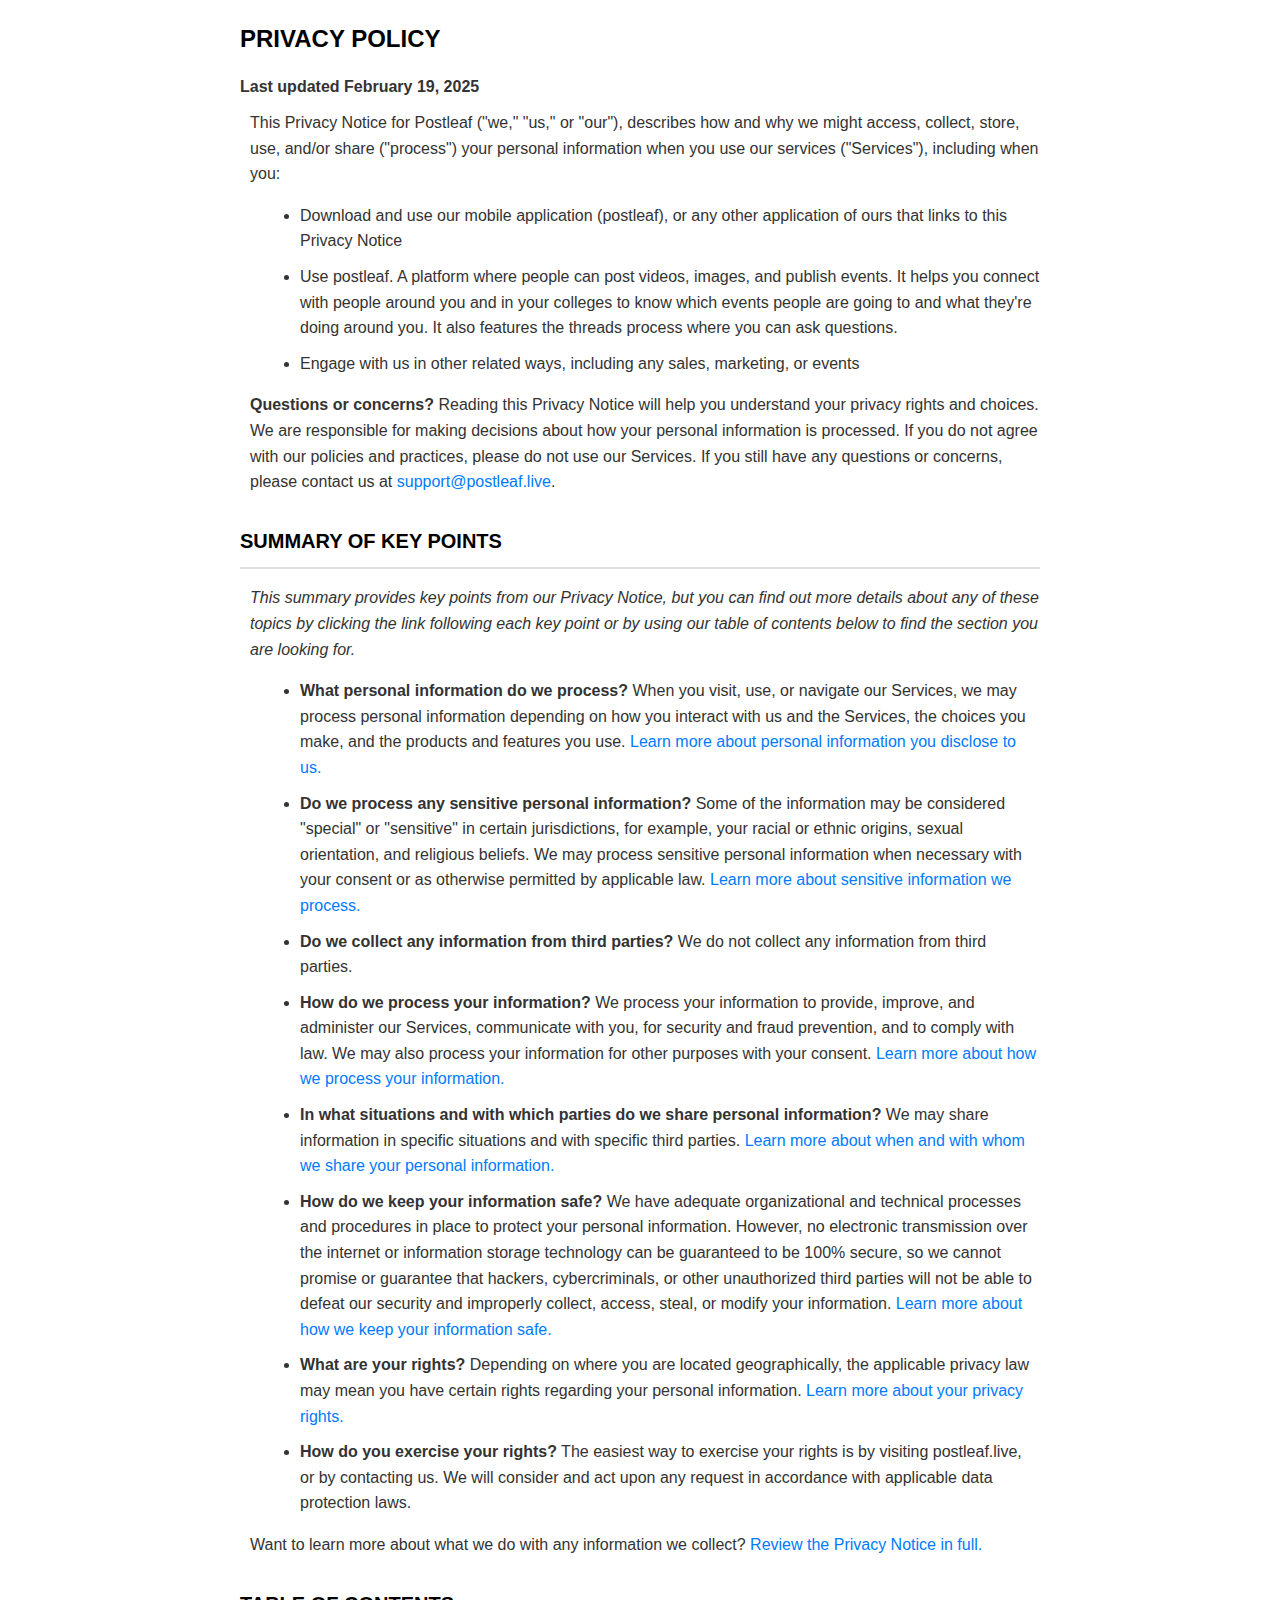
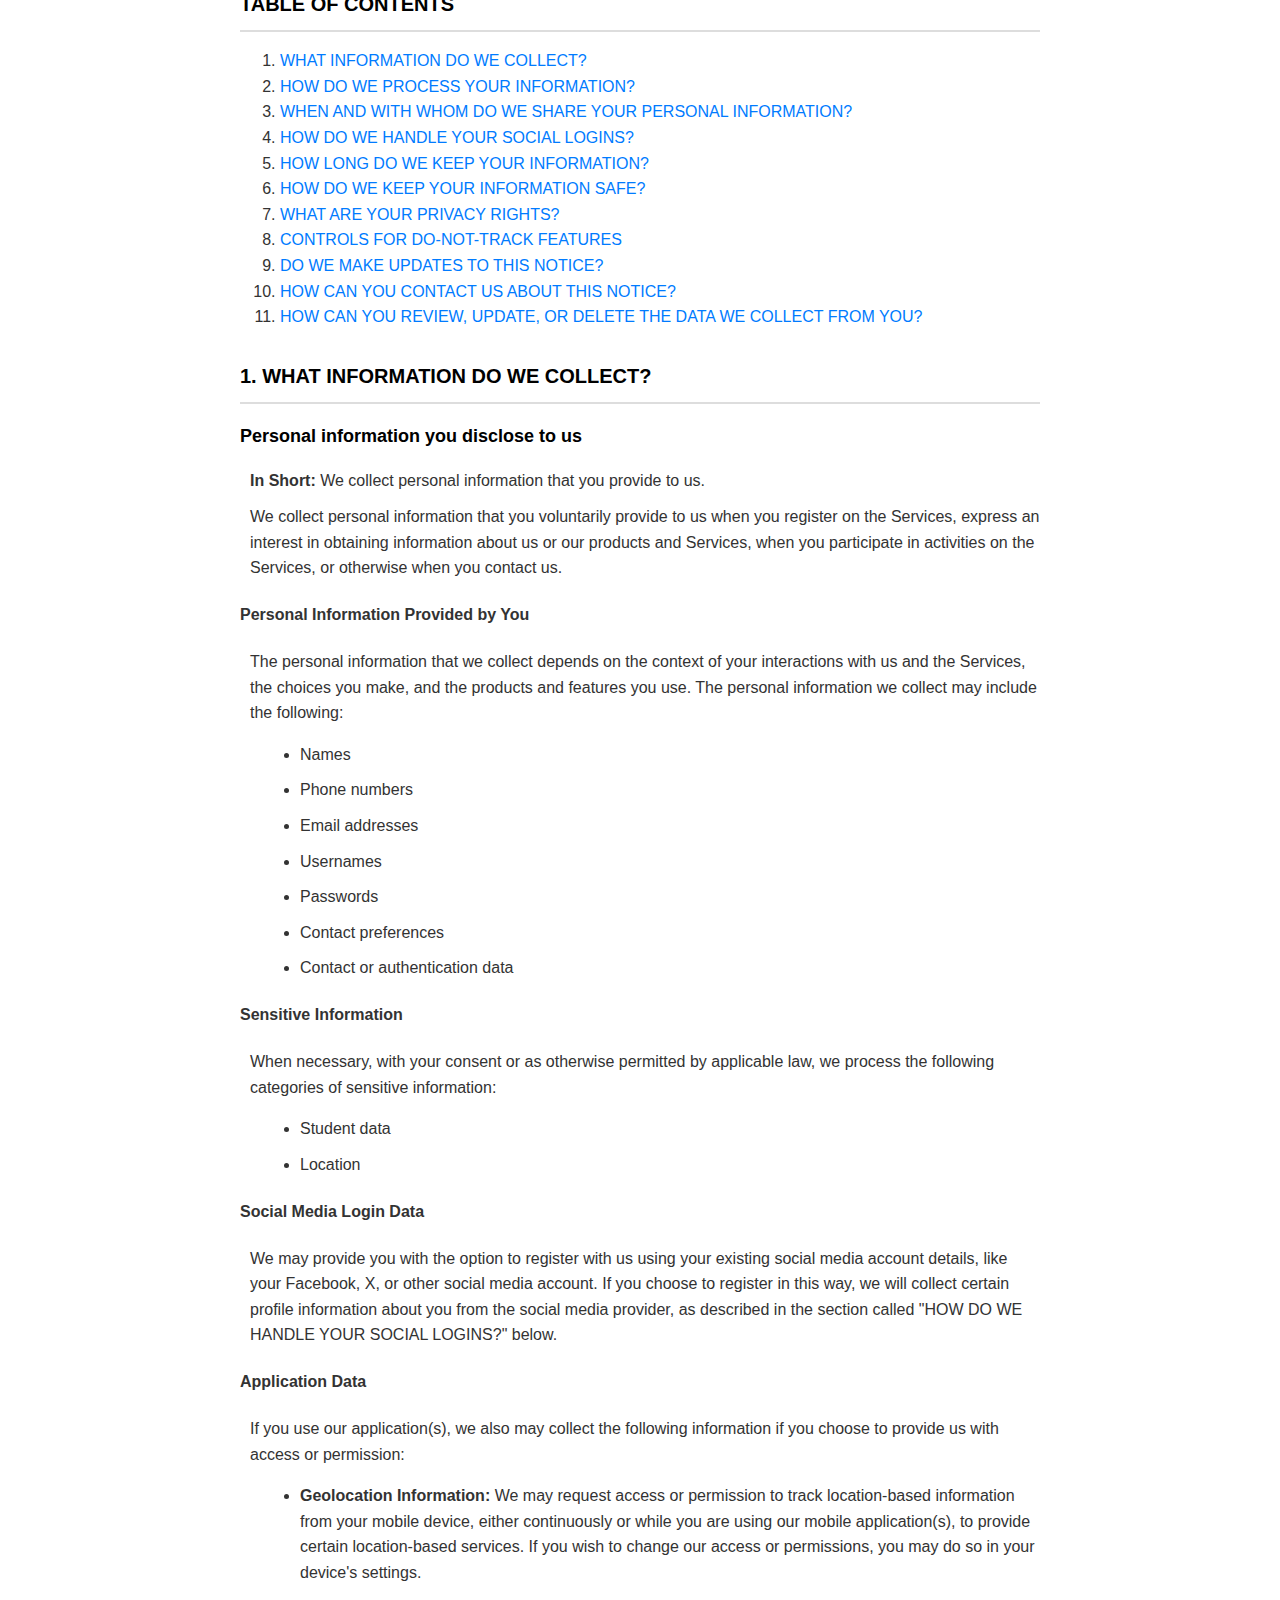
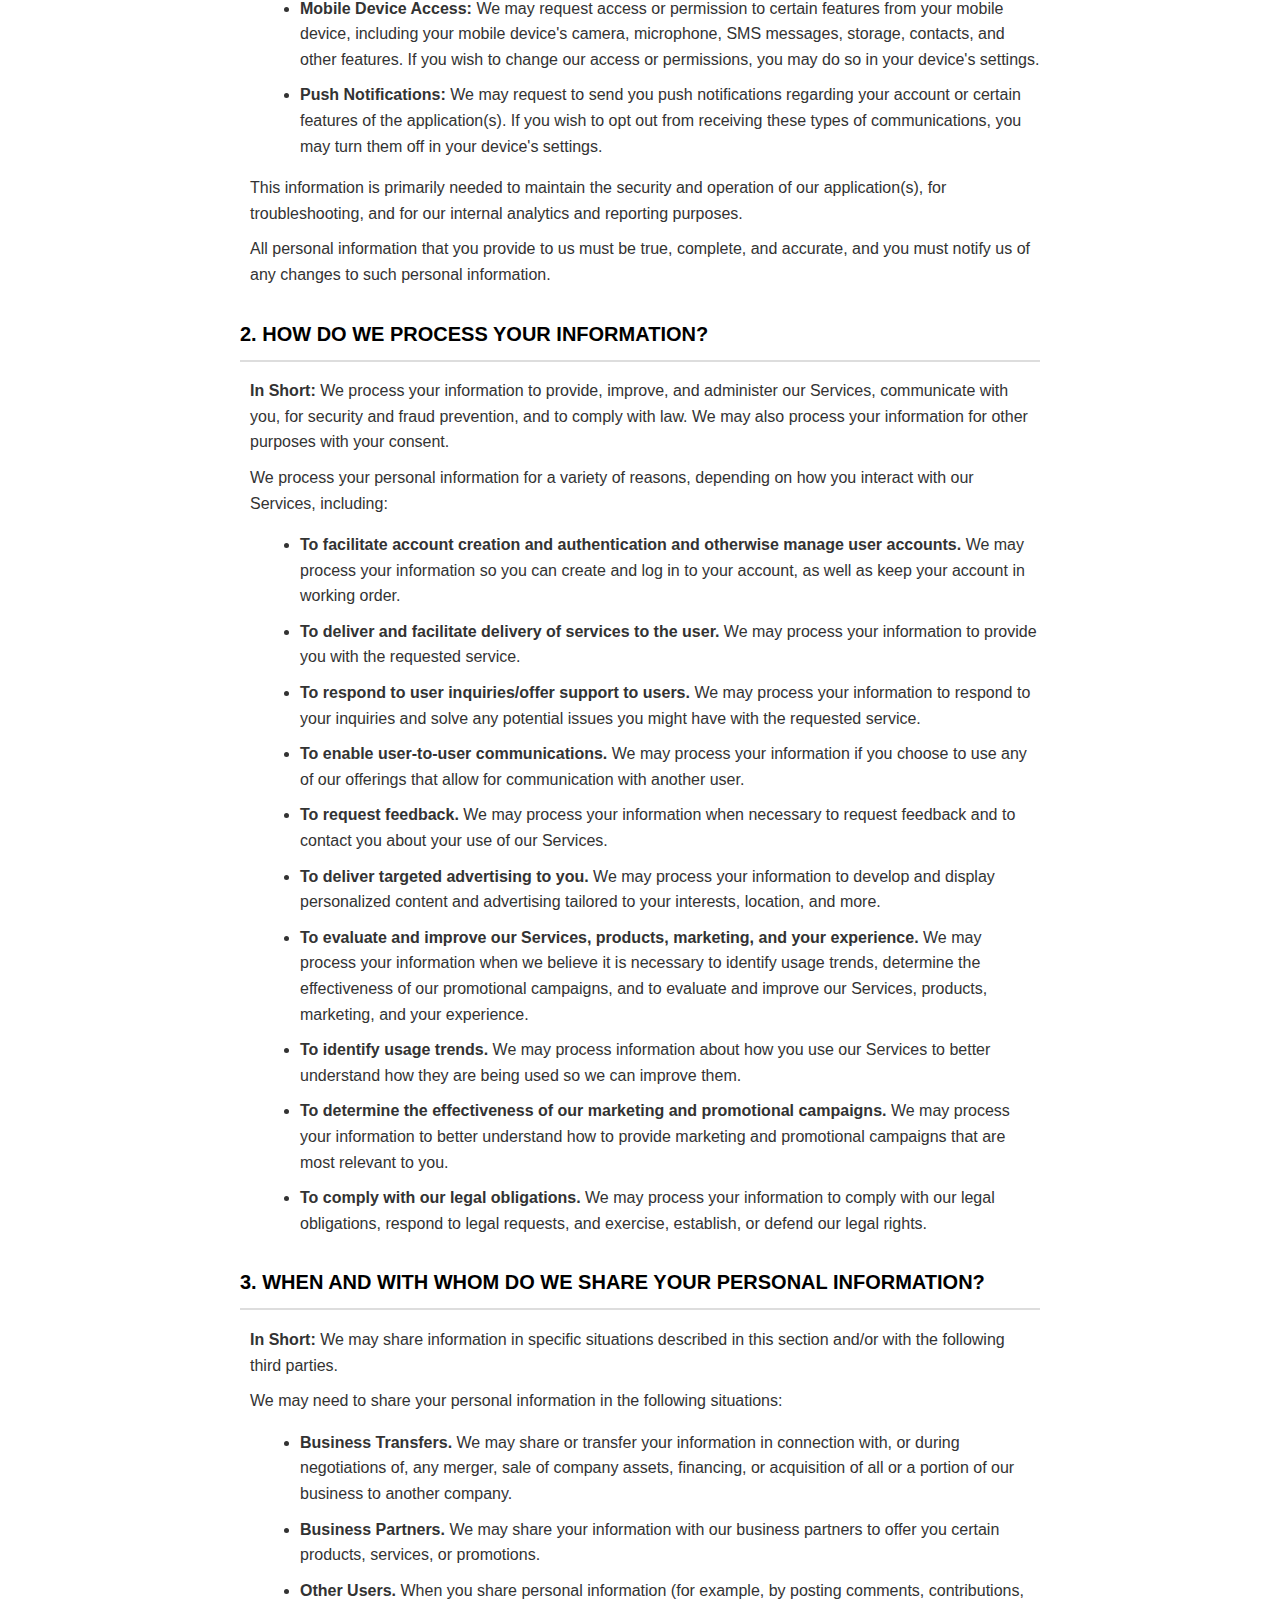
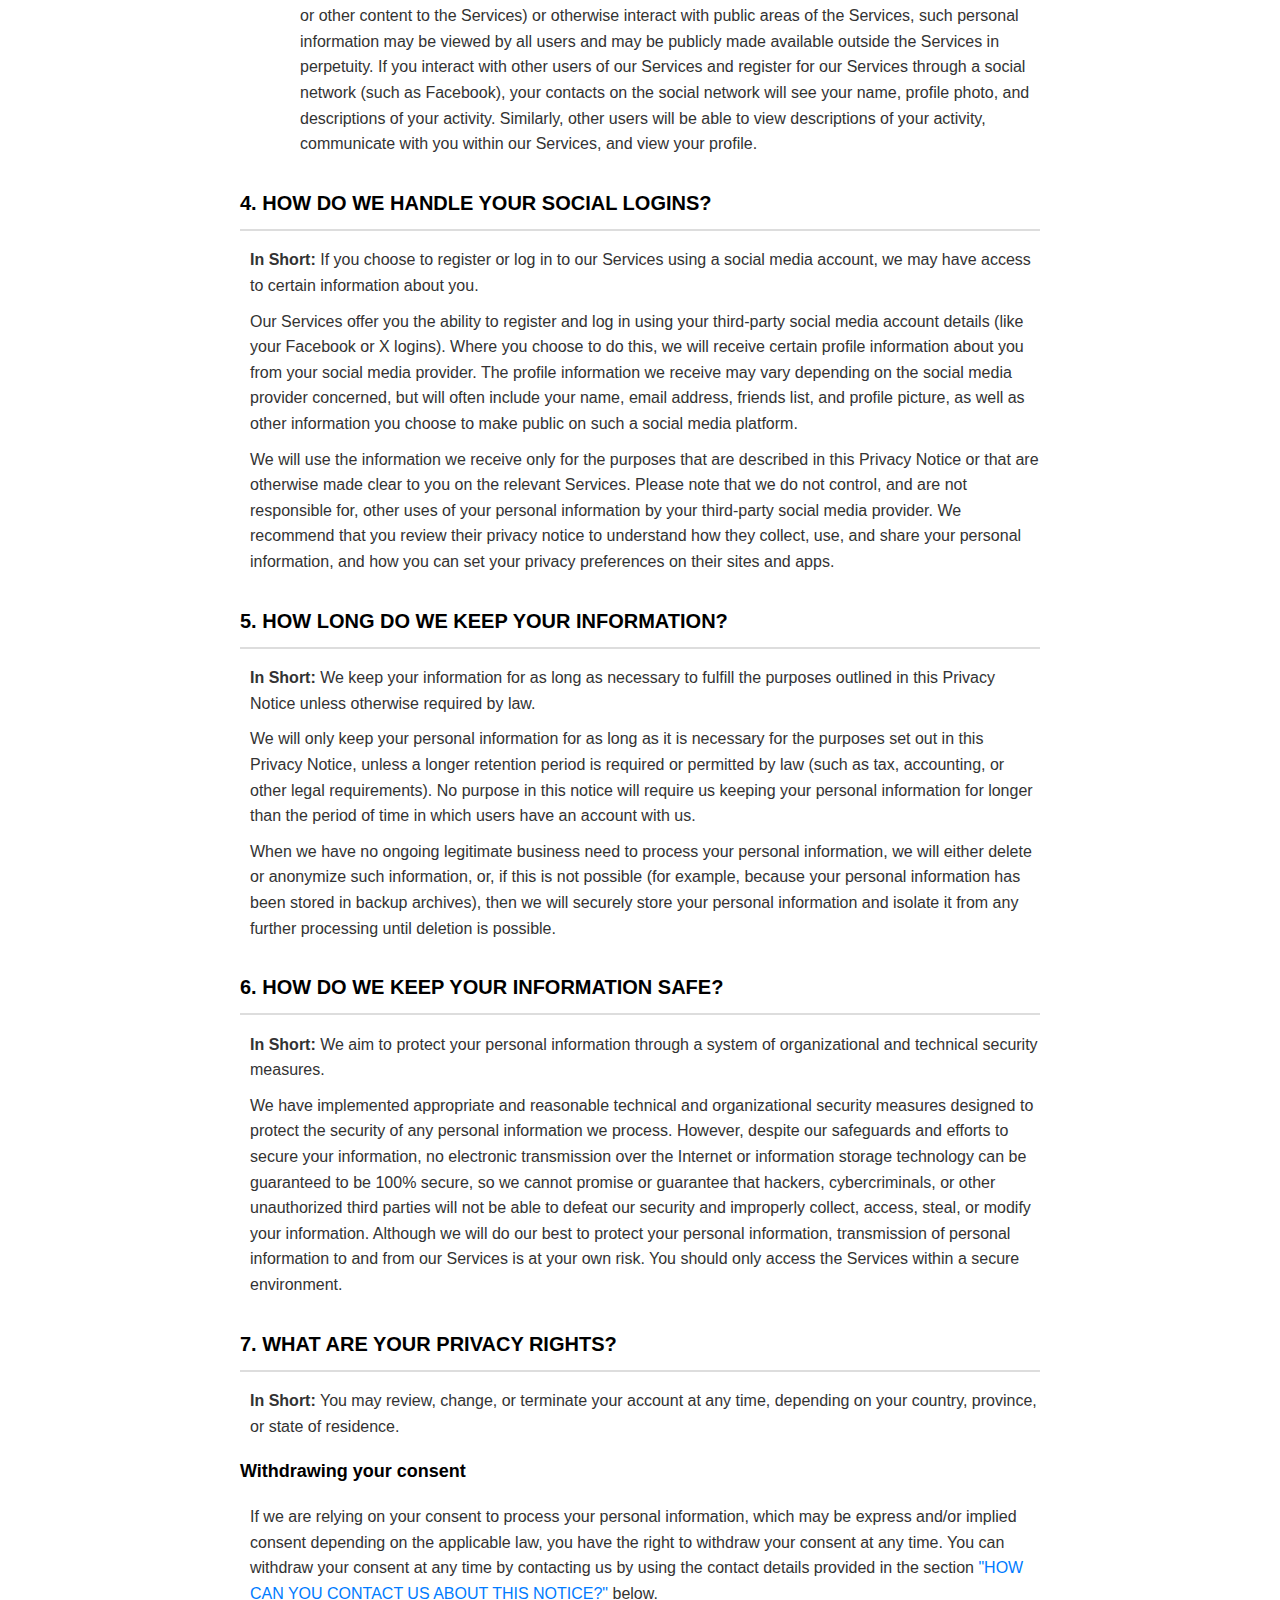
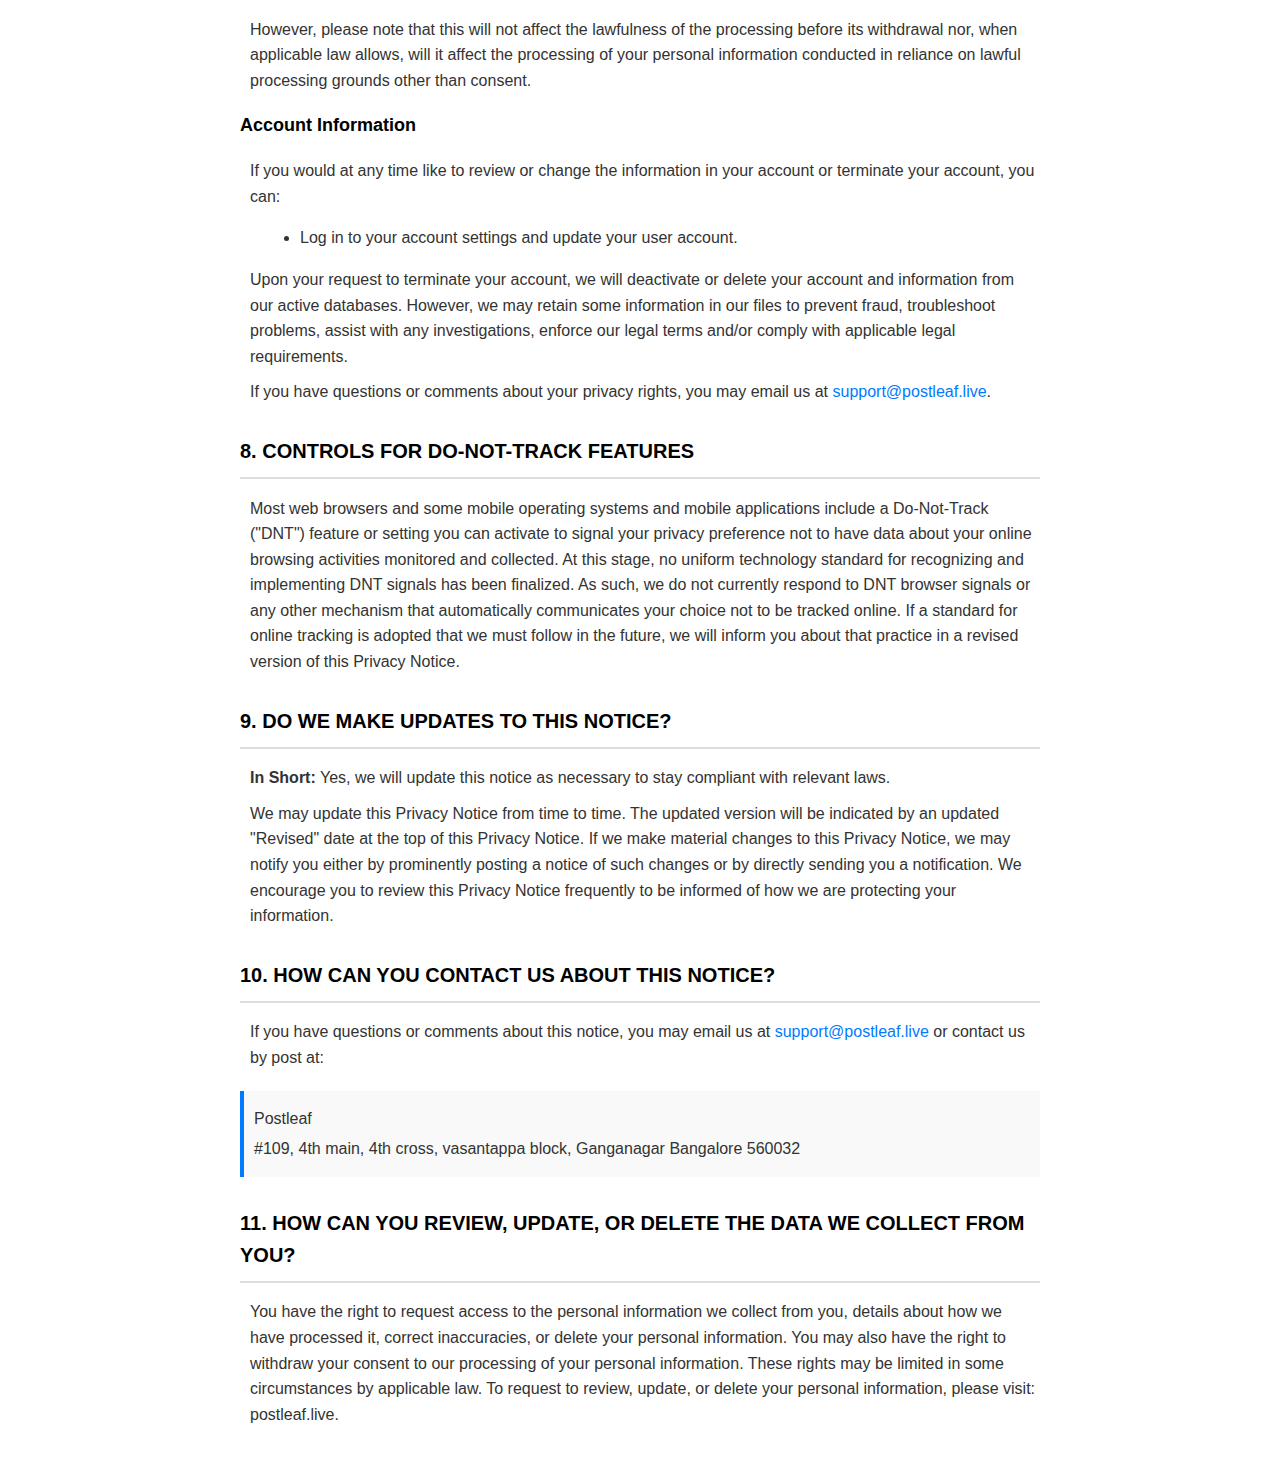
<file: privacypolicy.html>
<!DOCTYPE html>
<html lang="en">
<head>
    <meta charset="UTF-8">
    <meta name="viewport" content="width=device-width, initial-scale=1.0">
    <title>Privacy Policy - postleaf</title>
    <style>
        body {
            font-family: Arial, sans-serif;
            line-height: 1.6;
            margin: 20px;
            padding: 0;
            color: #333;
        }
        h1, h2, h3 {
            color: #000;
        }
        h1 {
            font-size: 24px;
        }
        h2 {
            font-size: 20px;
        }
        h3 {
            font-size: 18px;
        }
        p {
            margin: 10px 0;
        }
        a {
            color: #007BFF;
            text-decoration: none;
        }
        a:hover {
            text-decoration: underline;
        }
        .container {
            max-width: 800px;
            margin: 0 auto;
        }
        .section {
            margin-bottom: 30px;
        }
        .section h2 {
            border-bottom: 2px solid #ddd;
            padding-bottom: 10px;
        }
        .section p {
            margin-left: 10px;
        }
        .section ul {
            margin-left: 20px;
        }
        .section ul li {
            margin-bottom: 10px;
        }
        .contact-info {
            margin-top: 20px;
            padding: 10px;
            background-color: #f9f9f9;
            border-left: 4px solid #007BFF;
        }
        .contact-info p {
            margin: 5px 0;
        }
    </style>
</head>
<body>
    <div class="container">
        <h1>PRIVACY POLICY</h1>
        <p><strong>Last updated February 19, 2025</strong></p>

        <div class="section">
            <p>This Privacy Notice for Postleaf ("we," "us," or "our"), describes how and why we might access, collect, store, use, and/or share ("process") your personal information when you use our services ("Services"), including when you:</p>
            <ul>
                <li>Download and use our mobile application (postleaf), or any other application of ours that links to this Privacy Notice</li>
                <li>Use postleaf. A platform where people can post videos, images, and publish events. It helps you connect with people around you and in your colleges to know which events people are going to and what they're doing around you. It also features the threads process where you can ask questions.</li>
                <li>Engage with us in other related ways, including any sales, marketing, or events</li>
            </ul>
            <p><strong>Questions or concerns?</strong> Reading this Privacy Notice will help you understand your privacy rights and choices. We are responsible for making decisions about how your personal information is processed. If you do not agree with our policies and practices, please do not use our Services. If you still have any questions or concerns, please contact us at <a href="mailto:support@postleaf.live">support@postleaf.live</a>.</p>
        </div>

        <div class="section">
            <h2>SUMMARY OF KEY POINTS</h2>
            <p><em>This summary provides key points from our Privacy Notice, but you can find out more details about any of these topics by clicking the link following each key point or by using our table of contents below to find the section you are looking for.</em></p>
            <ul>
                <li><strong>What personal information do we process?</strong> When you visit, use, or navigate our Services, we may process personal information depending on how you interact with us and the Services, the choices you make, and the products and features you use. <a href="#what-info">Learn more about personal information you disclose to us.</a></li>
                <li><strong>Do we process any sensitive personal information?</strong> Some of the information may be considered "special" or "sensitive" in certain jurisdictions, for example, your racial or ethnic origins, sexual orientation, and religious beliefs. We may process sensitive personal information when necessary with your consent or as otherwise permitted by applicable law. <a href="#sensitive-info">Learn more about sensitive information we process.</a></li>
                <li><strong>Do we collect any information from third parties?</strong> We do not collect any information from third parties.</li>
                <li><strong>How do we process your information?</strong> We process your information to provide, improve, and administer our Services, communicate with you, for security and fraud prevention, and to comply with law. We may also process your information for other purposes with your consent. <a href="#how-process">Learn more about how we process your information.</a></li>
                <li><strong>In what situations and with which parties do we share personal information?</strong> We may share information in specific situations and with specific third parties. <a href="#share-info">Learn more about when and with whom we share your personal information.</a></li>
                <li><strong>How do we keep your information safe?</strong> We have adequate organizational and technical processes and procedures in place to protect your personal information. However, no electronic transmission over the internet or information storage technology can be guaranteed to be 100% secure, so we cannot promise or guarantee that hackers, cybercriminals, or other unauthorized third parties will not be able to defeat our security and improperly collect, access, steal, or modify your information. <a href="#info-safe">Learn more about how we keep your information safe.</a></li>
                <li><strong>What are your rights?</strong> Depending on where you are located geographically, the applicable privacy law may mean you have certain rights regarding your personal information. <a href="#privacy-rights">Learn more about your privacy rights.</a></li>
                <li><strong>How do you exercise your rights?</strong> The easiest way to exercise your rights is by visiting postleaf.live, or by contacting us. We will consider and act upon any request in accordance with applicable data protection laws.</li>
            </ul>
            <p>Want to learn more about what we do with any information we collect? <a href="#full-notice">Review the Privacy Notice in full.</a></p>
        </div>

        <div class="section">
            <h2>TABLE OF CONTENTS</h2>
            <ol>
                <li><a href="#what-info">WHAT INFORMATION DO WE COLLECT?</a></li>
                <li><a href="#how-process">HOW DO WE PROCESS YOUR INFORMATION?</a></li>
                <li><a href="#share-info">WHEN AND WITH WHOM DO WE SHARE YOUR PERSONAL INFORMATION?</a></li>
                <li><a href="#social-logins">HOW DO WE HANDLE YOUR SOCIAL LOGINS?</a></li>
                <li><a href="#keep-info">HOW LONG DO WE KEEP YOUR INFORMATION?</a></li>
                <li><a href="#info-safe">HOW DO WE KEEP YOUR INFORMATION SAFE?</a></li>
                <li><a href="#privacy-rights">WHAT ARE YOUR PRIVACY RIGHTS?</a></li>
                <li><a href="#do-not-track">CONTROLS FOR DO-NOT-TRACK FEATURES</a></li>
                <li><a href="#updates">DO WE MAKE UPDATES TO THIS NOTICE?</a></li>
                <li><a href="#contact">HOW CAN YOU CONTACT US ABOUT THIS NOTICE?</a></li>
                <li><a href="#review-data">HOW CAN YOU REVIEW, UPDATE, OR DELETE THE DATA WE COLLECT FROM YOU?</a></li>
            </ol>
        </div>

        <div class="section" id="what-info">
            <h2>1. WHAT INFORMATION DO WE COLLECT?</h2>
            <h3>Personal information you disclose to us</h3>
            <p><strong>In Short:</strong> We collect personal information that you provide to us.</p>
            <p>We collect personal information that you voluntarily provide to us when you register on the Services, express an interest in obtaining information about us or our products and Services, when you participate in activities on the Services, or otherwise when you contact us.</p>
            <h4>Personal Information Provided by You</h4>
            <p>The personal information that we collect depends on the context of your interactions with us and the Services, the choices you make, and the products and features you use. The personal information we collect may include the following:</p>
            <ul>
                <li>Names</li>
                <li>Phone numbers</li>
                <li>Email addresses</li>
                <li>Usernames</li>
                <li>Passwords</li>
                <li>Contact preferences</li>
                <li>Contact or authentication data</li>
            </ul>
            <h4>Sensitive Information</h4>
            <p>When necessary, with your consent or as otherwise permitted by applicable law, we process the following categories of sensitive information:</p>
            <ul>
                <li>Student data</li>
                <li>Location</li>
            </ul>
            <h4>Social Media Login Data</h4>
            <p>We may provide you with the option to register with us using your existing social media account details, like your Facebook, X, or other social media account. If you choose to register in this way, we will collect certain profile information about you from the social media provider, as described in the section called "HOW DO WE HANDLE YOUR SOCIAL LOGINS?" below.</p>
            <h4>Application Data</h4>
            <p>If you use our application(s), we also may collect the following information if you choose to provide us with access or permission:</p>
            <ul>
                <li><strong>Geolocation Information:</strong> We may request access or permission to track location-based information from your mobile device, either continuously or while you are using our mobile application(s), to provide certain location-based services. If you wish to change our access or permissions, you may do so in your device's settings.</li>
                <li><strong>Mobile Device Access:</strong> We may request access or permission to certain features from your mobile device, including your mobile device's camera, microphone, SMS messages, storage, contacts, and other features. If you wish to change our access or permissions, you may do so in your device's settings.</li>
                <li><strong>Push Notifications:</strong> We may request to send you push notifications regarding your account or certain features of the application(s). If you wish to opt out from receiving these types of communications, you may turn them off in your device's settings.</li>
            </ul>
            <p>This information is primarily needed to maintain the security and operation of our application(s), for troubleshooting, and for our internal analytics and reporting purposes.</p>
            <p>All personal information that you provide to us must be true, complete, and accurate, and you must notify us of any changes to such personal information.</p>
        </div>

        <div class="section" id="how-process">
            <h2>2. HOW DO WE PROCESS YOUR INFORMATION?</h2>
            <p><strong>In Short:</strong> We process your information to provide, improve, and administer our Services, communicate with you, for security and fraud prevention, and to comply with law. We may also process your information for other purposes with your consent.</p>
            <p>We process your personal information for a variety of reasons, depending on how you interact with our Services, including:</p>
            <ul>
                <li><strong>To facilitate account creation and authentication and otherwise manage user accounts.</strong> We may process your information so you can create and log in to your account, as well as keep your account in working order.</li>
                <li><strong>To deliver and facilitate delivery of services to the user.</strong> We may process your information to provide you with the requested service.</li>
                <li><strong>To respond to user inquiries/offer support to users.</strong> We may process your information to respond to your inquiries and solve any potential issues you might have with the requested service.</li>
                <li><strong>To enable user-to-user communications.</strong> We may process your information if you choose to use any of our offerings that allow for communication with another user.</li>
                <li><strong>To request feedback.</strong> We may process your information when necessary to request feedback and to contact you about your use of our Services.</li>
                <li><strong>To deliver targeted advertising to you.</strong> We may process your information to develop and display personalized content and advertising tailored to your interests, location, and more.</li>
                <li><strong>To evaluate and improve our Services, products, marketing, and your experience.</strong> We may process your information when we believe it is necessary to identify usage trends, determine the effectiveness of our promotional campaigns, and to evaluate and improve our Services, products, marketing, and your experience.</li>
                <li><strong>To identify usage trends.</strong> We may process information about how you use our Services to better understand how they are being used so we can improve them.</li>
                <li><strong>To determine the effectiveness of our marketing and promotional campaigns.</strong> We may process your information to better understand how to provide marketing and promotional campaigns that are most relevant to you.</li>
                <li><strong>To comply with our legal obligations.</strong> We may process your information to comply with our legal obligations, respond to legal requests, and exercise, establish, or defend our legal rights.</li>
            </ul>
        </div>

        <div class="section" id="share-info">
            <h2>3. WHEN AND WITH WHOM DO WE SHARE YOUR PERSONAL INFORMATION?</h2>
            <p><strong>In Short:</strong> We may share information in specific situations described in this section and/or with the following third parties.</p>
            <p>We may need to share your personal information in the following situations:</p>
            <ul>
                <li><strong>Business Transfers.</strong> We may share or transfer your information in connection with, or during negotiations of, any merger, sale of company assets, financing, or acquisition of all or a portion of our business to another company.</li>
                <li><strong>Business Partners.</strong> We may share your information with our business partners to offer you certain products, services, or promotions.</li>
                <li><strong>Other Users.</strong> When you share personal information (for example, by posting comments, contributions, or other content to the Services) or otherwise interact with public areas of the Services, such personal information may be viewed by all users and may be publicly made available outside the Services in perpetuity. If you interact with other users of our Services and register for our Services through a social network (such as Facebook), your contacts on the social network will see your name, profile photo, and descriptions of your activity. Similarly, other users will be able to view descriptions of your activity, communicate with you within our Services, and view your profile.</li>
            </ul>
        </div>

        <div class="section" id="social-logins">
            <h2>4. HOW DO WE HANDLE YOUR SOCIAL LOGINS?</h2>
            <p><strong>In Short:</strong> If you choose to register or log in to our Services using a social media account, we may have access to certain information about you.</p>
            <p>Our Services offer you the ability to register and log in using your third-party social media account details (like your Facebook or X logins). Where you choose to do this, we will receive certain profile information about you from your social media provider. The profile information we receive may vary depending on the social media provider concerned, but will often include your name, email address, friends list, and profile picture, as well as other information you choose to make public on such a social media platform.</p>
            <p>We will use the information we receive only for the purposes that are described in this Privacy Notice or that are otherwise made clear to you on the relevant Services. Please note that we do not control, and are not responsible for, other uses of your personal information by your third-party social media provider. We recommend that you review their privacy notice to understand how they collect, use, and share your personal information, and how you can set your privacy preferences on their sites and apps.</p>
        </div>

        <div class="section" id="keep-info">
            <h2>5. HOW LONG DO WE KEEP YOUR INFORMATION?</h2>
            <p><strong>In Short:</strong> We keep your information for as long as necessary to fulfill the purposes outlined in this Privacy Notice unless otherwise required by law.</p>
            <p>We will only keep your personal information for as long as it is necessary for the purposes set out in this Privacy Notice, unless a longer retention period is required or permitted by law (such as tax, accounting, or other legal requirements). No purpose in this notice will require us keeping your personal information for longer than the period of time in which users have an account with us.</p>
            <p>When we have no ongoing legitimate business need to process your personal information, we will either delete or anonymize such information, or, if this is not possible (for example, because your personal information has been stored in backup archives), then we will securely store your personal information and isolate it from any further processing until deletion is possible.</p>
        </div>

        <div class="section" id="info-safe">
            <h2>6. HOW DO WE KEEP YOUR INFORMATION SAFE?</h2>
            <p><strong>In Short:</strong> We aim to protect your personal information through a system of organizational and technical security measures.</p>
            <p>We have implemented appropriate and reasonable technical and organizational security measures designed to protect the security of any personal information we process. However, despite our safeguards and efforts to secure your information, no electronic transmission over the Internet or information storage technology can be guaranteed to be 100% secure, so we cannot promise or guarantee that hackers, cybercriminals, or other unauthorized third parties will not be able to defeat our security and improperly collect, access, steal, or modify your information. Although we will do our best to protect your personal information, transmission of personal information to and from our Services is at your own risk. You should only access the Services within a secure environment.</p>
        </div>

        <div class="section" id="privacy-rights">
            <h2>7. WHAT ARE YOUR PRIVACY RIGHTS?</h2>
            <p><strong>In Short:</strong> You may review, change, or terminate your account at any time, depending on your country, province, or state of residence.</p>
            <h3>Withdrawing your consent</h3>
            <p>If we are relying on your consent to process your personal information, which may be express and/or implied consent depending on the applicable law, you have the right to withdraw your consent at any time. You can withdraw your consent at any time by contacting us by using the contact details provided in the section <a href="#contact">"HOW CAN YOU CONTACT US ABOUT THIS NOTICE?"</a> below.</p>
            <p>However, please note that this will not affect the lawfulness of the processing before its withdrawal nor, when applicable law allows, will it affect the processing of your personal information conducted in reliance on lawful processing grounds other than consent.</p>
            <h3>Account Information</h3>
            <p>If you would at any time like to review or change the information in your account or terminate your account, you can:</p>
            <ul>
                <li>Log in to your account settings and update your user account.</li>
            </ul>
            <p>Upon your request to terminate your account, we will deactivate or delete your account and information from our active databases. However, we may retain some information in our files to prevent fraud, troubleshoot problems, assist with any investigations, enforce our legal terms and/or comply with applicable legal requirements.</p>
            <p>If you have questions or comments about your privacy rights, you may email us at <a href="mailto:support@postleaf.live">support@postleaf.live</a>.</p>
        </div>

        <div class="section" id="do-not-track">
            <h2>8. CONTROLS FOR DO-NOT-TRACK FEATURES</h2>
            <p>Most web browsers and some mobile operating systems and mobile applications include a Do-Not-Track ("DNT") feature or setting you can activate to signal your privacy preference not to have data about your online browsing activities monitored and collected. At this stage, no uniform technology standard for recognizing and implementing DNT signals has been finalized. As such, we do not currently respond to DNT browser signals or any other mechanism that automatically communicates your choice not to be tracked online. If a standard for online tracking is adopted that we must follow in the future, we will inform you about that practice in a revised version of this Privacy Notice.</p>
        </div>

        <div class="section" id="updates">
            <h2>9. DO WE MAKE UPDATES TO THIS NOTICE?</h2>
            <p><strong>In Short:</strong> Yes, we will update this notice as necessary to stay compliant with relevant laws.</p>
            <p>We may update this Privacy Notice from time to time. The updated version will be indicated by an updated "Revised" date at the top of this Privacy Notice. If we make material changes to this Privacy Notice, we may notify you either by prominently posting a notice of such changes or by directly sending you a notification. We encourage you to review this Privacy Notice frequently to be informed of how we are protecting your information.</p>
        </div>

        <div class="section" id="contact">
            <h2>10. HOW CAN YOU CONTACT US ABOUT THIS NOTICE?</h2>
            <p>If you have questions or comments about this notice, you may email us at <a href="mailto:support@postleaf.live">support@postleaf.live</a> or contact us by post at:</p>
            <div class="contact-info">
                <p>Postleaf</p>
                <p>#109, 4th main, 4th cross, vasantappa block, Ganganagar Bangalore 560032</p>
            </div>
        </div>

        <div class="section" id="review-data">
            <h2>11. HOW CAN YOU REVIEW, UPDATE, OR DELETE THE DATA WE COLLECT FROM YOU?</h2>
            <p>You have the right to request access to the personal information we collect from you, details about how we have processed it, correct inaccuracies, or delete your personal information. You may also have the right to withdraw your consent to our processing of your personal information. These rights may be limited in some circumstances by applicable law. To request to review, update, or delete your personal information, please visit: postleaf.live.</p>
        </div>
    </div>
</body>
</html>
</file>
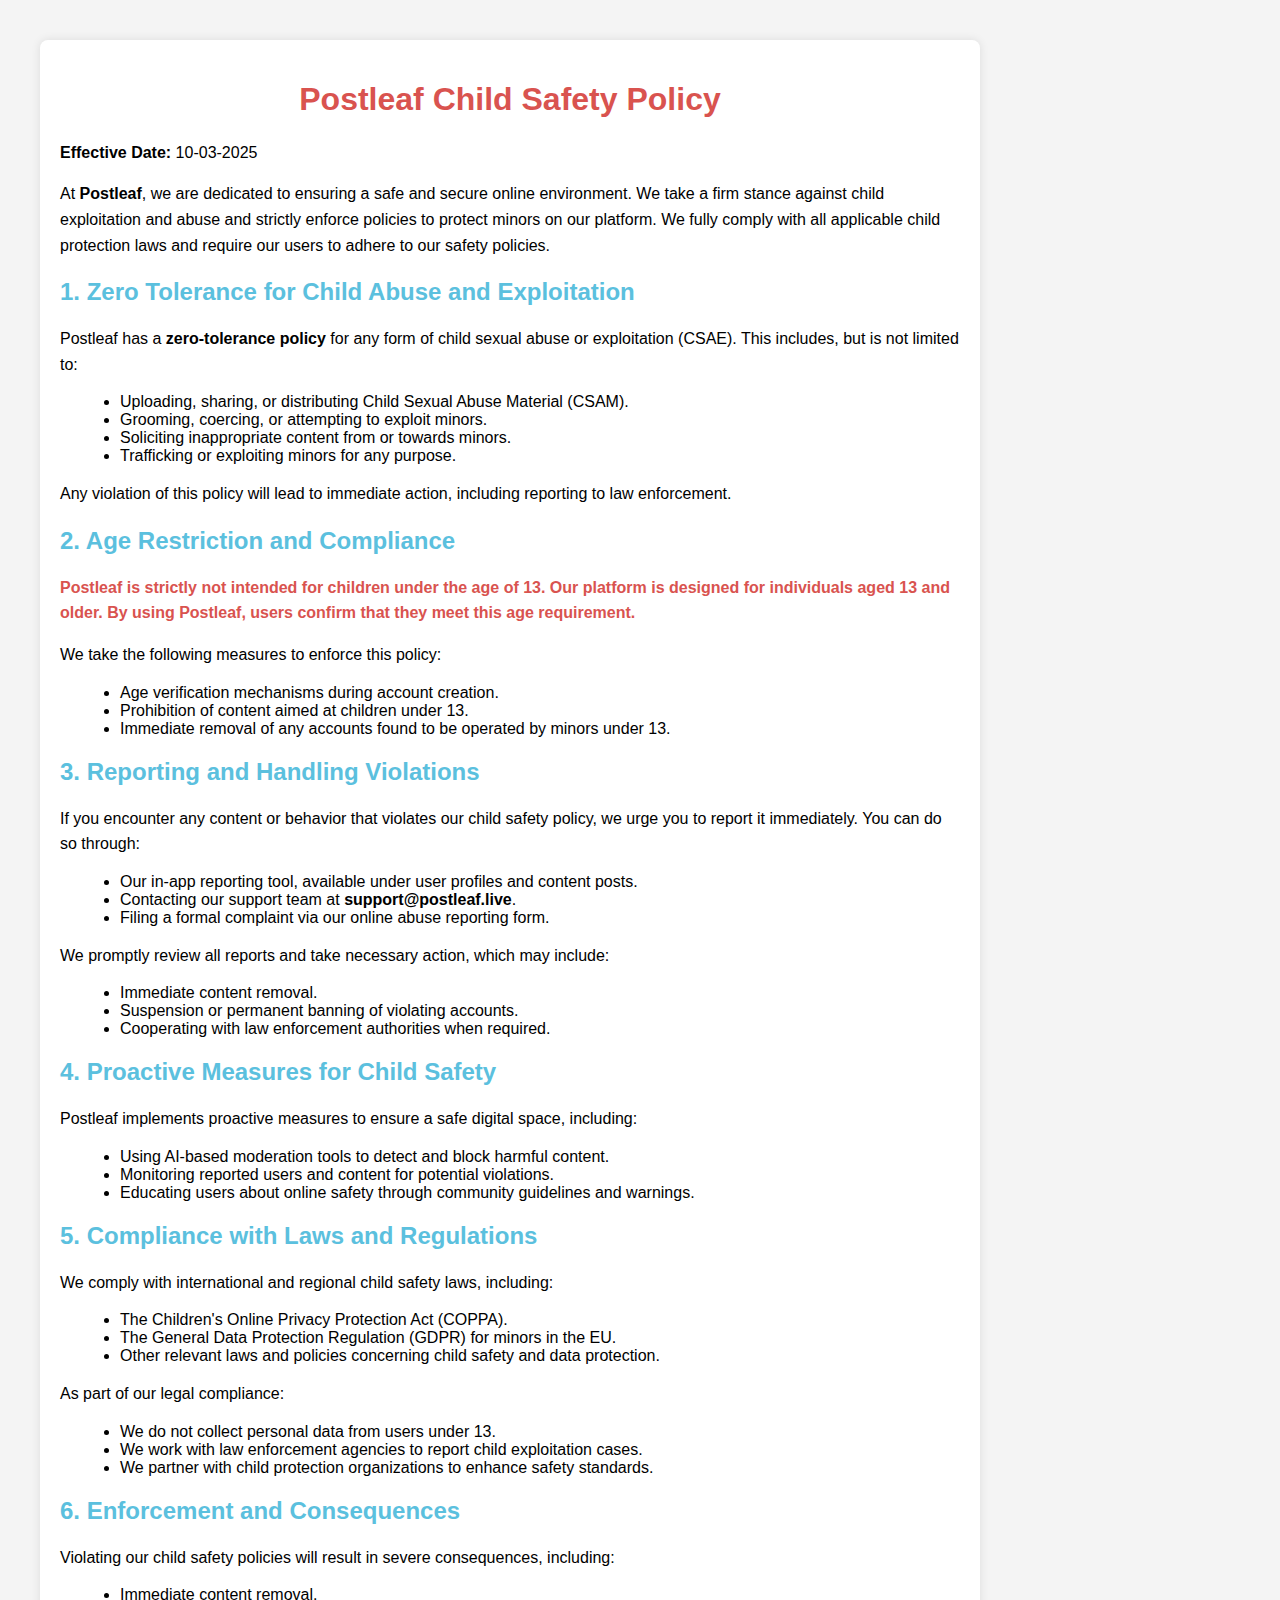
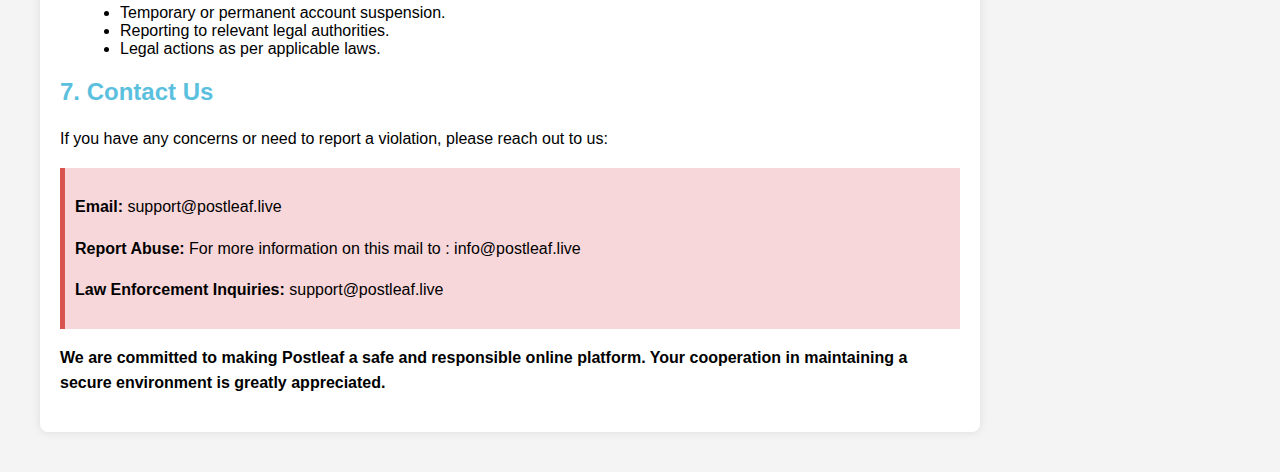
<file: safetystandards.html>
<!DOCTYPE html>
<html lang="en">
<head>
    <meta charset="UTF-8">
    <meta name="viewport" content="width=device-width, initial-scale=1.0">
    <title>Child Safety Policy - Postleaf</title>
    <style>
        body {
            font-family: Arial, sans-serif;
            margin: 20px;
            padding: 20px;
            background-color: #f4f4f4;
        }
        .container {
            max-width: 900px;
            background: white;
            padding: 20px;
            border-radius: 8px;
            box-shadow: 0 0 10px rgba(0, 0, 0, 0.1);
        }
        h1 {
            color: #d9534f;
            text-align: center;
        }
        h2 {
            color: #5bc0de;
            margin-top: 20px;
        }
        p {
            line-height: 1.6;
        }
        .important {
            font-weight: bold;
            color: #d9534f;
        }
        ul {
            margin-left: 20px;
        }
        .contact {
            background-color: #f8d7da;
            padding: 10px;
            border-left: 5px solid #d9534f;
        }
    </style>
</head>
<body>

    <div class="container">
        <h1>Postleaf Child Safety Policy</h1>

        <p><strong>Effective Date:</strong> 10-03-2025</p>

        <p>At <strong>Postleaf</strong>, we are dedicated to ensuring a safe and secure online environment. We take a firm stance against child exploitation and abuse and strictly enforce policies to protect minors on our platform. We fully comply with all applicable child protection laws and require our users to adhere to our safety policies.</p>

        <h2>1. Zero Tolerance for Child Abuse and Exploitation</h2>
        <p>Postleaf has a <strong>zero-tolerance policy</strong> for any form of child sexual abuse or exploitation (CSAE). This includes, but is not limited to:</p>
        <ul>
            <li>Uploading, sharing, or distributing Child Sexual Abuse Material (CSAM).</li>
            <li>Grooming, coercing, or attempting to exploit minors.</li>
            <li>Soliciting inappropriate content from or towards minors.</li>
            <li>Trafficking or exploiting minors for any purpose.</li>
        </ul>
        <p>Any violation of this policy will lead to immediate action, including reporting to law enforcement.</p>

        <h2>2. Age Restriction and Compliance</h2>
        <p class="important">Postleaf is strictly <strong>not intended for children under the age of 13</strong>. Our platform is designed for individuals aged 13 and older. By using Postleaf, users confirm that they meet this age requirement.</p>
        <p>We take the following measures to enforce this policy:</p>
        <ul>
            <li>Age verification mechanisms during account creation.</li>
            <li>Prohibition of content aimed at children under 13.</li>
            <li>Immediate removal of any accounts found to be operated by minors under 13.</li>
        </ul>

        <h2>3. Reporting and Handling Violations</h2>
        <p>If you encounter any content or behavior that violates our child safety policy, we urge you to report it immediately. You can do so through:</p>
        <ul>
            <li>Our in-app reporting tool, available under user profiles and content posts.</li>
            <li>Contacting our support team at <strong>support@postleaf.live</strong>.</li>
            <li>Filing a formal complaint via our online abuse reporting form.</li>
        </ul>
        <p>We promptly review all reports and take necessary action, which may include:</p>
        <ul>
            <li>Immediate content removal.</li>
            <li>Suspension or permanent banning of violating accounts.</li>
            <li>Cooperating with law enforcement authorities when required.</li>
        </ul>

        <h2>4. Proactive Measures for Child Safety</h2>
        <p>Postleaf implements proactive measures to ensure a safe digital space, including:</p>
        <ul>
            <li>Using AI-based moderation tools to detect and block harmful content.</li>
            <li>Monitoring reported users and content for potential violations.</li>
            <li>Educating users about online safety through community guidelines and warnings.</li>
        </ul>

        <h2>5. Compliance with Laws and Regulations</h2>
        <p>We comply with international and regional child safety laws, including:</p>
        <ul>
            <li>The Children's Online Privacy Protection Act (COPPA).</li>
            <li>The General Data Protection Regulation (GDPR) for minors in the EU.</li>
            <li>Other relevant laws and policies concerning child safety and data protection.</li>
        </ul>
        <p>As part of our legal compliance:</p>
        <ul>
            <li>We do not collect personal data from users under 13.</li>
            <li>We work with law enforcement agencies to report child exploitation cases.</li>
            <li>We partner with child protection organizations to enhance safety standards.</li>
        </ul>

        <h2>6. Enforcement and Consequences</h2>
        <p>Violating our child safety policies will result in severe consequences, including:</p>
        <ul>
            <li>Immediate content removal.</li>
            <li>Temporary or permanent account suspension.</li>
            <li>Reporting to relevant legal authorities.</li>
            <li>Legal actions as per applicable laws.</li>
        </ul>

        <h2>7. Contact Us</h2>
        <p>If you have any concerns or need to report a violation, please reach out to us:</p>
        <div class="contact">
            <p><strong>Email:</strong> support@postleaf.live</p>
            <p><strong>Report Abuse:</strong> For more information on this mail to : info@postleaf.live</p>
            <p><strong>Law Enforcement Inquiries:</strong> support@postleaf.live</p>
        </div>

        <p><strong>We are committed to making Postleaf a safe and responsible online platform. Your cooperation in maintaining a secure environment is greatly appreciated.</strong></p>
    </div>

</body>
</html>
</file>
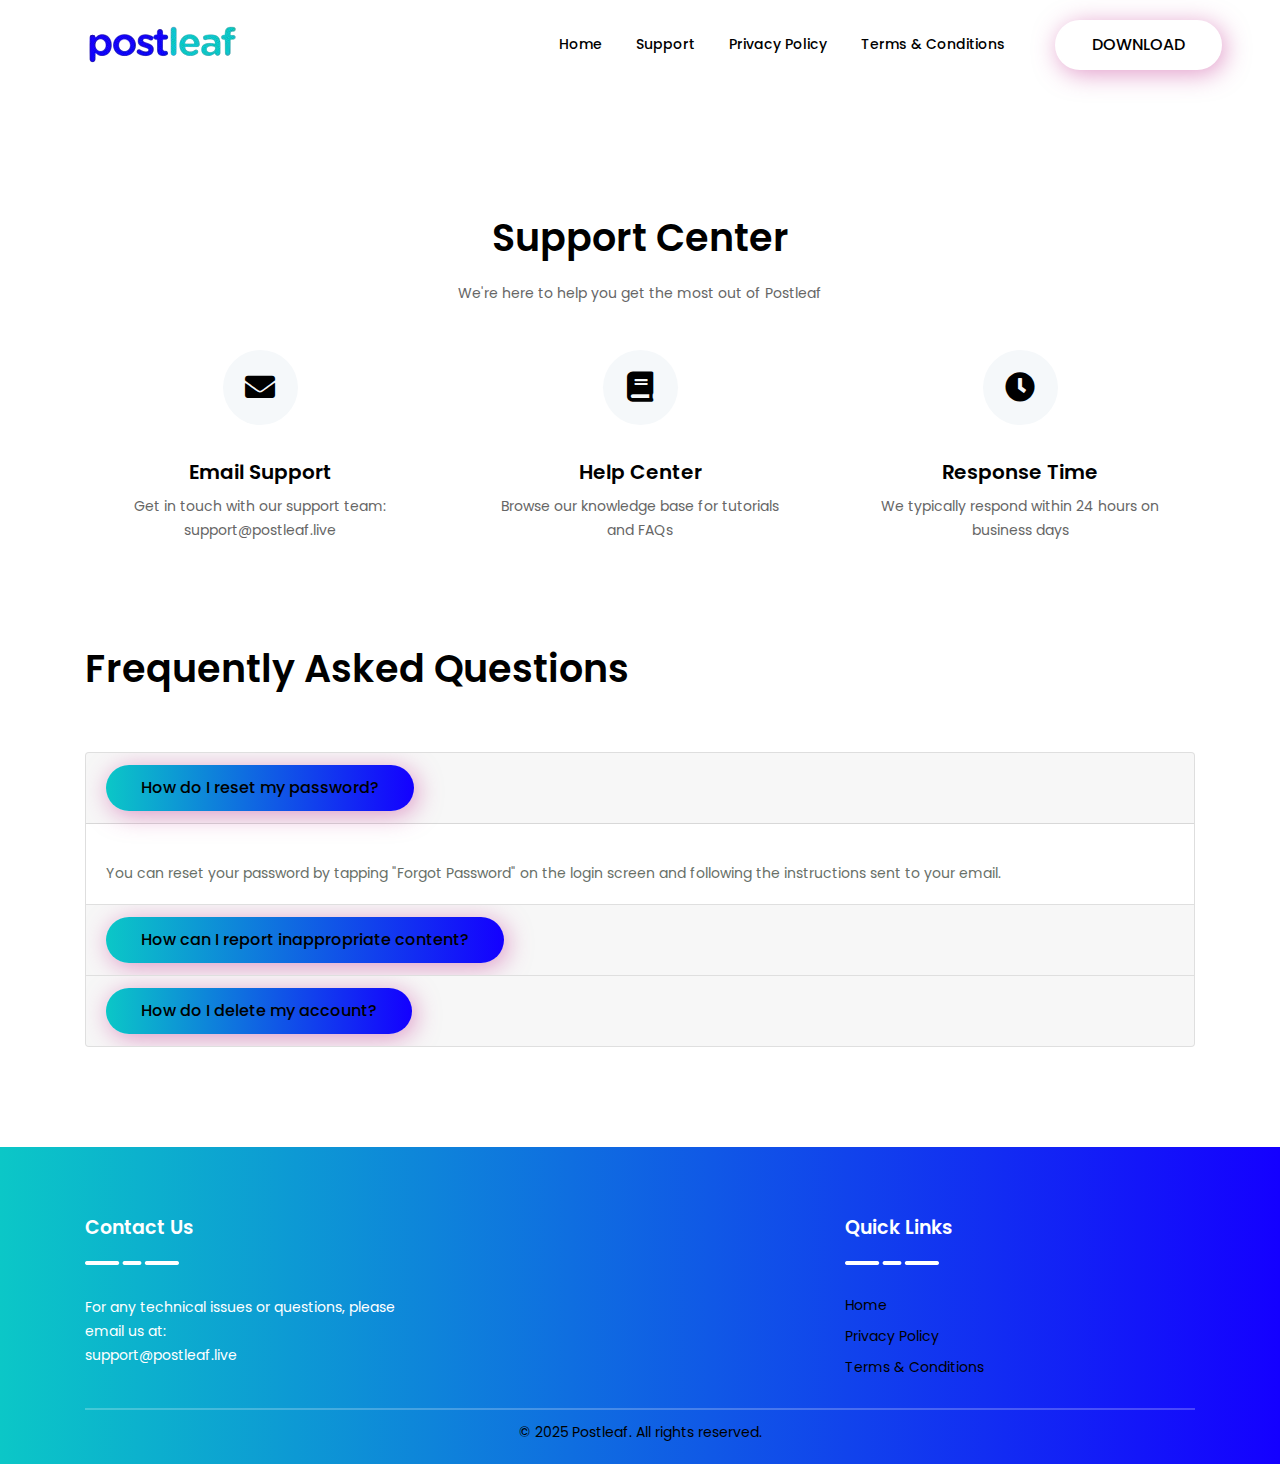
<file: support.html>
<!doctype html>
<html class="no-js" lang="zxx">
<head>
    <meta charset="utf-8">
    <meta http-equiv="x-ua-compatible" content="ie=edge">
    <title>Postleaf - Support</title>
    <meta name="description" content="Get help and support for the Postleaf social media app">
    <meta name="viewport" content="width=device-width, initial-scale=1">
    <link rel="shortcut icon" type="image/x-icon" href="img/favicon.ico">

    <!-- CSS here -->
    <link rel="stylesheet" href="css/bootstrap.min.css">
    <link rel="stylesheet" href="css/animate.min.css">
    <link rel="stylesheet" href="css/magnific-popup.css">
    <link rel="stylesheet" href="fontawesome/css/all.min.css">
    <link rel="stylesheet" href="css/dripicons.css">
    <link rel="stylesheet" href="css/slick.css">
    <link rel="stylesheet" href="css/default.css">
    <link rel="stylesheet" href="css/swiper.css">
    <link rel="stylesheet" href="css/style.css">
    <link rel="stylesheet" href="css/responsive.css">
    <style>
        .main-menu ul li a {
            color: #000000;
            transition: all 0.3s ease;
        }
        .main-menu ul li a:hover {
            color: #1400ff;
        }
        .footer-link ul li a {
            color: #000000;
            transition: all 0.3s ease;
        }
        .footer-link ul li a:hover {
            color: #1400ff;
        }
        .btn.btn-link {
            color: #000000;
        }
        .btn.btn-link:hover {
            color: #1400ff;
        }
        .copyright-text p {
            color: #000000;
        }
    </style>
</head>
<body>
    <!-- header -->
    <header class="header-area">            
        <div id="header-sticky" class="menu-area">
            <div class="container">
                <div class="second-menu">
                    <div class="row align-items-center">
                        <div class="col-xl-2 col-lg-2">
                            <div class="logo">
                                <a href="index.html"><img src="img/logo/logo.bg.png" alt="logo"></a>
                            </div>
                        </div>
                        <div class="col-xl-8 col-lg-9">
                            <div class="responsive"><i class="icon dripicons-align-right"></i></div>
                            <div class="main-menu text-right text-xl-right">
                                <nav id="mobile-menu">
                                    <ul>
                                        <li><a href="index.html">Home</a></li>
                                        <li class="has-sub"><a href="#support">Support</a></li>
                                        <li><a href="privacypolicy.html">Privacy Policy</a></li>
                                        <li><a href="tandc.html">Terms & Conditions</a></li>
                                    </ul>
                                </nav>
                            </div>
                        </div>
                        <div class="col-xl-2 text-right d-none d-xl-block">
                            <div class="header-btn second-header-btn">
                                <a href="#" class="btn">Download</a>
                            </div>
                        </div>
                    </div>
                </div>
            </div>
        </div>
    </header>
    <!-- header-end -->

    <!-- main-area -->
    <main>
        <section id="support" class="services-area services-bg pt-120 pb-100">
            <div class="container">
                <div class="row justify-content-center">
                    <div class="col-xl-7 col-lg-10">
                        <div class="section-title text-center mb-45">
                            <h2>Support Center</h2>
                            <p>We're here to help you get the most out of Postleaf</p>
                        </div>
                    </div>
                </div>

                <div class="row">
                    <div class="col-lg-4 col-md-6 mb-30">
                        <div class="s-single-services text-center">
                            <div class="services-icon">
                                <i class="fas fa-envelope fa-3x"></i>
                            </div>
                            <div class="second-services-content">
                                <h5>Email Support</h5>
                                <p>Get in touch with our support team:<br>support@postleaf.live</p>
                            </div>
                        </div>
                    </div>

                    <div class="col-lg-4 col-md-6 mb-30">
                        <div class="s-single-services text-center">
                            <div class="services-icon">
                                <i class="fas fa-book fa-3x"></i>
                            </div>
                            <div class="second-services-content">
                                <h5>Help Center</h5>
                                <p>Browse our knowledge base for tutorials and FAQs</p>
                            </div>
                        </div>
                    </div>

                    <div class="col-lg-4 col-md-6 mb-30">
                        <div class="s-single-services text-center">
                            <div class="services-icon">
                                <i class="fas fa-clock fa-3x"></i>
                            </div>
                            <div class="second-services-content">
                                <h5>Response Time</h5>
                                <p>We typically respond within 24 hours on business days</p>
                            </div>
                        </div>
                    </div>
                </div>

                <div class="row mt-50">
                    <div class="col-12">
                        <div class="faq-wrapper">
                            <div class="section-title left-align mb-40">
                                <h2>Frequently Asked Questions</h2>
                            </div>
                            <div class="accordion" id="accordionExample">
                                <div class="card">
                                    <div class="card-header" id="headingOne">
                                        <h5 class="mb-0">
                                            <button class="btn btn-link" type="button" data-toggle="collapse" data-target="#collapseOne">
                                                How do I reset my password?
                                            </button>
                                        </h5>
                                    </div>
                                    <div id="collapseOne" class="collapse show" data-parent="#accordionExample">
                                        <div class="card-body">
                                            You can reset your password by tapping "Forgot Password" on the login screen and following the instructions sent to your email.
                                        </div>
                                    </div>
                                </div>
                                <div class="card">
                                    <div class="card-header" id="headingTwo">
                                        <h5 class="mb-0">
                                            <button class="btn btn-link collapsed" type="button" data-toggle="collapse" data-target="#collapseTwo">
                                                How can I report inappropriate content?
                                            </button>
                                        </h5>
                                    </div>
                                    <div id="collapseTwo" class="collapse" data-parent="#accordionExample">
                                        <div class="card-body">
                                            To report inappropriate content, tap the three dots (...) on the post and select "Report". Choose the reason for reporting and submit your report.
                                        </div>
                                    </div>
                                </div>
                                <div class="card">
                                    <div class="card-header" id="headingThree">
                                        <h5 class="mb-0">
                                            <button class="btn btn-link collapsed" type="button" data-toggle="collapse" data-target="#collapseThree">
                                                How do I delete my account?
                                            </button>
                                        </h5>
                                    </div>
                                    <div id="collapseThree" class="collapse" data-parent="#accordionExample">
                                        <div class="card-body">
                                            Go to Settings > Account > Delete Account. Please note that this action is permanent and cannot be undone.
                                        </div>
                                    </div>
                                </div>
                            </div>
                        </div>
                    </div>
                </div>
            </div>
        </section>
    </main>

    <!-- footer -->
    <footer class="footer-bg footer-p">
        <div class="footer-top pt-70">
            <div class="container">
                <div class="row justify-content-between">
                    <div class="col-xl-4 col-lg-4 col-sm-6">
                        <div class="footer-widget mb-30">
                            <div class="f-widget-title">
                                <h5>Contact Us</h5>
                            </div>
                            <div class="footer-link">
                                <div class="f-contact">
                                    <p>For any technical issues or questions, please email us at:<br>support@postleaf.live</p>
                                </div>
                            </div>
                        </div>
                    </div>
                    <div class="col-xl-4 col-lg-4 col-sm-6">
                        <div class="footer-widget mb-30">
                            <div class="f-widget-title">
                                <h5>Quick Links</h5>
                            </div>
                            <div class="footer-link">
                                <ul>
                                    <li><a href="index.html">Home</a></li>
                                    <li><a href="privacypolicy.html">Privacy Policy</a></li>
                                    <li><a href="tandc.html">Terms & Conditions</a></li>
                                </ul>
                            </div>
                        </div>
                    </div>
                </div>
            </div>
        </div>
        <div class="copyright-wrap">
            <div class="container">
                <div class="row align-items-center">
                    <div class="col-12">
                        <div class="copyright-text text-center">
                            <p>&copy; 2025 Postleaf. All rights reserved.</p>
                        </div>
                    </div>
                </div>
            </div>
        </div>
    </footer>
    <!-- footer-end -->

    <!-- JS here -->
    <script src="js/vendor/modernizr-3.5.0.min.js"></script>
    <script src="js/vendor/jquery-1.12.4.min.js"></script>
    <script src="js/popper.min.js"></script>
    <script src="js/bootstrap.min.js"></script>
    <script src="js/one-page-nav-min.js"></script>
    <script src="js/slick.min.js"></script>
    <script src="js/ajax-form.js"></script>
    <script src="js/paroller.js"></script>
    <script src="js/wow.min.js"></script>
    <script src="js/parallax.min.js"></script>
    <script src="js/jquery.waypoints.min.js"></script>
    <script src="js/jquery.counterup.min.js"></script>
    <script src="js/jquery.scrollUp.min.js"></script>
    <script src="js/jquery.magnific-popup.min.js"></script>
    <script src="js/element-in-view.js"></script>
    <script src="js/main.js"></script>
</body>
</html>
</file>
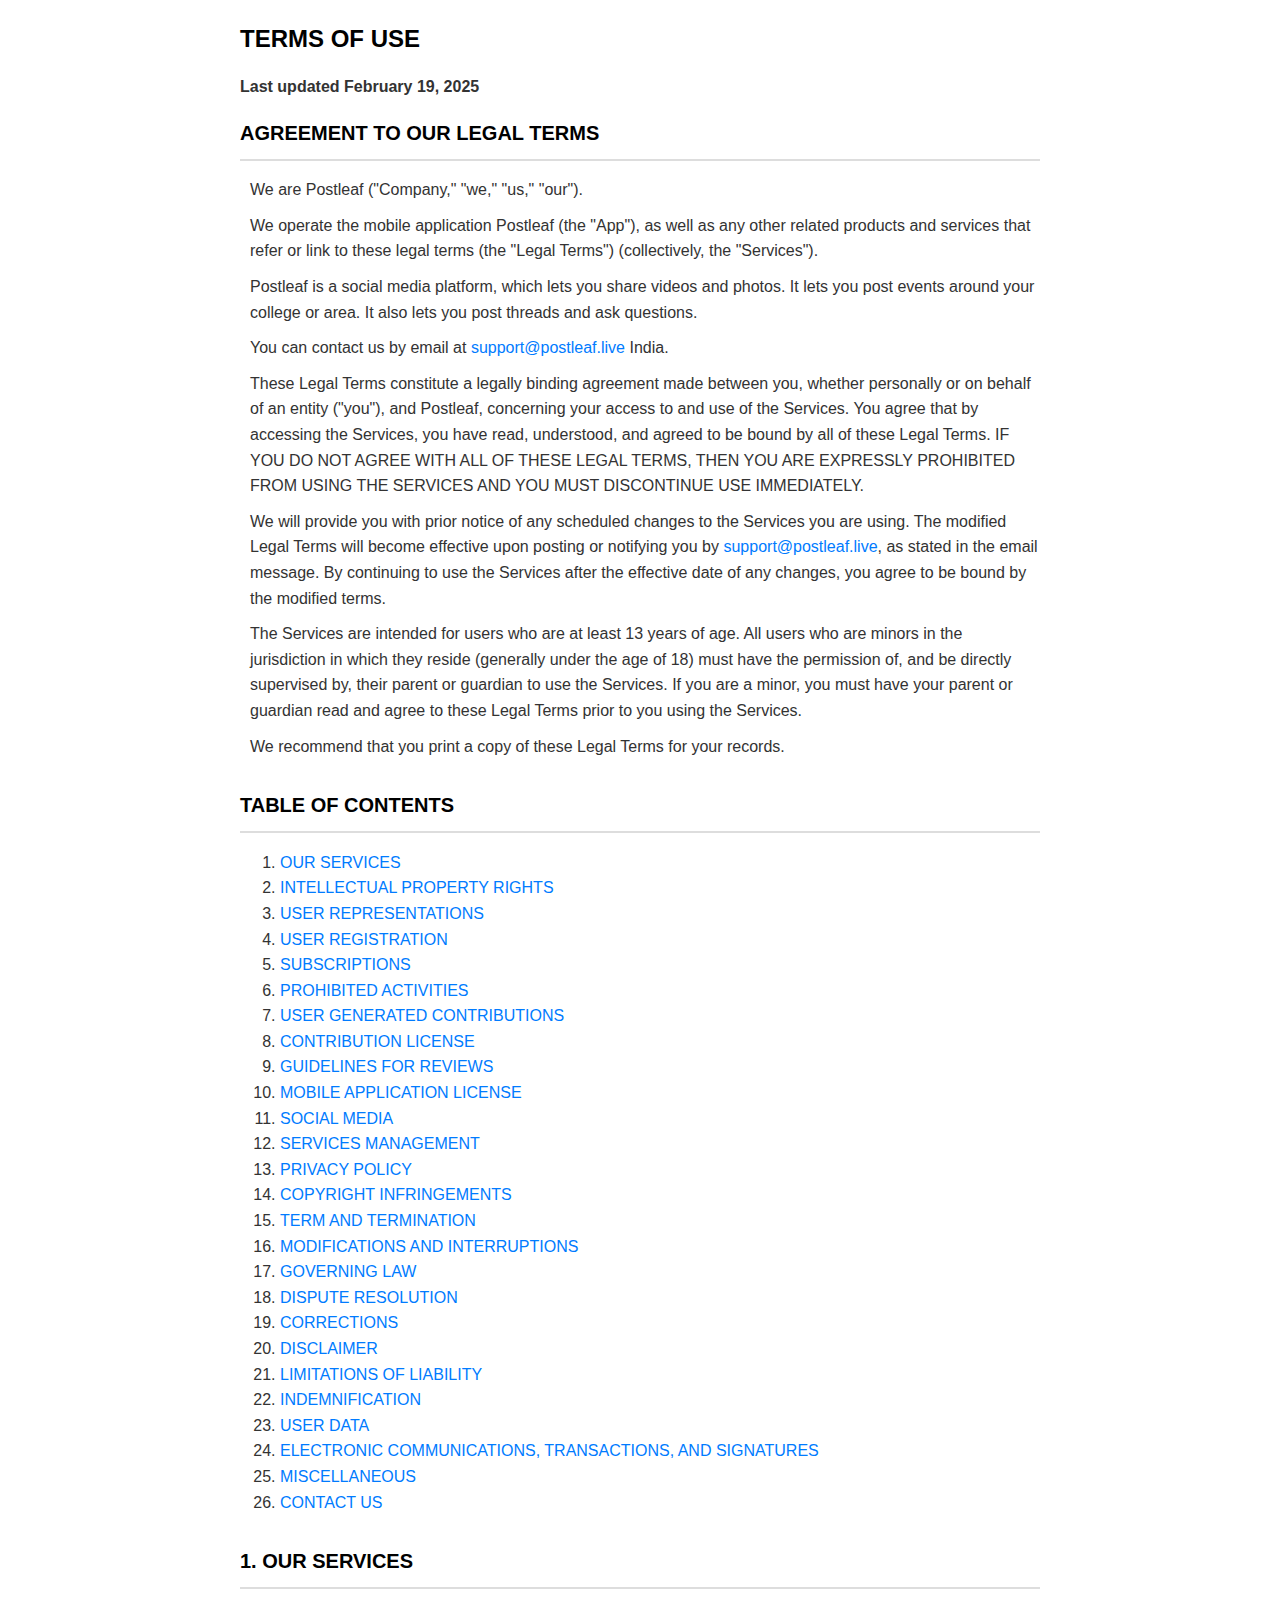
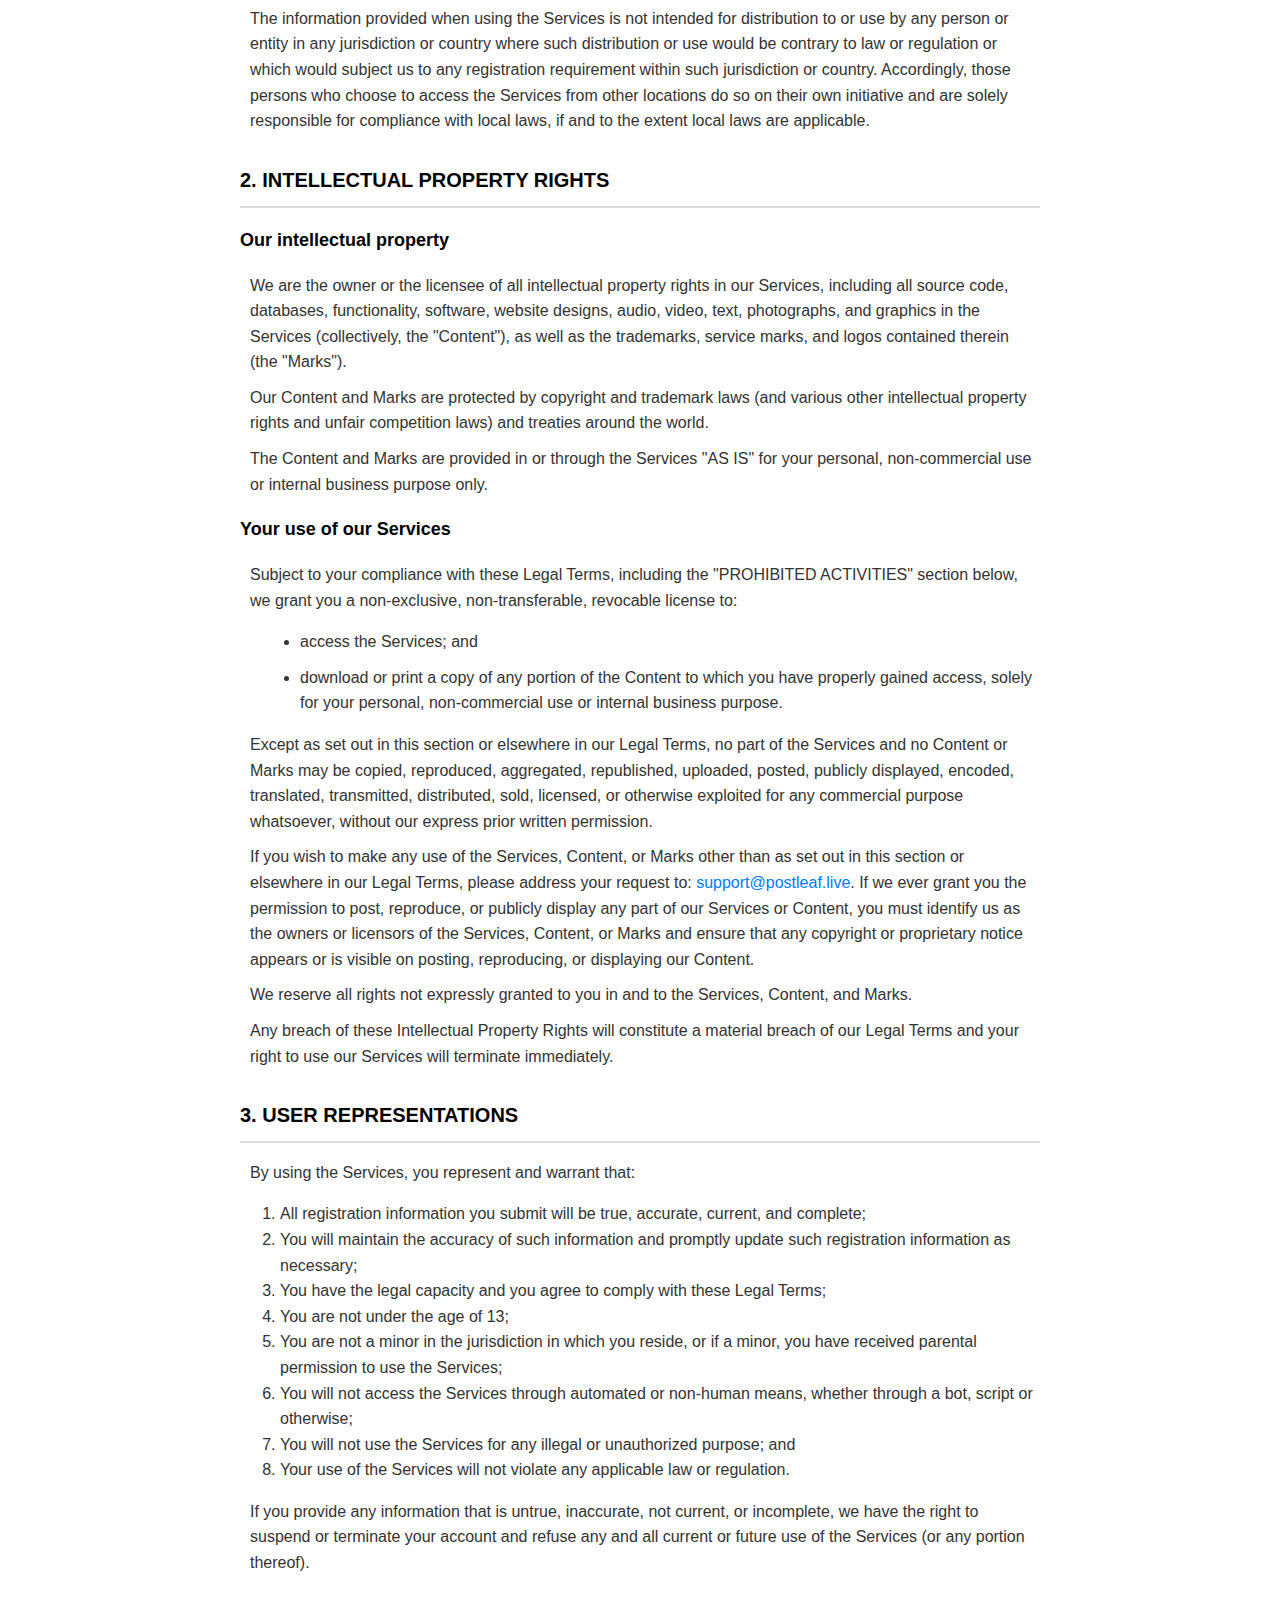
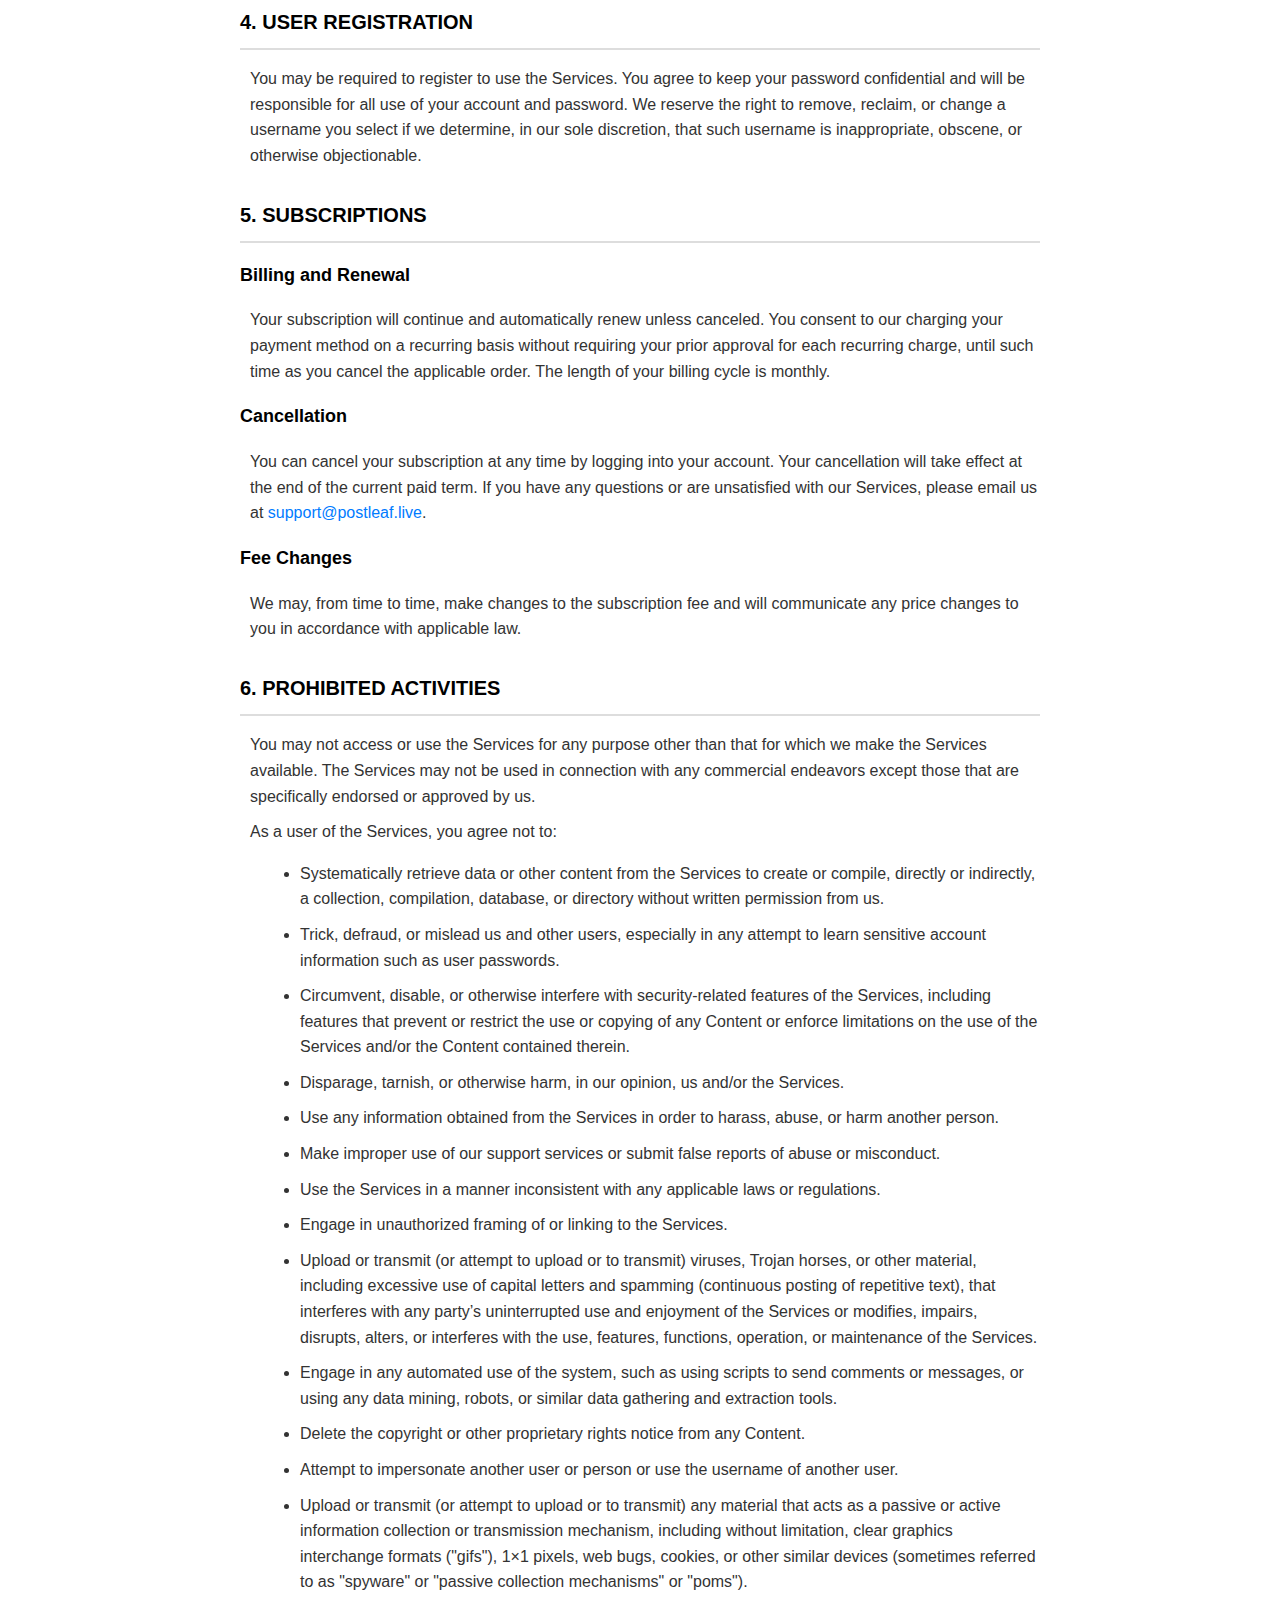
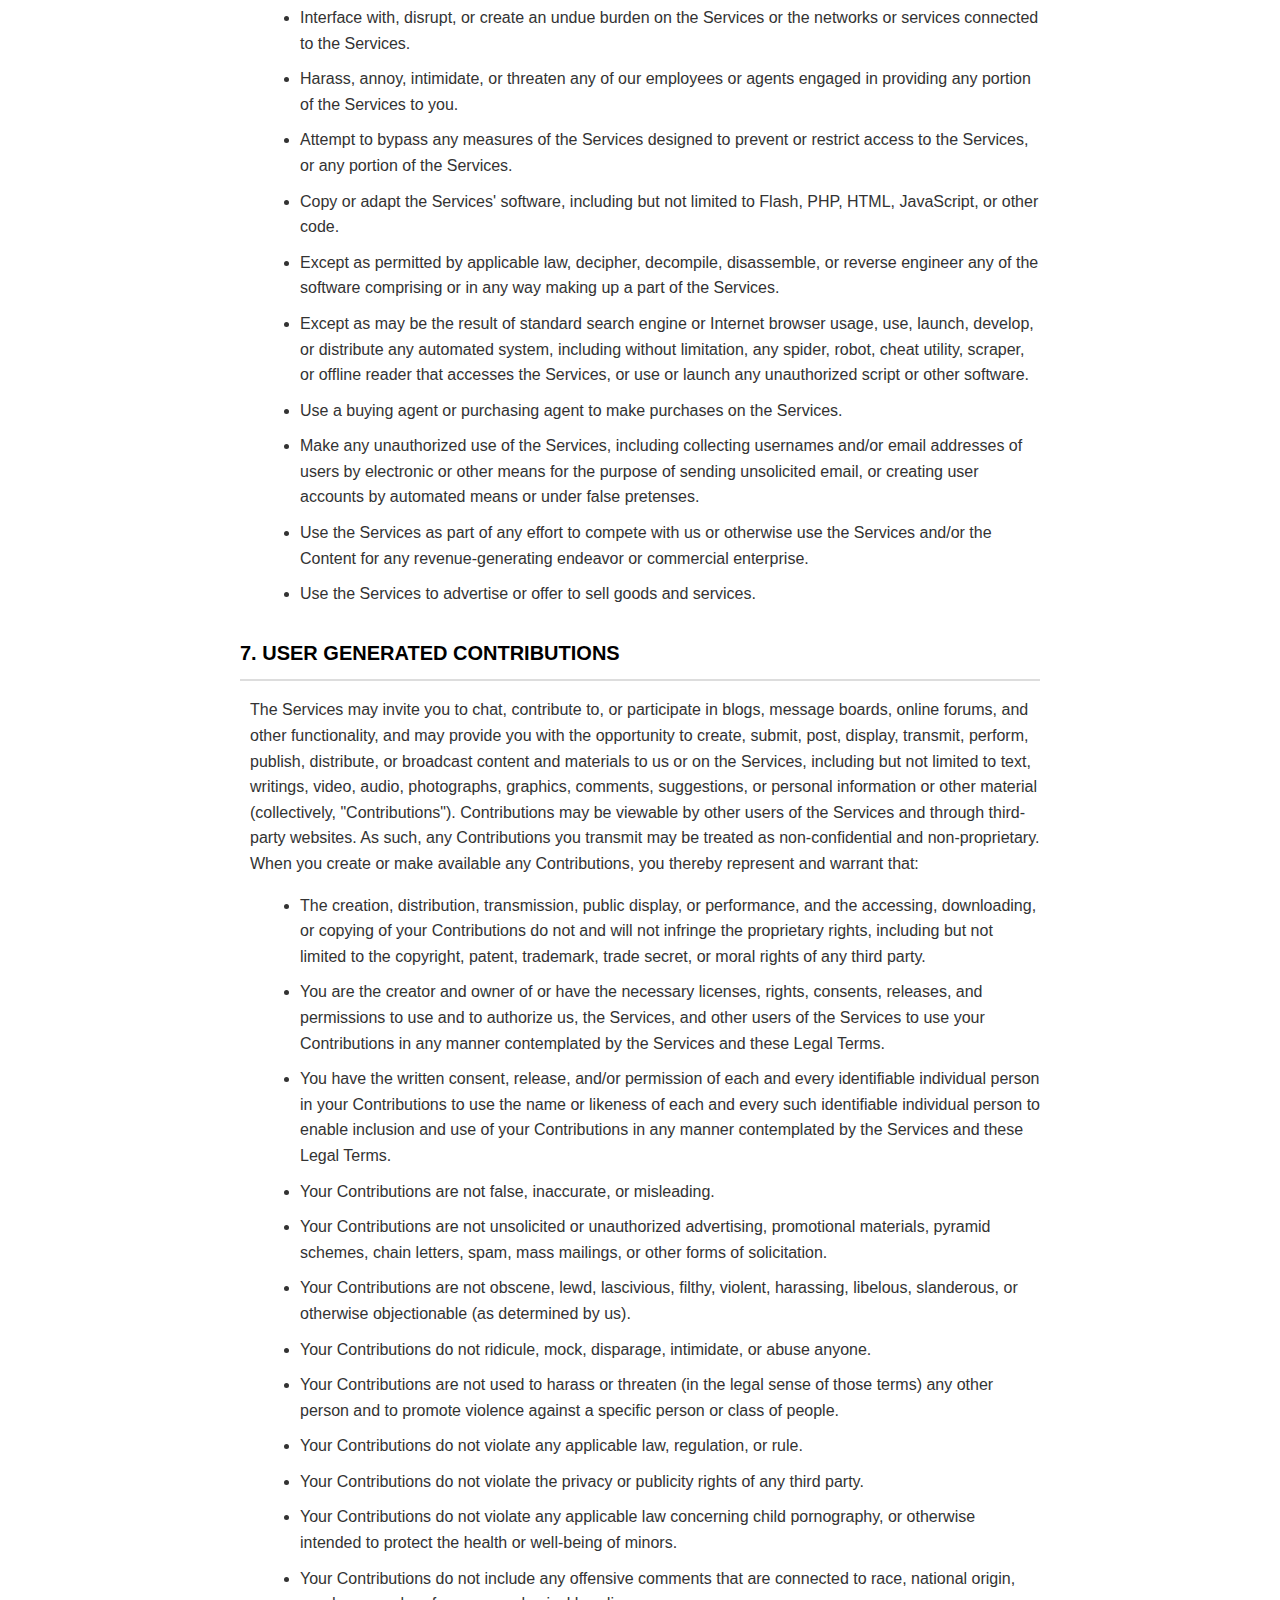
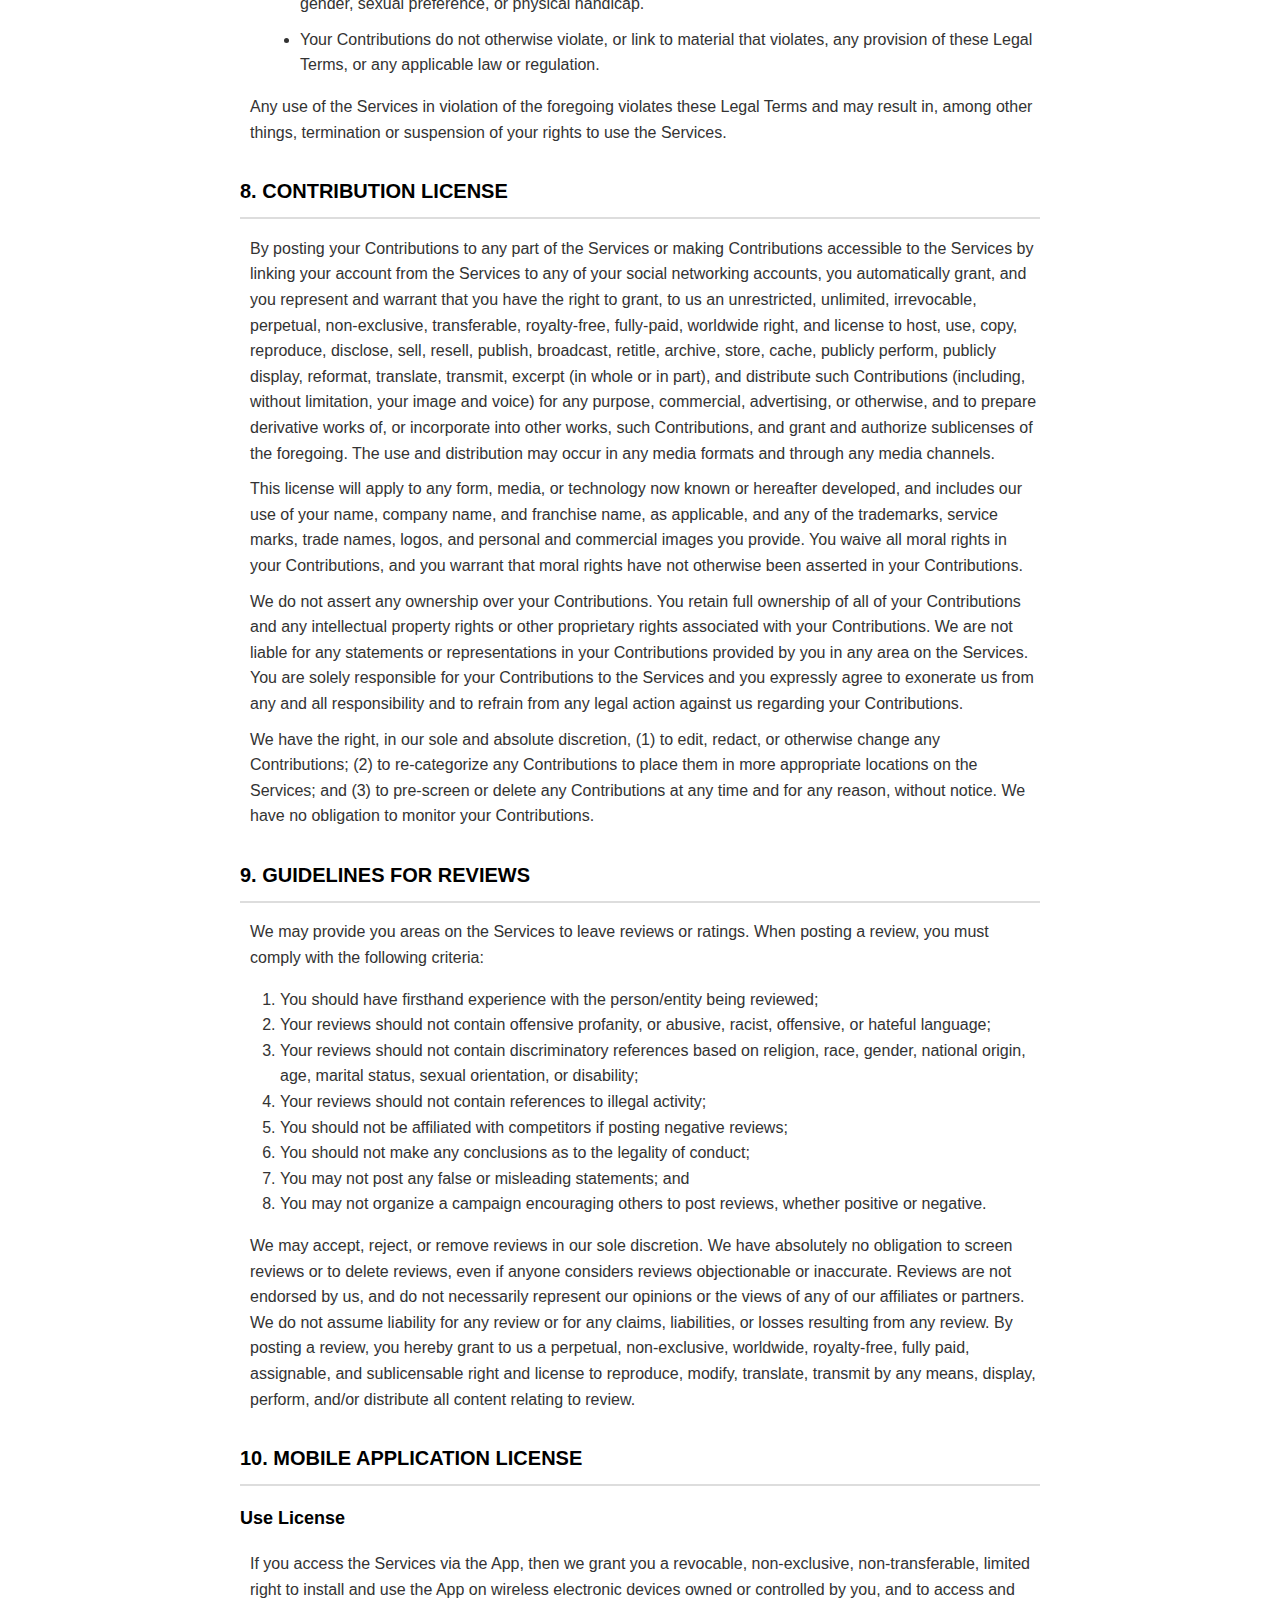
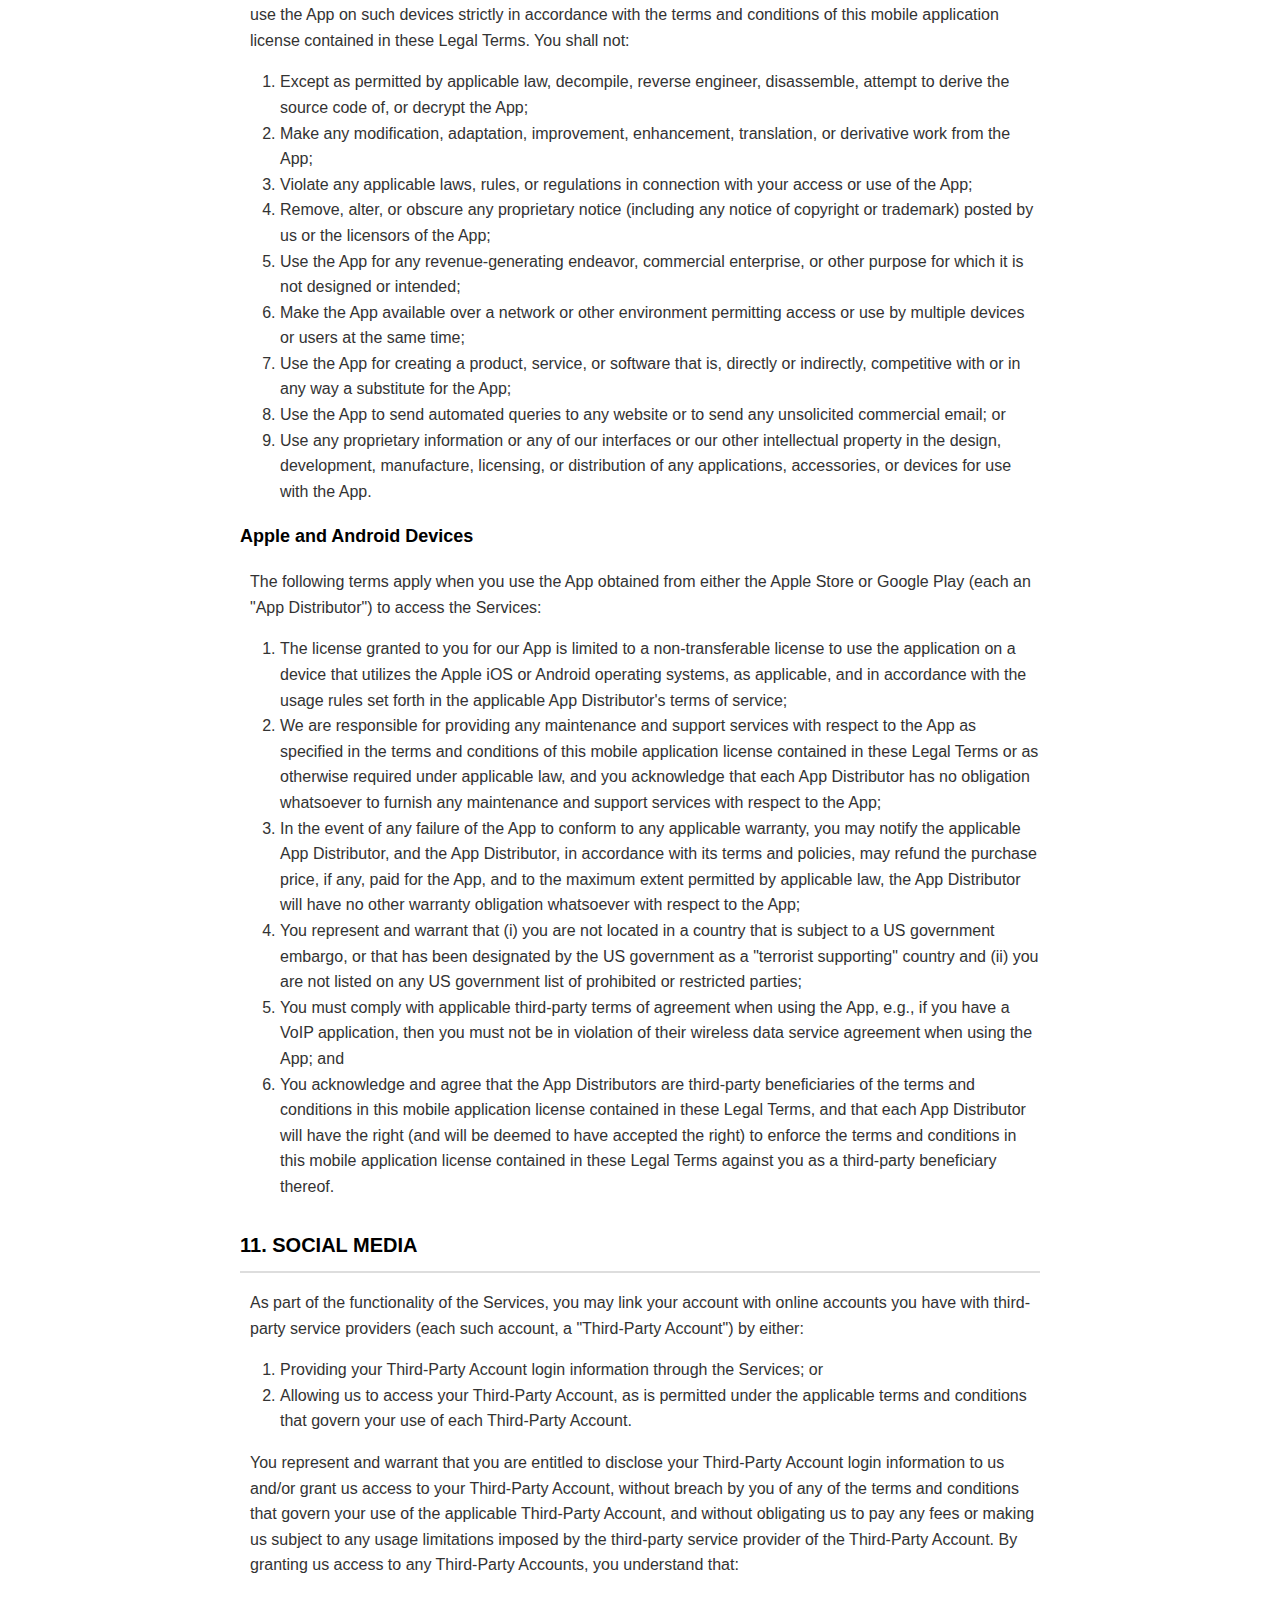
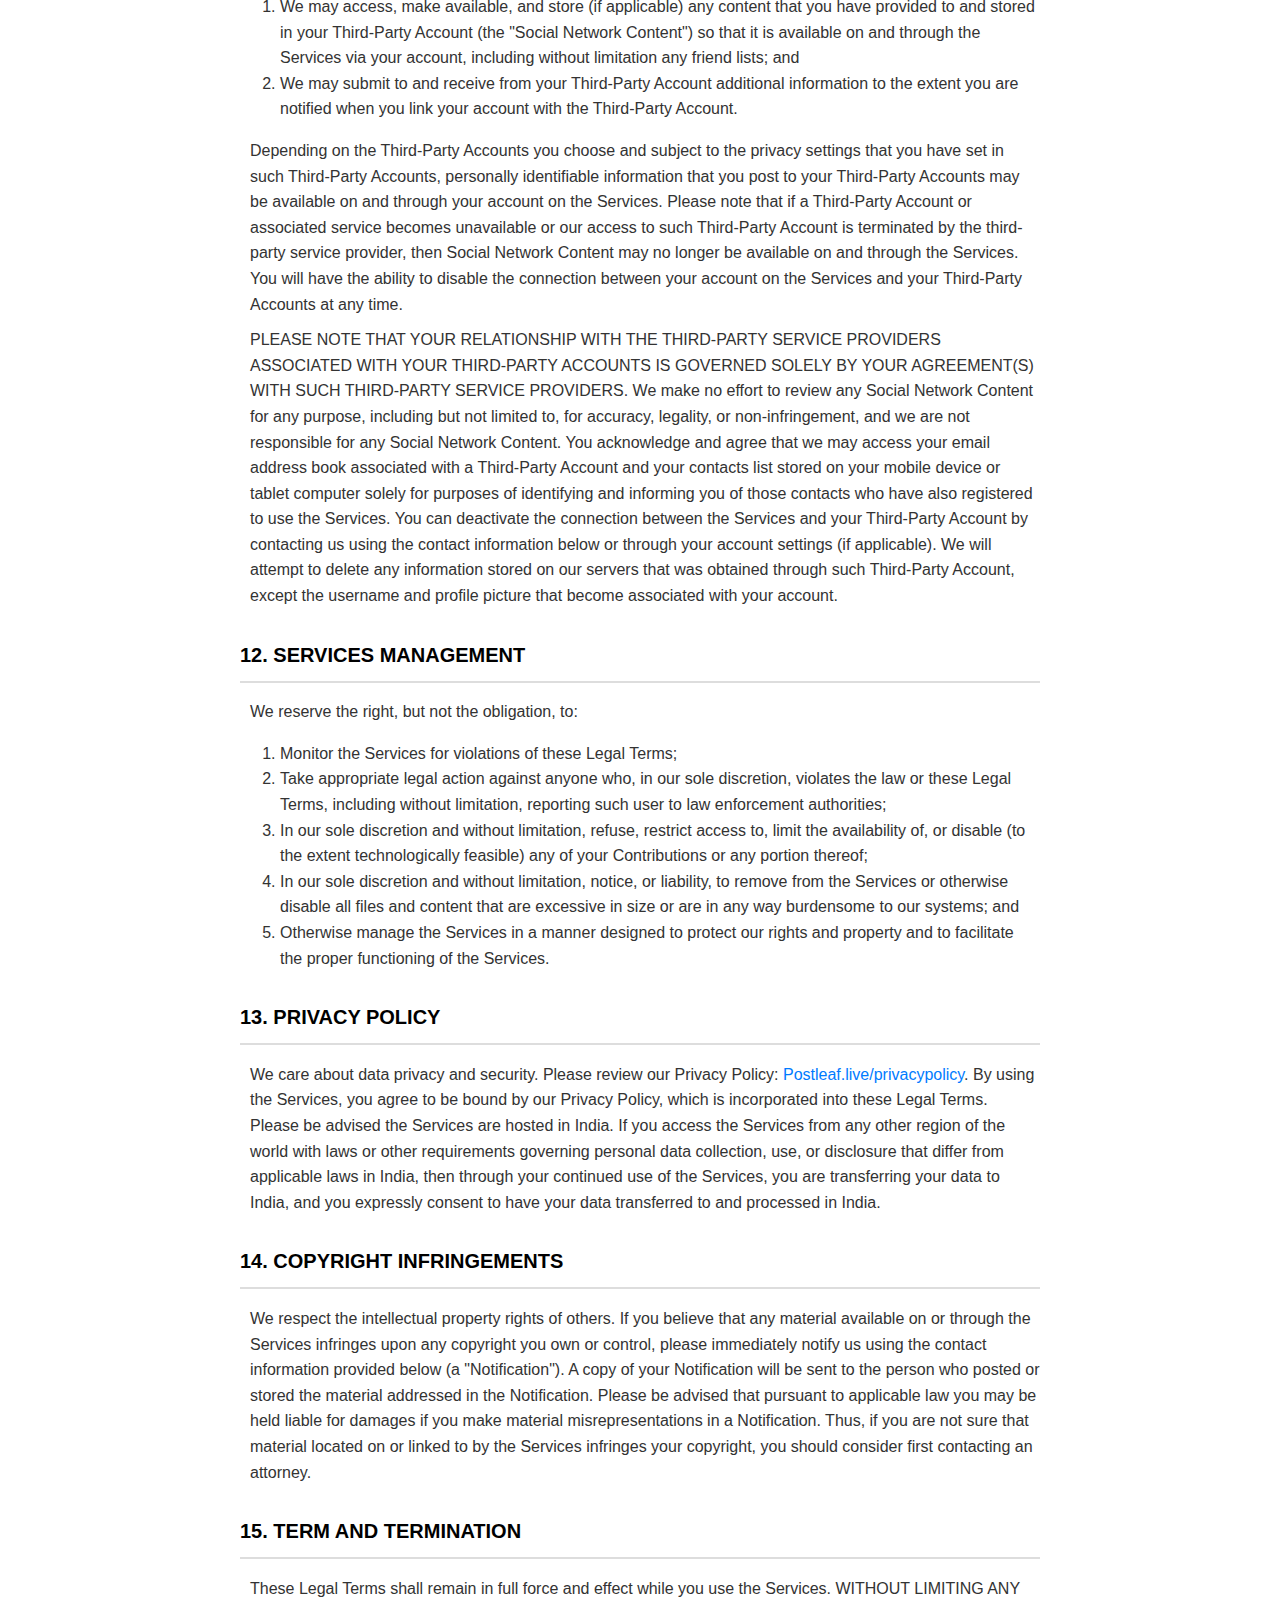
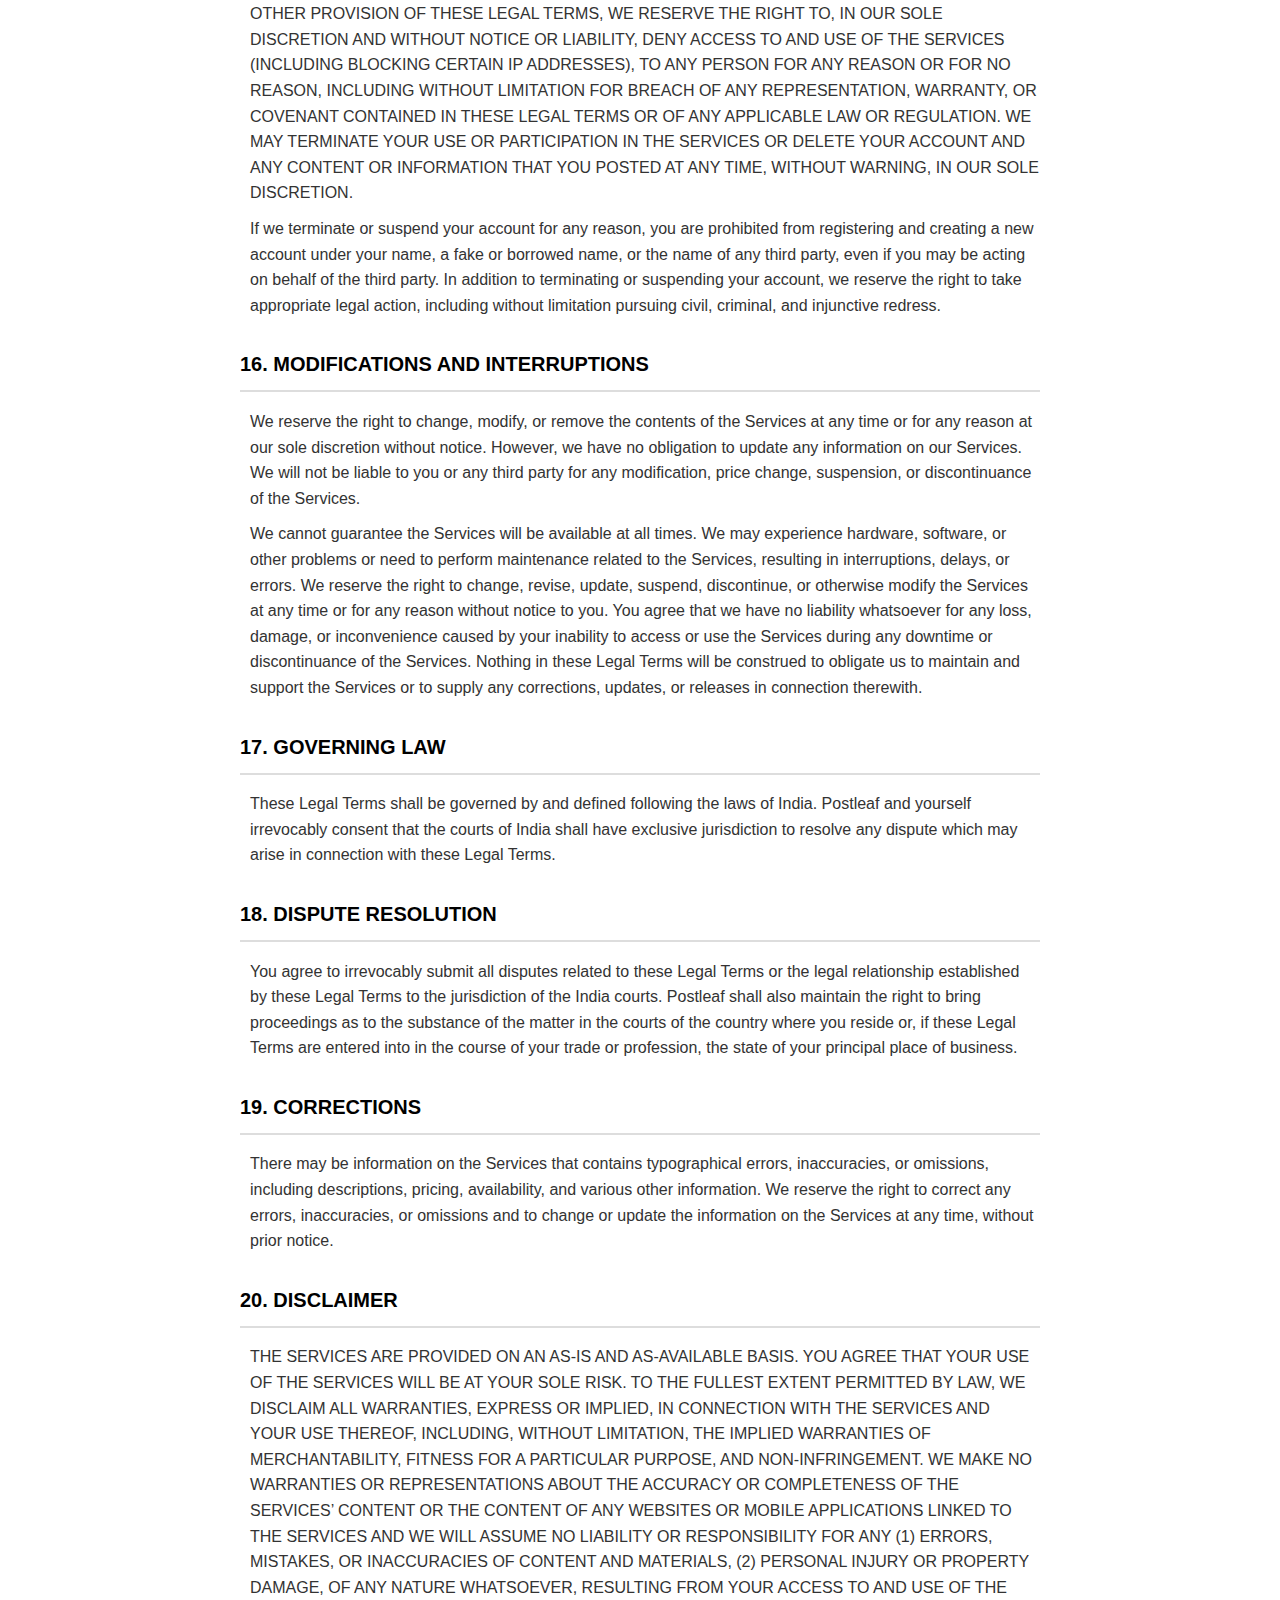
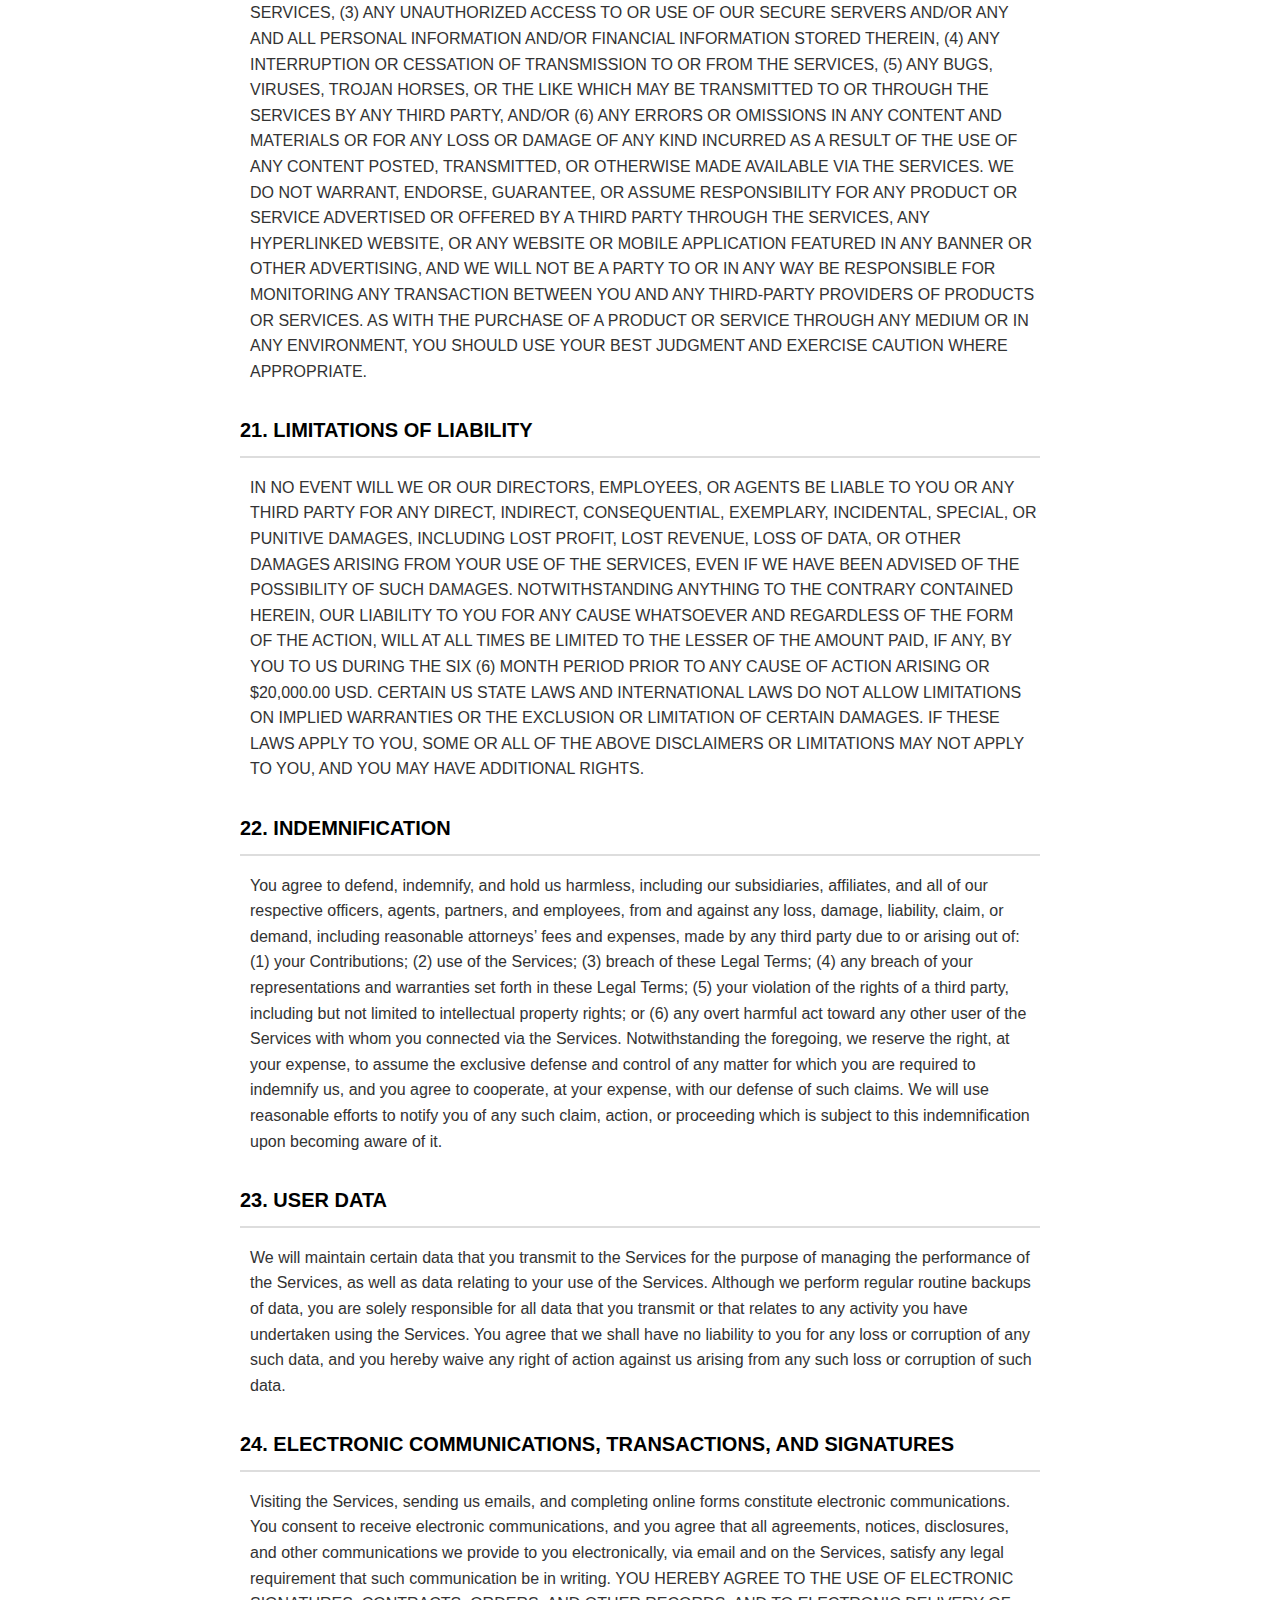
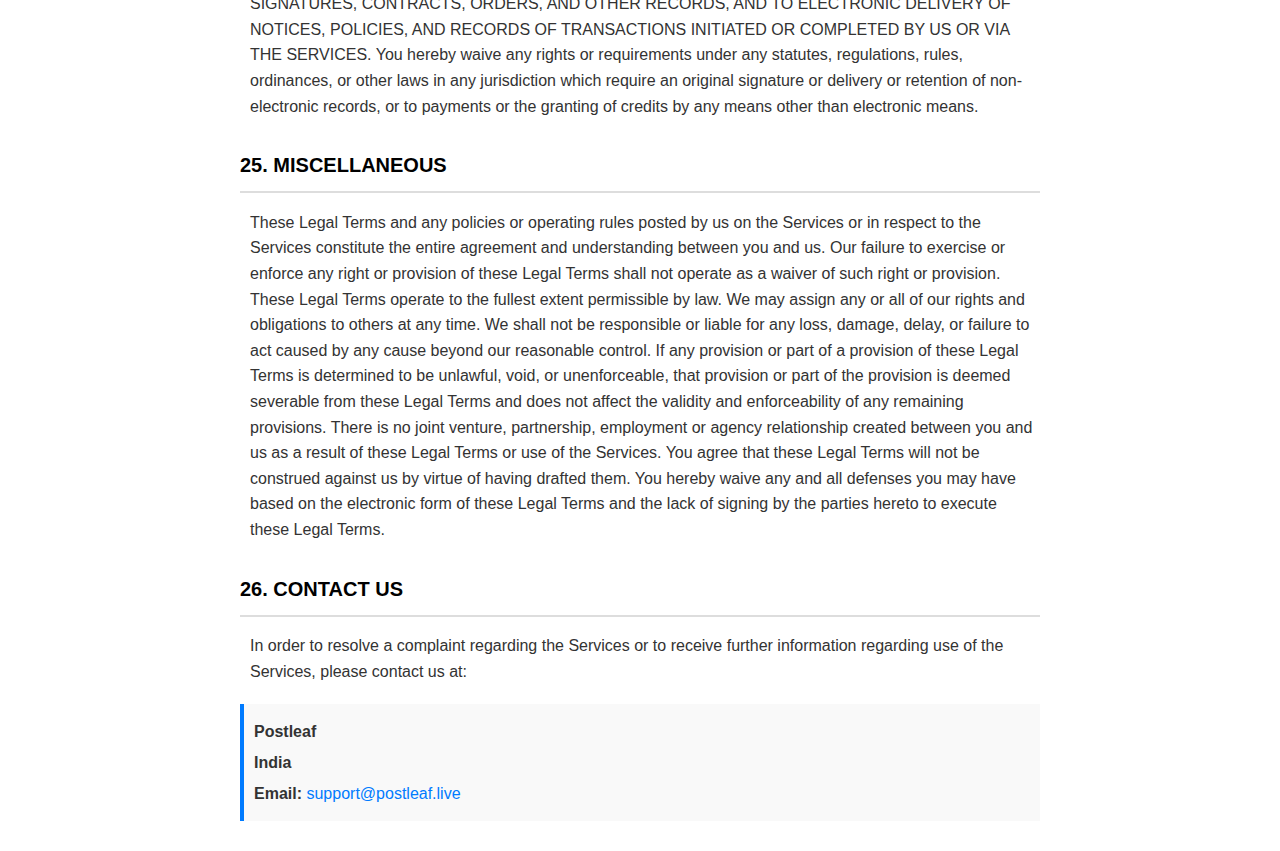
<file: tandc.html>
<!DOCTYPE html>
<html lang="en">
<head>
    <meta charset="UTF-8">
    <meta name="viewport" content="width=device-width, initial-scale=1.0">
    <title>Terms and Conditions - Postleaf</title>
    <style>
        body {
            font-family: Arial, sans-serif;
            line-height: 1.6;
            margin: 20px;
            padding: 0;
            color: #333;
        }
        h1, h2, h3 {
            color: #000;
        }
        h1 {
            font-size: 24px;
        }
        h2 {
            font-size: 20px;
        }
        h3 {
            font-size: 18px;
        }
        p {
            margin: 10px 0;
        }
        a {
            color: #007BFF;
            text-decoration: none;
        }
        a:hover {
            text-decoration: underline;
        }
        .container {
            max-width: 800px;
            margin: 0 auto;
        }
        .section {
            margin-bottom: 30px;
        }
        .section h2 {
            border-bottom: 2px solid #ddd;
            padding-bottom: 10px;
        }
        .section p {
            margin-left: 10px;
        }
        .section ul {
            margin-left: 20px;
        }
        .section ul li {
            margin-bottom: 10px;
        }
        .contact-info {
            margin-top: 20px;
            padding: 10px;
            background-color: #f9f9f9;
            border-left: 4px solid #007BFF;
        }
        .contact-info p {
            margin: 5px 0;
        }
    </style>
</head>
<body>
    <div class="container">
        <h1>TERMS OF USE</h1>
        <p><strong>Last updated February 19, 2025</strong></p>

        <div class="section">
            <h2>AGREEMENT TO OUR LEGAL TERMS</h2>
            <p>We are Postleaf ("Company," "we," "us," "our").</p>
            <p>We operate the mobile application Postleaf (the "App"), as well as any other related products and services that refer or link to these legal terms (the "Legal Terms") (collectively, the "Services").</p>
            <p>Postleaf is a social media platform, which lets you share videos and photos. It lets you post events around your college or area. It also lets you post threads and ask questions.</p>
            <p>You can contact us by email at <a href="mailto:support@postleaf.live">support@postleaf.live</a> India.</p>
            <p>These Legal Terms constitute a legally binding agreement made between you, whether personally or on behalf of an entity ("you"), and Postleaf, concerning your access to and use of the Services. You agree that by accessing the Services, you have read, understood, and agreed to be bound by all of these Legal Terms. IF YOU DO NOT AGREE WITH ALL OF THESE LEGAL TERMS, THEN YOU ARE EXPRESSLY PROHIBITED FROM USING THE SERVICES AND YOU MUST DISCONTINUE USE IMMEDIATELY.</p>
            <p>We will provide you with prior notice of any scheduled changes to the Services you are using. The modified Legal Terms will become effective upon posting or notifying you by <a href="mailto:support@postleaf.live">support@postleaf.live</a>, as stated in the email message. By continuing to use the Services after the effective date of any changes, you agree to be bound by the modified terms.</p>
            <p>The Services are intended for users who are at least 13 years of age. All users who are minors in the jurisdiction in which they reside (generally under the age of 18) must have the permission of, and be directly supervised by, their parent or guardian to use the Services. If you are a minor, you must have your parent or guardian read and agree to these Legal Terms prior to you using the Services.</p>
            <p>We recommend that you print a copy of these Legal Terms for your records.</p>
        </div>

        <div class="section">
            <h2>TABLE OF CONTENTS</h2>
            <ol>
                <li><a href="#our-services">OUR SERVICES</a></li>
                <li><a href="#intellectual-property">INTELLECTUAL PROPERTY RIGHTS</a></li>
                <li><a href="#user-representations">USER REPRESENTATIONS</a></li>
                <li><a href="#user-registration">USER REGISTRATION</a></li>
                <li><a href="#subscriptions">SUBSCRIPTIONS</a></li>
                <li><a href="#prohibited-activities">PROHIBITED ACTIVITIES</a></li>
                <li><a href="#user-generated-contributions">USER GENERATED CONTRIBUTIONS</a></li>
                <li><a href="#contribution-license">CONTRIBUTION LICENSE</a></li>
                <li><a href="#guidelines-for-reviews">GUIDELINES FOR REVIEWS</a></li>
                <li><a href="#mobile-application-license">MOBILE APPLICATION LICENSE</a></li>
                <li><a href="#social-media">SOCIAL MEDIA</a></li>
                <li><a href="#services-management">SERVICES MANAGEMENT</a></li>
                <li><a href="#privacy-policy">PRIVACY POLICY</a></li>
                <li><a href="#copyright-infringements">COPYRIGHT INFRINGEMENTS</a></li>
                <li><a href="#term-and-termination">TERM AND TERMINATION</a></li>
                <li><a href="#modifications-and-interruptions">MODIFICATIONS AND INTERRUPTIONS</a></li>
                <li><a href="#governing-law">GOVERNING LAW</a></li>
                <li><a href="#dispute-resolution">DISPUTE RESOLUTION</a></li>
                <li><a href="#corrections">CORRECTIONS</a></li>
                <li><a href="#disclaimer">DISCLAIMER</a></li>
                <li><a href="#limitations-of-liability">LIMITATIONS OF LIABILITY</a></li>
                <li><a href="#indemnification">INDEMNIFICATION</a></li>
                <li><a href="#user-data">USER DATA</a></li>
                <li><a href="#electronic-communications">ELECTRONIC COMMUNICATIONS, TRANSACTIONS, AND SIGNATURES</a></li>
                <li><a href="#miscellaneous">MISCELLANEOUS</a></li>
                <li><a href="#contact-us">CONTACT US</a></li>
            </ol>
        </div>

        <div class="section" id="our-services">
            <h2>1. OUR SERVICES</h2>
            <p>The information provided when using the Services is not intended for distribution to or use by any person or entity in any jurisdiction or country where such distribution or use would be contrary to law or regulation or which would subject us to any registration requirement within such jurisdiction or country. Accordingly, those persons who choose to access the Services from other locations do so on their own initiative and are solely responsible for compliance with local laws, if and to the extent local laws are applicable.</p>
        </div>

        <div class="section" id="intellectual-property">
            <h2>2. INTELLECTUAL PROPERTY RIGHTS</h2>
            <h3>Our intellectual property</h3>
            <p>We are the owner or the licensee of all intellectual property rights in our Services, including all source code, databases, functionality, software, website designs, audio, video, text, photographs, and graphics in the Services (collectively, the "Content"), as well as the trademarks, service marks, and logos contained therein (the "Marks").</p>
            <p>Our Content and Marks are protected by copyright and trademark laws (and various other intellectual property rights and unfair competition laws) and treaties around the world.</p>
            <p>The Content and Marks are provided in or through the Services "AS IS" for your personal, non-commercial use or internal business purpose only.</p>
            <h3>Your use of our Services</h3>
            <p>Subject to your compliance with these Legal Terms, including the "PROHIBITED ACTIVITIES" section below, we grant you a non-exclusive, non-transferable, revocable license to:</p>
            <ul>
                <li>access the Services; and</li>
                <li>download or print a copy of any portion of the Content to which you have properly gained access, solely for your personal, non-commercial use or internal business purpose.</li>
            </ul>
            <p>Except as set out in this section or elsewhere in our Legal Terms, no part of the Services and no Content or Marks may be copied, reproduced, aggregated, republished, uploaded, posted, publicly displayed, encoded, translated, transmitted, distributed, sold, licensed, or otherwise exploited for any commercial purpose whatsoever, without our express prior written permission.</p>
            <p>If you wish to make any use of the Services, Content, or Marks other than as set out in this section or elsewhere in our Legal Terms, please address your request to: <a href="mailto:support@postleaf.live">support@postleaf.live</a>. If we ever grant you the permission to post, reproduce, or publicly display any part of our Services or Content, you must identify us as the owners or licensors of the Services, Content, or Marks and ensure that any copyright or proprietary notice appears or is visible on posting, reproducing, or displaying our Content.</p>
            <p>We reserve all rights not expressly granted to you in and to the Services, Content, and Marks.</p>
            <p>Any breach of these Intellectual Property Rights will constitute a material breach of our Legal Terms and your right to use our Services will terminate immediately.</p>
        </div>

        <div class="section" id="user-representations">
            <h2>3. USER REPRESENTATIONS</h2>
            <p>By using the Services, you represent and warrant that:</p>
            <ol>
                <li>All registration information you submit will be true, accurate, current, and complete;</li>
                <li>You will maintain the accuracy of such information and promptly update such registration information as necessary;</li>
                <li>You have the legal capacity and you agree to comply with these Legal Terms;</li>
                <li>You are not under the age of 13;</li>
                <li>You are not a minor in the jurisdiction in which you reside, or if a minor, you have received parental permission to use the Services;</li>
                <li>You will not access the Services through automated or non-human means, whether through a bot, script or otherwise;</li>
                <li>You will not use the Services for any illegal or unauthorized purpose; and</li>
                <li>Your use of the Services will not violate any applicable law or regulation.</li>
            </ol>
            <p>If you provide any information that is untrue, inaccurate, not current, or incomplete, we have the right to suspend or terminate your account and refuse any and all current or future use of the Services (or any portion thereof).</p>
        </div>

        <div class="section" id="user-registration">
            <h2>4. USER REGISTRATION</h2>
            <p>You may be required to register to use the Services. You agree to keep your password confidential and will be responsible for all use of your account and password. We reserve the right to remove, reclaim, or change a username you select if we determine, in our sole discretion, that such username is inappropriate, obscene, or otherwise objectionable.</p>
        </div>

        <div class="section" id="subscriptions">
            <h2>5. SUBSCRIPTIONS</h2>
            <h3>Billing and Renewal</h3>
            <p>Your subscription will continue and automatically renew unless canceled. You consent to our charging your payment method on a recurring basis without requiring your prior approval for each recurring charge, until such time as you cancel the applicable order. The length of your billing cycle is monthly.</p>
            <h3>Cancellation</h3>
            <p>You can cancel your subscription at any time by logging into your account. Your cancellation will take effect at the end of the current paid term. If you have any questions or are unsatisfied with our Services, please email us at <a href="mailto:support@postleaf.live">support@postleaf.live</a>.</p>
            <h3>Fee Changes</h3>
            <p>We may, from time to time, make changes to the subscription fee and will communicate any price changes to you in accordance with applicable law.</p>
        </div>

        <div class="section" id="prohibited-activities">
            <h2>6. PROHIBITED ACTIVITIES</h2>
            <p>You may not access or use the Services for any purpose other than that for which we make the Services available. The Services may not be used in connection with any commercial endeavors except those that are specifically endorsed or approved by us.</p>
            <p>As a user of the Services, you agree not to:</p>
            <ul>
                <li>Systematically retrieve data or other content from the Services to create or compile, directly or indirectly, a collection, compilation, database, or directory without written permission from us.</li>
                <li>Trick, defraud, or mislead us and other users, especially in any attempt to learn sensitive account information such as user passwords.</li>
                <li>Circumvent, disable, or otherwise interfere with security-related features of the Services, including features that prevent or restrict the use or copying of any Content or enforce limitations on the use of the Services and/or the Content contained therein.</li>
                <li>Disparage, tarnish, or otherwise harm, in our opinion, us and/or the Services.</li>
                <li>Use any information obtained from the Services in order to harass, abuse, or harm another person.</li>
                <li>Make improper use of our support services or submit false reports of abuse or misconduct.</li>
                <li>Use the Services in a manner inconsistent with any applicable laws or regulations.</li>
                <li>Engage in unauthorized framing of or linking to the Services.</li>
                <li>Upload or transmit (or attempt to upload or to transmit) viruses, Trojan horses, or other material, including excessive use of capital letters and spamming (continuous posting of repetitive text), that interferes with any party’s uninterrupted use and enjoyment of the Services or modifies, impairs, disrupts, alters, or interferes with the use, features, functions, operation, or maintenance of the Services.</li>
                <li>Engage in any automated use of the system, such as using scripts to send comments or messages, or using any data mining, robots, or similar data gathering and extraction tools.</li>
                <li>Delete the copyright or other proprietary rights notice from any Content.</li>
                <li>Attempt to impersonate another user or person or use the username of another user.</li>
                <li>Upload or transmit (or attempt to upload or to transmit) any material that acts as a passive or active information collection or transmission mechanism, including without limitation, clear graphics interchange formats ("gifs"), 1×1 pixels, web bugs, cookies, or other similar devices (sometimes referred to as "spyware" or "passive collection mechanisms" or "poms").</li>
                <li>Interface with, disrupt, or create an undue burden on the Services or the networks or services connected to the Services.</li>
                <li>Harass, annoy, intimidate, or threaten any of our employees or agents engaged in providing any portion of the Services to you.</li>
                <li>Attempt to bypass any measures of the Services designed to prevent or restrict access to the Services, or any portion of the Services.</li>
                <li>Copy or adapt the Services' software, including but not limited to Flash, PHP, HTML, JavaScript, or other code.</li>
                <li>Except as permitted by applicable law, decipher, decompile, disassemble, or reverse engineer any of the software comprising or in any way making up a part of the Services.</li>
                <li>Except as may be the result of standard search engine or Internet browser usage, use, launch, develop, or distribute any automated system, including without limitation, any spider, robot, cheat utility, scraper, or offline reader that accesses the Services, or use or launch any unauthorized script or other software.</li>
                <li>Use a buying agent or purchasing agent to make purchases on the Services.</li>
                <li>Make any unauthorized use of the Services, including collecting usernames and/or email addresses of users by electronic or other means for the purpose of sending unsolicited email, or creating user accounts by automated means or under false pretenses.</li>
                <li>Use the Services as part of any effort to compete with us or otherwise use the Services and/or the Content for any revenue-generating endeavor or commercial enterprise.</li>
                <li>Use the Services to advertise or offer to sell goods and services.</li>
            </ul>
        </div>

        <div class="section" id="user-generated-contributions">
            <h2>7. USER GENERATED CONTRIBUTIONS</h2>
            <p>The Services may invite you to chat, contribute to, or participate in blogs, message boards, online forums, and other functionality, and may provide you with the opportunity to create, submit, post, display, transmit, perform, publish, distribute, or broadcast content and materials to us or on the Services, including but not limited to text, writings, video, audio, photographs, graphics, comments, suggestions, or personal information or other material (collectively, "Contributions"). Contributions may be viewable by other users of the Services and through third-party websites. As such, any Contributions you transmit may be treated as non-confidential and non-proprietary. When you create or make available any Contributions, you thereby represent and warrant that:</p>
            <ul>
                <li>The creation, distribution, transmission, public display, or performance, and the accessing, downloading, or copying of your Contributions do not and will not infringe the proprietary rights, including but not limited to the copyright, patent, trademark, trade secret, or moral rights of any third party.</li>
                <li>You are the creator and owner of or have the necessary licenses, rights, consents, releases, and permissions to use and to authorize us, the Services, and other users of the Services to use your Contributions in any manner contemplated by the Services and these Legal Terms.</li>
                <li>You have the written consent, release, and/or permission of each and every identifiable individual person in your Contributions to use the name or likeness of each and every such identifiable individual person to enable inclusion and use of your Contributions in any manner contemplated by the Services and these Legal Terms.</li>
                <li>Your Contributions are not false, inaccurate, or misleading.</li>
                <li>Your Contributions are not unsolicited or unauthorized advertising, promotional materials, pyramid schemes, chain letters, spam, mass mailings, or other forms of solicitation.</li>
                <li>Your Contributions are not obscene, lewd, lascivious, filthy, violent, harassing, libelous, slanderous, or otherwise objectionable (as determined by us).</li>
                <li>Your Contributions do not ridicule, mock, disparage, intimidate, or abuse anyone.</li>
                <li>Your Contributions are not used to harass or threaten (in the legal sense of those terms) any other person and to promote violence against a specific person or class of people.</li>
                <li>Your Contributions do not violate any applicable law, regulation, or rule.</li>
                <li>Your Contributions do not violate the privacy or publicity rights of any third party.</li>
                <li>Your Contributions do not violate any applicable law concerning child pornography, or otherwise intended to protect the health or well-being of minors.</li>
                <li>Your Contributions do not include any offensive comments that are connected to race, national origin, gender, sexual preference, or physical handicap.</li>
                <li>Your Contributions do not otherwise violate, or link to material that violates, any provision of these Legal Terms, or any applicable law or regulation.</li>
            </ul>
            <p>Any use of the Services in violation of the foregoing violates these Legal Terms and may result in, among other things, termination or suspension of your rights to use the Services.</p>
        </div>

        <div class="section" id="contribution-license">
            <h2>8. CONTRIBUTION LICENSE</h2>
            <p>By posting your Contributions to any part of the Services or making Contributions accessible to the Services by linking your account from the Services to any of your social networking accounts, you automatically grant, and you represent and warrant that you have the right to grant, to us an unrestricted, unlimited, irrevocable, perpetual, non-exclusive, transferable, royalty-free, fully-paid, worldwide right, and license to host, use, copy, reproduce, disclose, sell, resell, publish, broadcast, retitle, archive, store, cache, publicly perform, publicly display, reformat, translate, transmit, excerpt (in whole or in part), and distribute such Contributions (including, without limitation, your image and voice) for any purpose, commercial, advertising, or otherwise, and to prepare derivative works of, or incorporate into other works, such Contributions, and grant and authorize sublicenses of the foregoing. The use and distribution may occur in any media formats and through any media channels.</p>
            <p>This license will apply to any form, media, or technology now known or hereafter developed, and includes our use of your name, company name, and franchise name, as applicable, and any of the trademarks, service marks, trade names, logos, and personal and commercial images you provide. You waive all moral rights in your Contributions, and you warrant that moral rights have not otherwise been asserted in your Contributions.</p>
            <p>We do not assert any ownership over your Contributions. You retain full ownership of all of your Contributions and any intellectual property rights or other proprietary rights associated with your Contributions. We are not liable for any statements or representations in your Contributions provided by you in any area on the Services. You are solely responsible for your Contributions to the Services and you expressly agree to exonerate us from any and all responsibility and to refrain from any legal action against us regarding your Contributions.</p>
            <p>We have the right, in our sole and absolute discretion, (1) to edit, redact, or otherwise change any Contributions; (2) to re-categorize any Contributions to place them in more appropriate locations on the Services; and (3) to pre-screen or delete any Contributions at any time and for any reason, without notice. We have no obligation to monitor your Contributions.</p>
        </div>

        <div class="section" id="guidelines-for-reviews">
            <h2>9. GUIDELINES FOR REVIEWS</h2>
            <p>We may provide you areas on the Services to leave reviews or ratings. When posting a review, you must comply with the following criteria:</p>
            <ol>
                <li>You should have firsthand experience with the person/entity being reviewed;</li>
                <li>Your reviews should not contain offensive profanity, or abusive, racist, offensive, or hateful language;</li>
                <li>Your reviews should not contain discriminatory references based on religion, race, gender, national origin, age, marital status, sexual orientation, or disability;</li>
                <li>Your reviews should not contain references to illegal activity;</li>
                <li>You should not be affiliated with competitors if posting negative reviews;</li>
                <li>You should not make any conclusions as to the legality of conduct;</li>
                <li>You may not post any false or misleading statements; and</li>
                <li>You may not organize a campaign encouraging others to post reviews, whether positive or negative.</li>
            </ol>
            <p>We may accept, reject, or remove reviews in our sole discretion. We have absolutely no obligation to screen reviews or to delete reviews, even if anyone considers reviews objectionable or inaccurate. Reviews are not endorsed by us, and do not necessarily represent our opinions or the views of any of our affiliates or partners. We do not assume liability for any review or for any claims, liabilities, or losses resulting from any review. By posting a review, you hereby grant to us a perpetual, non-exclusive, worldwide, royalty-free, fully paid, assignable, and sublicensable right and license to reproduce, modify, translate, transmit by any means, display, perform, and/or distribute all content relating to review.</p>
        </div>

        <div class="section" id="mobile-application-license">
            <h2>10. MOBILE APPLICATION LICENSE</h2>
            <h3>Use License</h3>
            <p>If you access the Services via the App, then we grant you a revocable, non-exclusive, non-transferable, limited right to install and use the App on wireless electronic devices owned or controlled by you, and to access and use the App on such devices strictly in accordance with the terms and conditions of this mobile application license contained in these Legal Terms. You shall not:</p>
            <ol>
                <li>Except as permitted by applicable law, decompile, reverse engineer, disassemble, attempt to derive the source code of, or decrypt the App;</li>
                <li>Make any modification, adaptation, improvement, enhancement, translation, or derivative work from the App;</li>
                <li>Violate any applicable laws, rules, or regulations in connection with your access or use of the App;</li>
                <li>Remove, alter, or obscure any proprietary notice (including any notice of copyright or trademark) posted by us or the licensors of the App;</li>
                <li>Use the App for any revenue-generating endeavor, commercial enterprise, or other purpose for which it is not designed or intended;</li>
                <li>Make the App available over a network or other environment permitting access or use by multiple devices or users at the same time;</li>
                <li>Use the App for creating a product, service, or software that is, directly or indirectly, competitive with or in any way a substitute for the App;</li>
                <li>Use the App to send automated queries to any website or to send any unsolicited commercial email; or</li>
                <li>Use any proprietary information or any of our interfaces or our other intellectual property in the design, development, manufacture, licensing, or distribution of any applications, accessories, or devices for use with the App.</li>
            </ol>
            <h3>Apple and Android Devices</h3>
            <p>The following terms apply when you use the App obtained from either the Apple Store or Google Play (each an "App Distributor") to access the Services:</p>
            <ol>
                <li>The license granted to you for our App is limited to a non-transferable license to use the application on a device that utilizes the Apple iOS or Android operating systems, as applicable, and in accordance with the usage rules set forth in the applicable App Distributor's terms of service;</li>
                <li>We are responsible for providing any maintenance and support services with respect to the App as specified in the terms and conditions of this mobile application license contained in these Legal Terms or as otherwise required under applicable law, and you acknowledge that each App Distributor has no obligation whatsoever to furnish any maintenance and support services with respect to the App;</li>
                <li>In the event of any failure of the App to conform to any applicable warranty, you may notify the applicable App Distributor, and the App Distributor, in accordance with its terms and policies, may refund the purchase price, if any, paid for the App, and to the maximum extent permitted by applicable law, the App Distributor will have no other warranty obligation whatsoever with respect to the App;</li>
                <li>You represent and warrant that (i) you are not located in a country that is subject to a US government embargo, or that has been designated by the US government as a "terrorist supporting" country and (ii) you are not listed on any US government list of prohibited or restricted parties;</li>
                <li>You must comply with applicable third-party terms of agreement when using the App, e.g., if you have a VoIP application, then you must not be in violation of their wireless data service agreement when using the App; and</li>
                <li>You acknowledge and agree that the App Distributors are third-party beneficiaries of the terms and conditions in this mobile application license contained in these Legal Terms, and that each App Distributor will have the right (and will be deemed to have accepted the right) to enforce the terms and conditions in this mobile application license contained in these Legal Terms against you as a third-party beneficiary thereof.</li>
            </ol>
        </div>

        <div class="section" id="social-media">
            <h2>11. SOCIAL MEDIA</h2>
            <p>As part of the functionality of the Services, you may link your account with online accounts you have with third-party service providers (each such account, a "Third-Party Account") by either:</p>
            <ol>
                <li>Providing your Third-Party Account login information through the Services; or</li>
                <li>Allowing us to access your Third-Party Account, as is permitted under the applicable terms and conditions that govern your use of each Third-Party Account.</li>
            </ol>
            <p>You represent and warrant that you are entitled to disclose your Third-Party Account login information to us and/or grant us access to your Third-Party Account, without breach by you of any of the terms and conditions that govern your use of the applicable Third-Party Account, and without obligating us to pay any fees or making us subject to any usage limitations imposed by the third-party service provider of the Third-Party Account. By granting us access to any Third-Party Accounts, you understand that:</p>
            <ol>
                <li>We may access, make available, and store (if applicable) any content that you have provided to and stored in your Third-Party Account (the "Social Network Content") so that it is available on and through the Services via your account, including without limitation any friend lists; and</li>
                <li>We may submit to and receive from your Third-Party Account additional information to the extent you are notified when you link your account with the Third-Party Account.</li>
            </ol>
            <p>Depending on the Third-Party Accounts you choose and subject to the privacy settings that you have set in such Third-Party Accounts, personally identifiable information that you post to your Third-Party Accounts may be available on and through your account on the Services. Please note that if a Third-Party Account or associated service becomes unavailable or our access to such Third-Party Account is terminated by the third-party service provider, then Social Network Content may no longer be available on and through the Services. You will have the ability to disable the connection between your account on the Services and your Third-Party Accounts at any time.</p>
            <p>PLEASE NOTE THAT YOUR RELATIONSHIP WITH THE THIRD-PARTY SERVICE PROVIDERS ASSOCIATED WITH YOUR THIRD-PARTY ACCOUNTS IS GOVERNED SOLELY BY YOUR AGREEMENT(S) WITH SUCH THIRD-PARTY SERVICE PROVIDERS. We make no effort to review any Social Network Content for any purpose, including but not limited to, for accuracy, legality, or non-infringement, and we are not responsible for any Social Network Content. You acknowledge and agree that we may access your email address book associated with a Third-Party Account and your contacts list stored on your mobile device or tablet computer solely for purposes of identifying and informing you of those contacts who have also registered to use the Services. You can deactivate the connection between the Services and your Third-Party Account by contacting us using the contact information below or through your account settings (if applicable). We will attempt to delete any information stored on our servers that was obtained through such Third-Party Account, except the username and profile picture that become associated with your account.</p>
        </div>

        <div class="section" id="services-management">
            <h2>12. SERVICES MANAGEMENT</h2>
            <p>We reserve the right, but not the obligation, to:</p>
            <ol>
                <li>Monitor the Services for violations of these Legal Terms;</li>
                <li>Take appropriate legal action against anyone who, in our sole discretion, violates the law or these Legal Terms, including without limitation, reporting such user to law enforcement authorities;</li>
                <li>In our sole discretion and without limitation, refuse, restrict access to, limit the availability of, or disable (to the extent technologically feasible) any of your Contributions or any portion thereof;</li>
                <li>In our sole discretion and without limitation, notice, or liability, to remove from the Services or otherwise disable all files and content that are excessive in size or are in any way burdensome to our systems; and</li>
                <li>Otherwise manage the Services in a manner designed to protect our rights and property and to facilitate the proper functioning of the Services.</li>
            </ol>
        </div>

        <div class="section" id="privacy-policy">
            <h2>13. PRIVACY POLICY</h2>
            <p>We care about data privacy and security. Please review our Privacy Policy: <a href="https://Postleaf.live/privacypolicy">Postleaf.live/privacypolicy</a>. By using the Services, you agree to be bound by our Privacy Policy, which is incorporated into these Legal Terms. Please be advised the Services are hosted in India. If you access the Services from any other region of the world with laws or other requirements governing personal data collection, use, or disclosure that differ from applicable laws in India, then through your continued use of the Services, you are transferring your data to India, and you expressly consent to have your data transferred to and processed in India.</p>
        </div>

        <div class="section" id="copyright-infringements">
            <h2>14. COPYRIGHT INFRINGEMENTS</h2>
            <p>We respect the intellectual property rights of others. If you believe that any material available on or through the Services infringes upon any copyright you own or control, please immediately notify us using the contact information provided below (a "Notification"). A copy of your Notification will be sent to the person who posted or stored the material addressed in the Notification. Please be advised that pursuant to applicable law you may be held liable for damages if you make material misrepresentations in a Notification. Thus, if you are not sure that material located on or linked to by the Services infringes your copyright, you should consider first contacting an attorney.</p>
        </div>

        <div class="section" id="term-and-termination">
            <h2>15. TERM AND TERMINATION</h2>
            <p>These Legal Terms shall remain in full force and effect while you use the Services. WITHOUT LIMITING ANY OTHER PROVISION OF THESE LEGAL TERMS, WE RESERVE THE RIGHT TO, IN OUR SOLE DISCRETION AND WITHOUT NOTICE OR LIABILITY, DENY ACCESS TO AND USE OF THE SERVICES (INCLUDING BLOCKING CERTAIN IP ADDRESSES), TO ANY PERSON FOR ANY REASON OR FOR NO REASON, INCLUDING WITHOUT LIMITATION FOR BREACH OF ANY REPRESENTATION, WARRANTY, OR COVENANT CONTAINED IN THESE LEGAL TERMS OR OF ANY APPLICABLE LAW OR REGULATION. WE MAY TERMINATE YOUR USE OR PARTICIPATION IN THE SERVICES OR DELETE YOUR ACCOUNT AND ANY CONTENT OR INFORMATION THAT YOU POSTED AT ANY TIME, WITHOUT WARNING, IN OUR SOLE DISCRETION.</p>
            <p>If we terminate or suspend your account for any reason, you are prohibited from registering and creating a new account under your name, a fake or borrowed name, or the name of any third party, even if you may be acting on behalf of the third party. In addition to terminating or suspending your account, we reserve the right to take appropriate legal action, including without limitation pursuing civil, criminal, and injunctive redress.</p>
        </div>

        <div class="section" id="modifications-and-interruptions">
            <h2>16. MODIFICATIONS AND INTERRUPTIONS</h2>
            <p>We reserve the right to change, modify, or remove the contents of the Services at any time or for any reason at our sole discretion without notice. However, we have no obligation to update any information on our Services. We will not be liable to you or any third party for any modification, price change, suspension, or discontinuance of the Services.</p>
            <p>We cannot guarantee the Services will be available at all times. We may experience hardware, software, or other problems or need to perform maintenance related to the Services, resulting in interruptions, delays, or errors. We reserve the right to change, revise, update, suspend, discontinue, or otherwise modify the Services at any time or for any reason without notice to you. You agree that we have no liability whatsoever for any loss, damage, or inconvenience caused by your inability to access or use the Services during any downtime or discontinuance of the Services. Nothing in these Legal Terms will be construed to obligate us to maintain and support the Services or to supply any corrections, updates, or releases in connection therewith.</p>
        </div>

        <div class="section" id="governing-law">
            <h2>17. GOVERNING LAW</h2>
            <p>These Legal Terms shall be governed by and defined following the laws of India. Postleaf and yourself irrevocably consent that the courts of India shall have exclusive jurisdiction to resolve any dispute which may arise in connection with these Legal Terms.</p>
        </div>

        <div class="section" id="dispute-resolution">
            <h2>18. DISPUTE RESOLUTION</h2>
            <p>You agree to irrevocably submit all disputes related to these Legal Terms or the legal relationship established by these Legal Terms to the jurisdiction of the India courts. Postleaf shall also maintain the right to bring proceedings as to the substance of the matter in the courts of the country where you reside or, if these Legal Terms are entered into in the course of your trade or profession, the state of your principal place of business.</p>
        </div>

        <div class="section" id="corrections">
            <h2>19. CORRECTIONS</h2>
            <p>There may be information on the Services that contains typographical errors, inaccuracies, or omissions, including descriptions, pricing, availability, and various other information. We reserve the right to correct any errors, inaccuracies, or omissions and to change or update the information on the Services at any time, without prior notice.</p>
        </div>

        <div class="section" id="disclaimer">
            <h2>20. DISCLAIMER</h2>
            <p>THE SERVICES ARE PROVIDED ON AN AS-IS AND AS-AVAILABLE BASIS. YOU AGREE THAT YOUR USE OF THE SERVICES WILL BE AT YOUR SOLE RISK. TO THE FULLEST EXTENT PERMITTED BY LAW, WE DISCLAIM ALL WARRANTIES, EXPRESS OR IMPLIED, IN CONNECTION WITH THE SERVICES AND YOUR USE THEREOF, INCLUDING, WITHOUT LIMITATION, THE IMPLIED WARRANTIES OF MERCHANTABILITY, FITNESS FOR A PARTICULAR PURPOSE, AND NON-INFRINGEMENT. WE MAKE NO WARRANTIES OR REPRESENTATIONS ABOUT THE ACCURACY OR COMPLETENESS OF THE SERVICES’ CONTENT OR THE CONTENT OF ANY WEBSITES OR MOBILE APPLICATIONS LINKED TO THE SERVICES AND WE WILL ASSUME NO LIABILITY OR RESPONSIBILITY FOR ANY (1) ERRORS, MISTAKES, OR INACCURACIES OF CONTENT AND MATERIALS, (2) PERSONAL INJURY OR PROPERTY DAMAGE, OF ANY NATURE WHATSOEVER, RESULTING FROM YOUR ACCESS TO AND USE OF THE SERVICES, (3) ANY UNAUTHORIZED ACCESS TO OR USE OF OUR SECURE SERVERS AND/OR ANY AND ALL PERSONAL INFORMATION AND/OR FINANCIAL INFORMATION STORED THEREIN, (4) ANY INTERRUPTION OR CESSATION OF TRANSMISSION TO OR FROM THE SERVICES, (5) ANY BUGS, VIRUSES, TROJAN HORSES, OR THE LIKE WHICH MAY BE TRANSMITTED TO OR THROUGH THE SERVICES BY ANY THIRD PARTY, AND/OR (6) ANY ERRORS OR OMISSIONS IN ANY CONTENT AND MATERIALS OR FOR ANY LOSS OR DAMAGE OF ANY KIND INCURRED AS A RESULT OF THE USE OF ANY CONTENT POSTED, TRANSMITTED, OR OTHERWISE MADE AVAILABLE VIA THE SERVICES. WE DO NOT WARRANT, ENDORSE, GUARANTEE, OR ASSUME RESPONSIBILITY FOR ANY PRODUCT OR SERVICE ADVERTISED OR OFFERED BY A THIRD PARTY THROUGH THE SERVICES, ANY HYPERLINKED WEBSITE, OR ANY WEBSITE OR MOBILE APPLICATION FEATURED IN ANY BANNER OR OTHER ADVERTISING, AND WE WILL NOT BE A PARTY TO OR IN ANY WAY BE RESPONSIBLE FOR MONITORING ANY TRANSACTION BETWEEN YOU AND ANY THIRD-PARTY PROVIDERS OF PRODUCTS OR SERVICES. AS WITH THE PURCHASE OF A PRODUCT OR SERVICE THROUGH ANY MEDIUM OR IN ANY ENVIRONMENT, YOU SHOULD USE YOUR BEST JUDGMENT AND EXERCISE CAUTION WHERE APPROPRIATE.</p>
        </div>

        <div class="section" id="limitations-of-liability">
            <h2>21. LIMITATIONS OF LIABILITY</h2>
            <p>IN NO EVENT WILL WE OR OUR DIRECTORS, EMPLOYEES, OR AGENTS BE LIABLE TO YOU OR ANY THIRD PARTY FOR ANY DIRECT, INDIRECT, CONSEQUENTIAL, EXEMPLARY, INCIDENTAL, SPECIAL, OR PUNITIVE DAMAGES, INCLUDING LOST PROFIT, LOST REVENUE, LOSS OF DATA, OR OTHER DAMAGES ARISING FROM YOUR USE OF THE SERVICES, EVEN IF WE HAVE BEEN ADVISED OF THE POSSIBILITY OF SUCH DAMAGES. NOTWITHSTANDING ANYTHING TO THE CONTRARY CONTAINED HEREIN, OUR LIABILITY TO YOU FOR ANY CAUSE WHATSOEVER AND REGARDLESS OF THE FORM OF THE ACTION, WILL AT ALL TIMES BE LIMITED TO THE LESSER OF THE AMOUNT PAID, IF ANY, BY YOU TO US DURING THE SIX (6) MONTH PERIOD PRIOR TO ANY CAUSE OF ACTION ARISING OR $20,000.00 USD. CERTAIN US STATE LAWS AND INTERNATIONAL LAWS DO NOT ALLOW LIMITATIONS ON IMPLIED WARRANTIES OR THE EXCLUSION OR LIMITATION OF CERTAIN DAMAGES. IF THESE LAWS APPLY TO YOU, SOME OR ALL OF THE ABOVE DISCLAIMERS OR LIMITATIONS MAY NOT APPLY TO YOU, AND YOU MAY HAVE ADDITIONAL RIGHTS.</p>
        </div>

        <div class="section" id="indemnification">
            <h2>22. INDEMNIFICATION</h2>
            <p>You agree to defend, indemnify, and hold us harmless, including our subsidiaries, affiliates, and all of our respective officers, agents, partners, and employees, from and against any loss, damage, liability, claim, or demand, including reasonable attorneys’ fees and expenses, made by any third party due to or arising out of: (1) your Contributions; (2) use of the Services; (3) breach of these Legal Terms; (4) any breach of your representations and warranties set forth in these Legal Terms; (5) your violation of the rights of a third party, including but not limited to intellectual property rights; or (6) any overt harmful act toward any other user of the Services with whom you connected via the Services. Notwithstanding the foregoing, we reserve the right, at your expense, to assume the exclusive defense and control of any matter for which you are required to indemnify us, and you agree to cooperate, at your expense, with our defense of such claims. We will use reasonable efforts to notify you of any such claim, action, or proceeding which is subject to this indemnification upon becoming aware of it.</p>
        </div>

        <div class="section" id="user-data">
            <h2>23. USER DATA</h2>
            <p>We will maintain certain data that you transmit to the Services for the purpose of managing the performance of the Services, as well as data relating to your use of the Services. Although we perform regular routine backups of data, you are solely responsible for all data that you transmit or that relates to any activity you have undertaken using the Services. You agree that we shall have no liability to you for any loss or corruption of any such data, and you hereby waive any right of action against us arising from any such loss or corruption of such data.</p>
        </div>

        <div class="section" id="electronic-communications">
            <h2>24. ELECTRONIC COMMUNICATIONS, TRANSACTIONS, AND SIGNATURES</h2>
            <p>Visiting the Services, sending us emails, and completing online forms constitute electronic communications. You consent to receive electronic communications, and you agree that all agreements, notices, disclosures, and other communications we provide to you electronically, via email and on the Services, satisfy any legal requirement that such communication be in writing. YOU HEREBY AGREE TO THE USE OF ELECTRONIC SIGNATURES, CONTRACTS, ORDERS, AND OTHER RECORDS, AND TO ELECTRONIC DELIVERY OF NOTICES, POLICIES, AND RECORDS OF TRANSACTIONS INITIATED OR COMPLETED BY US OR VIA THE SERVICES. You hereby waive any rights or requirements under any statutes, regulations, rules, ordinances, or other laws in any jurisdiction which require an original signature or delivery or retention of non-electronic records, or to payments or the granting of credits by any means other than electronic means.</p>
        </div>

        <div class="section" id="miscellaneous">
            <h2>25. MISCELLANEOUS</h2>
            <p>These Legal Terms and any policies or operating rules posted by us on the Services or in respect to the Services constitute the entire agreement and understanding between you and us. Our failure to exercise or enforce any right or provision of these Legal Terms shall not operate as a waiver of such right or provision. These Legal Terms operate to the fullest extent permissible by law. We may assign any or all of our rights and obligations to others at any time. We shall not be responsible or liable for any loss, damage, delay, or failure to act caused by any cause beyond our reasonable control. If any provision or part of a provision of these Legal Terms is determined to be unlawful, void, or unenforceable, that provision or part of the provision is deemed severable from these Legal Terms and does not affect the validity and enforceability of any remaining provisions. There is no joint venture, partnership, employment or agency relationship created between you and us as a result of these Legal Terms or use of the Services. You agree that these Legal Terms will not be construed against us by virtue of having drafted them. You hereby waive any and all defenses you may have based on the electronic form of these Legal Terms and the lack of signing by the parties hereto to execute these Legal Terms.</p>
        </div>

        <div class="section" id="contact-us">
            <h2>26. CONTACT US</h2>
            <p>In order to resolve a complaint regarding the Services or to receive further information regarding use of the Services, please contact us at:</p>
            <div class="contact-info">
                <p><strong>Postleaf</strong></p>
                <p><strong>India</strong></p>
                <p><strong>Email:</strong> <a href="mailto:support@postleaf.live">support@postleaf.live</a></p>
            </div>
        </div>
    </div>
</body>
</html>
</file>
<file: css/dripicons.css>
@charset "UTF-8";

@font-face {
  font-family: "dripicons-v2";
  src:url("../fonts/dripicons-v2.eot");
  src:url("../fonts/dripicons-v2d41d.eot?#iefix") format("embedded-opentype"),
    url("../fonts/dripicons-v2.woff") format("woff"),
    url("../fonts/dripicons-v2.ttf") format("truetype"),
    url("../fonts/dripicons-v2.svg#dripicons-v2") format("svg");
  font-weight: normal;
  font-style: normal;

}

[data-icon]:before {
  font-family: "dripicons-v2" !important;
  content: attr(data-icon);
  font-style: normal !important;
  font-weight: normal !important;
  font-variant: normal !important;
  text-transform: none !important;
  speak: none;
  line-height: 1;
  -webkit-font-smoothing: antialiased;
  -moz-osx-font-smoothing: grayscale;
}

[class^="dripicons-"]:before,
[class*=" dripicons-"]:before {
  font-family: "dripicons-v2" !important;
  font-style: normal !important;
  font-weight: normal !important;
  font-variant: normal !important;
  text-transform: none !important;
  speak: none;
  line-height: 1;
  -webkit-font-smoothing: antialiased;
  -moz-osx-font-smoothing: grayscale;
}

.dripicons-alarm:before {
  content: "\61";
}
.dripicons-align-center:before {
  content: "\62";
}
.dripicons-align-justify:before {
  content: "\63";
}
.dripicons-align-left:before {
  content: "\64";
}
.dripicons-align-right:before {
  content: "\65";
}
.dripicons-anchor:before {
  content: "\66";
}
.dripicons-archive:before {
  content: "\67";
}
.dripicons-arrow-down:before {
  content: "\68";
}
.dripicons-arrow-left:before {
  content: "\69";
}
.dripicons-arrow-right:before {
  content: "\6a";
}
.dripicons-arrow-thin-down:before {
  content: "\6b";
}
.dripicons-arrow-thin-left:before {
  content: "\6c";
}
.dripicons-arrow-thin-right:before {
  content: "\6d";
}
.dripicons-arrow-thin-up:before {
  content: "\6e";
}
.dripicons-arrow-up:before {
  content: "\6f";
}
.dripicons-article:before {
  content: "\70";
}
.dripicons-backspace:before {
  content: "\71";
}
.dripicons-basket:before {
  content: "\72";
}
.dripicons-basketball:before {
  content: "\73";
}
.dripicons-battery-empty:before {
  content: "\74";
}
.dripicons-battery-full:before {
  content: "\75";
}
.dripicons-battery-low:before {
  content: "\76";
}
.dripicons-battery-medium:before {
  content: "\77";
}
.dripicons-bell:before {
  content: "\78";
}
.dripicons-blog:before {
  content: "\79";
}
.dripicons-bluetooth:before {
  content: "\7a";
}
.dripicons-bold:before {
  content: "\41";
}
.dripicons-bookmark:before {
  content: "\42";
}
.dripicons-bookmarks:before {
  content: "\43";
}
.dripicons-box:before {
  content: "\44";
}
.dripicons-briefcase:before {
  content: "\45";
}
.dripicons-brightness-low:before {
  content: "\46";
}
.dripicons-brightness-max:before {
  content: "\47";
}
.dripicons-brightness-medium:before {
  content: "\48";
}
.dripicons-broadcast:before {
  content: "\49";
}
.dripicons-browser:before {
  content: "\4a";
}
.dripicons-browser-upload:before {
  content: "\4b";
}
.dripicons-brush:before {
  content: "\4c";
}
.dripicons-calendar:before {
  content: "\4d";
}
.dripicons-camcorder:before {
  content: "\4e";
}
.dripicons-camera:before {
  content: "\4f";
}
.dripicons-card:before {
  content: "\50";
}
.dripicons-cart:before {
  content: "\51";
}
.dripicons-checklist:before {
  content: "\52";
}
.dripicons-checkmark:before {
  content: "\53";
}
.dripicons-chevron-down:before {
  content: "\54";
}
.dripicons-chevron-left:before {
  content: "\55";
}
.dripicons-chevron-right:before {
  content: "\56";
}
.dripicons-chevron-up:before {
  content: "\57";
}
.dripicons-clipboard:before {
  content: "\58";
}
.dripicons-clock:before {
  content: "\59";
}
.dripicons-clockwise:before {
  content: "\5a";
}
.dripicons-cloud:before {
  content: "\30";
}
.dripicons-cloud-download:before {
  content: "\31";
}
.dripicons-cloud-upload:before {
  content: "\32";
}
.dripicons-code:before {
  content: "\33";
}
.dripicons-contract:before {
  content: "\34";
}
.dripicons-contract-2:before {
  content: "\35";
}
.dripicons-conversation:before {
  content: "\36";
}
.dripicons-copy:before {
  content: "\37";
}
.dripicons-crop:before {
  content: "\38";
}
.dripicons-cross:before {
  content: "\39";
}
.dripicons-crosshair:before {
  content: "\21";
}
.dripicons-cutlery:before {
  content: "\22";
}
.dripicons-device-desktop:before {
  content: "\23";
}
.dripicons-device-mobile:before {
  content: "\24";
}
.dripicons-device-tablet:before {
  content: "\25";
}
.dripicons-direction:before {
  content: "\26";
}
.dripicons-disc:before {
  content: "\27";
}
.dripicons-document:before {
  content: "\28";
}
.dripicons-document-delete:before {
  content: "\29";
}
.dripicons-document-edit:before {
  content: "\2a";
}
.dripicons-document-new:before {
  content: "\2b";
}
.dripicons-document-remove:before {
  content: "\2c";
}
.dripicons-dot:before {
  content: "\2d";
}
.dripicons-dots-2:before {
  content: "\2e";
}
.dripicons-dots-3:before {
  content: "\2f";
}
.dripicons-download:before {
  content: "\3a";
}
.dripicons-duplicate:before {
  content: "\3b";
}
.dripicons-enter:before {
  content: "\3c";
}
.dripicons-exit:before {
  content: "\3d";
}
.dripicons-expand:before {
  content: "\3e";
}
.dripicons-expand-2:before {
  content: "\3f";
}
.dripicons-experiment:before {
  content: "\40";
}
.dripicons-export:before {
  content: "\5b";
}
.dripicons-feed:before {
  content: "\5d";
}
.dripicons-flag:before {
  content: "\5e";
}
.dripicons-flashlight:before {
  content: "\5f";
}
.dripicons-folder:before {
  content: "\60";
}
.dripicons-folder-open:before {
  content: "\7b";
}
.dripicons-forward:before {
  content: "\7c";
}
.dripicons-gaming:before {
  content: "\7d";
}
.dripicons-gear:before {
  content: "\7e";
}
.dripicons-graduation:before {
  content: "\5c";
}
.dripicons-graph-bar:before {
  content: "\e000";
}
.dripicons-graph-line:before {
  content: "\e001";
}
.dripicons-graph-pie:before {
  content: "\e002";
}
.dripicons-headset:before {
  content: "\e003";
}
.dripicons-heart:before {
  content: "\e004";
}
.dripicons-help:before {
  content: "\e005";
}
.dripicons-home:before {
  content: "\e006";
}
.dripicons-hourglass:before {
  content: "\e007";
}
.dripicons-inbox:before {
  content: "\e008";
}
.dripicons-information:before {
  content: "\e009";
}
.dripicons-italic:before {
  content: "\e00a";
}
.dripicons-jewel:before {
  content: "\e00b";
}
.dripicons-lifting:before {
  content: "\e00c";
}
.dripicons-lightbulb:before {
  content: "\e00d";
}
.dripicons-link:before {
  content: "\e00e";
}
.dripicons-link-broken:before {
  content: "\e00f";
}
.dripicons-list:before {
  content: "\e010";
}
.dripicons-loading:before {
  content: "\e011";
}
.dripicons-location:before {
  content: "\e012";
}
.dripicons-lock:before {
  content: "\e013";
}
.dripicons-lock-open:before {
  content: "\e014";
}
.dripicons-mail:before {
  content: "\e015";
}
.dripicons-map:before {
  content: "\e016";
}
.dripicons-media-loop:before {
  content: "\e017";
}
.dripicons-media-next:before {
  content: "\e018";
}
.dripicons-media-pause:before {
  content: "\e019";
}
.dripicons-media-play:before {
  content: "\e01a";
}
.dripicons-media-previous:before {
  content: "\e01b";
}
.dripicons-media-record:before {
  content: "\e01c";
}
.dripicons-media-shuffle:before {
  content: "\e01d";
}
.dripicons-media-stop:before {
  content: "\e01e";
}
.dripicons-medical:before {
  content: "\e01f";
}
.dripicons-menu:before {
  content: "\e020";
}
.dripicons-message:before {
  content: "\e021";
}
.dripicons-meter:before {
  content: "\e022";
}
.dripicons-microphone:before {
  content: "\e023";
}
.dripicons-minus:before {
  content: "\e024";
}
.dripicons-monitor:before {
  content: "\e025";
}
.dripicons-move:before {
  content: "\e026";
}
.dripicons-music:before {
  content: "\e027";
}
.dripicons-network-1:before {
  content: "\e028";
}
.dripicons-network-2:before {
  content: "\e029";
}
.dripicons-network-3:before {
  content: "\e02a";
}
.dripicons-network-4:before {
  content: "\e02b";
}
.dripicons-network-5:before {
  content: "\e02c";
}
.dripicons-pamphlet:before {
  content: "\e02d";
}
.dripicons-paperclip:before {
  content: "\e02e";
}
.dripicons-pencil:before {
  content: "\e02f";
}
.dripicons-phone:before {
  content: "\e030";
}
.dripicons-photo:before {
  content: "\e031";
}
.dripicons-photo-group:before {
  content: "\e032";
}
.dripicons-pill:before {
  content: "\e033";
}
.dripicons-pin:before {
  content: "\e034";
}
.dripicons-plus:before {
  content: "\e035";
}
.dripicons-power:before {
  content: "\e036";
}
.dripicons-preview:before {
  content: "\e037";
}
.dripicons-print:before {
  content: "\e038";
}
.dripicons-pulse:before {
  content: "\e039";
}
.dripicons-question:before {
  content: "\e03a";
}
.dripicons-reply:before {
  content: "\e03b";
}
.dripicons-reply-all:before {
  content: "\e03c";
}
.dripicons-return:before {
  content: "\e03d";
}
.dripicons-retweet:before {
  content: "\e03e";
}
.dripicons-rocket:before {
  content: "\e03f";
}
.dripicons-scale:before {
  content: "\e040";
}
.dripicons-search:before {
  content: "\e041";
}
.dripicons-shopping-bag:before {
  content: "\e042";
}
.dripicons-skip:before {
  content: "\e043";
}
.dripicons-stack:before {
  content: "\e044";
}
.dripicons-star:before {
  content: "\e045";
}
.dripicons-stopwatch:before {
  content: "\e046";
}
.dripicons-store:before {
  content: "\e047";
}
.dripicons-suitcase:before {
  content: "\e048";
}
.dripicons-swap:before {
  content: "\e049";
}
.dripicons-tag:before {
  content: "\e04a";
}
.dripicons-tag-delete:before {
  content: "\e04b";
}
.dripicons-tags:before {
  content: "\e04c";
}
.dripicons-thumbs-down:before {
  content: "\e04d";
}
.dripicons-thumbs-up:before {
  content: "\e04e";
}
.dripicons-ticket:before {
  content: "\e04f";
}
.dripicons-time-reverse:before {
  content: "\e050";
}
.dripicons-to-do:before {
  content: "\e051";
}
.dripicons-toggles:before {
  content: "\e052";
}
.dripicons-trash:before {
  content: "\e053";
}
.dripicons-trophy:before {
  content: "\e054";
}
.dripicons-upload:before {
  content: "\e055";
}
.dripicons-user:before {
  content: "\e056";
}
.dripicons-user-group:before {
  content: "\e057";
}
.dripicons-user-id:before {
  content: "\e058";
}
.dripicons-vibrate:before {
  content: "\e059";
}
.dripicons-view-apps:before {
  content: "\e05a";
}
.dripicons-view-list:before {
  content: "\e05b";
}
.dripicons-view-list-large:before {
  content: "\e05c";
}
.dripicons-view-thumb:before {
  content: "\e05d";
}
.dripicons-volume-full:before {
  content: "\e05e";
}
.dripicons-volume-low:before {
  content: "\e05f";
}
.dripicons-volume-medium:before {
  content: "\e060";
}
.dripicons-volume-off:before {
  content: "\e061";
}
.dripicons-wallet:before {
  content: "\e062";
}
.dripicons-warning:before {
  content: "\e063";
}
.dripicons-web:before {
  content: "\e064";
}
.dripicons-weight:before {
  content: "\e065";
}
.dripicons-wifi:before {
  content: "\e066";
}
.dripicons-wrong:before {
  content: "\e067";
}
.dripicons-zoom-in:before {
  content: "\e068";
}
.dripicons-zoom-out:before {
  content: "\e069";
}
</file>
<file: css/default.css>
/* Deafult Margin & Padding */
/*-- Margin Top --*/
.mt-5 {
	margin-top: 5px;
}
.mt-10 {
	margin-top: 10px;
}
.mt-15 {
	margin-top: 15px;
}
.mt-20 {
	margin-top: 20px;
}
.mt-25 {
	margin-top: 25px;
}
.mt-30 {
	margin-top: 30px;
}
.mt-35 {
	margin-top: 35px;
}
.mt-40 {
	margin-top: 40px;
}
.mt-45 {
	margin-top: 45px;
}
.mt-50 {
	margin-top: 50px;
}
.mt-55 {
	margin-top: 55px;
}
.mt-60 {
	margin-top: 60px;
}
.mt-65 {
	margin-top: 65px;
}
.mt-70 {
	margin-top: 70px;
}
.mt-75 {
	margin-top: 75px;
}
.mt-80 {
	margin-top: 80px;
}
.mt-85 {
	margin-top: 85px;
}
.mt-90 {
	margin-top: 90px;
}
.mt-95 {
	margin-top: 95px;
}
.mt-100 {
	margin-top: 100px;
}
.mt-105 {
	margin-top: 105px;
}
.mt-110 {
	margin-top: 110px;
}
.mt-115 {
	margin-top: 115px;
}
.mt-120 {
	margin-top: 120px;
}
.mt-125 {
	margin-top: 125px;
}
.mt-130 {
	margin-top: 130px;
}
.mt-135 {
	margin-top: 135px;
}
.mt-140 {
	margin-top: 140px;
}
.mt-145 {
	margin-top: 145px;
}
.mt-150 {
	margin-top: 150px;
}
.mt-155 {
	margin-top: 155px;
}
.mt-160 {
	margin-top: 160px;
}
.mt-165 {
	margin-top: 165px;
}
.mt-170 {
	margin-top: 170px;
}
.mt-175 {
	margin-top: 175px;
}
.mt-180 {
	margin-top: 180px;
}
.mt-185 {
	margin-top: 185px;
}
.mt-190 {
	margin-top: 190px;
}
.mt-195 {
	margin-top: 195px;
}
.mt-200 {
	margin-top: 200px;
}
/*-- Margin Bottom --*/

.mb-5 {
	margin-bottom: 5px;
}
.mb-10 {
	margin-bottom: 10px;
}
.mb-15 {
	margin-bottom: 15px;
}
.mb-20 {
	margin-bottom: 20px;
}
.mb-25 {
	margin-bottom: 25px;
}
.mb-30 {
	margin-bottom: 30px;
}
.mb-35 {
	margin-bottom: 35px;
}
.mb-40 {
	margin-bottom: 40px;
}
.mb-45 {
	margin-bottom: 45px;
}
.mb-50 {
	margin-bottom: 50px;
}
.mb-55 {
	margin-bottom: 55px;
}
.mb-60 {
	margin-bottom: 60px;
}
.mb-65 {
	margin-bottom: 65px;
}
.mb-70 {
	margin-bottom: 70px;
}
.mb-75 {
	margin-bottom: 75px;
}
.mb-80 {
	margin-bottom: 80px;
}
.mb-85 {
	margin-bottom: 85px;
}
.mb-90 {
	margin-bottom: 90px;
}
.mb-95 {
	margin-bottom: 95px;
}
.mb-100 {
	margin-bottom: 100px;
}
.mb-105 {
	margin-bottom: 105px;
}
.mb-110 {
	margin-bottom: 110px;
}
.mb-115 {
	margin-bottom: 115px;
}
.mb-120 {
	margin-bottom: 120px;
}
.mb-125 {
	margin-bottom: 125px;
}
.mb-130 {
	margin-bottom: 130px;
}
.mb-135 {
	margin-bottom: 135px;
}
.mb-140 {
	margin-bottom: 140px;
}
.mb-145 {
	margin-bottom: 145px;
}
.mb-150 {
	margin-bottom: 150px;
}
.mb-155 {
	margin-bottom: 155px;
}
.mb-160 {
	margin-bottom: 160px;
}
.mb-165 {
	margin-bottom: 165px;
}
.mb-170 {
	margin-bottom: 170px;
}
.mb-175 {
	margin-bottom: 175px;
}
.mb-180 {
	margin-bottom: 180px;
}
.mb-185 {
	margin-bottom: 185px;
}
.mb-190 {
	margin-bottom: 190px;
}
.mb-195 {
	margin-bottom: 195px;
}
.mb-200 {
	margin-bottom: 200px;
}
/*-- Padding Top --*/

.pt-5 {
	padding-top: 5px;
}
.pt-10 {
	padding-top: 10px;
}
.pt-15 {
	padding-top: 15px;
}
.pt-20 {
	padding-top: 20px;
}
.pt-25 {
	padding-top: 25px;
}
.pt-30 {
	padding-top: 30px;
}
.pt-35 {
	padding-top: 35px;
}
.pt-40 {
	padding-top: 40px;
}
.pt-45 {
	padding-top: 45px;
}
.pt-50 {
	padding-top: 50px;
}
.pt-55 {
	padding-top: 55px;
}
.pt-60 {
	padding-top: 60px;
}
.pt-65 {
	padding-top: 65px;
}
.pt-70 {
	padding-top: 70px;
}
.pt-75 {
	padding-top: 75px;
}
.pt-80 {
	padding-top: 80px;
}
.pt-85 {
	padding-top: 85px;
}
.pt-90 {
	padding-top: 90px;
}
.pt-95 {
	padding-top: 95px;
}
.pt-100 {
	padding-top: 100px;
}
.pt-105 {
	padding-top: 105px;
}
.pt-110 {
	padding-top: 110px;
}
.pt-115 {
	padding-top: 115px;
}
.pt-120 {
	padding-top: 120px;
}
.pt-125 {
	padding-top: 125px;
}
.pt-130 {
	padding-top: 130px;
}
.pt-135 {
	padding-top: 135px;
}
.pt-140 {
	padding-top: 140px;
}
.pt-145 {
	padding-top: 145px;
}
.pt-150 {
	padding-top: 150px;
}
.pt-155 {
	padding-top: 155px;
}
.pt-160 {
	padding-top: 160px;
}
.pt-165 {
	padding-top: 165px;
}
.pt-170 {
	padding-top: 170px;
}
.pt-175 {
	padding-top: 175px;
}
.pt-180 {
	padding-top: 180px;
}
.pt-185 {
	padding-top: 185px;
}
.pt-190 {
	padding-top: 190px;
}
.pt-195 {
	padding-top: 195px;
}
.pt-200 {
	padding-top: 200px;
}
.pt-113 {
	padding-top: 113px;
}
/*-- Padding Bottom --*/

.pb-5 {
	padding-bottom: 5px;
}
.pb-10 {
	padding-bottom: 10px;
}
.pb-15 {
	padding-bottom: 15px;
}
.pb-20 {
	padding-bottom: 20px;
}
.pb-25 {
	padding-bottom: 25px;
}
.pb-30 {
	padding-bottom: 30px;
}
.pb-35 {
	padding-bottom: 35px;
}
.pb-40 {
	padding-bottom: 40px;
}
.pb-45 {
	padding-bottom: 45px;
}
.pb-50 {
	padding-bottom: 50px;
}
.pb-55 {
	padding-bottom: 55px;
}
.pb-60 {
	padding-bottom: 60px;
}
.pb-65 {
	padding-bottom: 65px;
}
.pb-70 {
	padding-bottom: 70px;
}
.pb-75 {
	padding-bottom: 75px;
}
.pb-80 {
	padding-bottom: 80px;
}
.pb-85 {
	padding-bottom: 85px;
}
.pb-90 {
	padding-bottom: 90px;
}
.pb-95 {
	padding-bottom: 95px;
}
.pb-100 {
	padding-bottom: 100px;
}
.pb-105 {
	padding-bottom: 105px;
}
.pb-110 {
	padding-bottom: 110px;
}
.pb-115 {
	padding-bottom: 115px;
}
.pb-120 {
	padding-bottom: 120px;
}
.pb-125 {
	padding-bottom: 125px;
}
.pb-130 {
	padding-bottom: 130px;
}
.pb-135 {
	padding-bottom: 135px;
}
.pb-140 {
	padding-bottom: 140px;
}
.pb-145 {
	padding-bottom: 145px;
}
.pb-150 {
	padding-bottom: 150px;
}
.pb-155 {
	padding-bottom: 155px;
}
.pb-160 {
	padding-bottom: 160px;
}
.pb-165 {
	padding-bottom: 165px;
}
.pb-170 {
	padding-bottom: 170px;
}
.pb-175 {
	padding-bottom: 175px;
}
.pb-180 {
	padding-bottom: 180px;
}
.pb-185 {
	padding-bottom: 185px;
}
.pb-190 {
	padding-bottom: 190px;
}
.pb-195 {
	padding-bottom: 195px;
}
.pb-200 {
	padding-bottom: 200px;
}



/*-- Padding Left --*/
.pl-0 {
	padding-left: 0px;
}
.pl-5 {
	padding-left: 5px;
}
.pl-10 {
	padding-left: 10px;
}
.pl-15 {
	padding-left: 15px;
}
.pl-20{
	padding-left: 20px;
}
.pl-25 {
	padding-left: 35px;
}
.pl-30 {
	padding-left: 30px;
}
.pl-35 {
	padding-left: 35px;
}

.pl-35 {
	padding-left: 35px;
}

.pl-40 {
	padding-left: 40px;
}

.pl-45 {
	padding-left: 45px;
}

.pl-50 {
	padding-left: 50px;
}

.pl-55 {
	padding-left: 55px;
}

.pl-60 {
	padding-left: 60px;
}
.pl-65 {
	padding-left: 65px;
}
.pl-70 {
	padding-left: 70px;
}
.pl-75 {
	padding-left: 75px;
}
.pl-80 {
	padding-left: 80px;
}
.pl-85 {
	padding-left: 80px;
}
.pl-90 {
	padding-left: 90px;
}
.pl-95 {
	padding-left: 95px;
}
.pl-100 {
	padding-left: 100px;
}


/*-- Padding Right --*/
.pr-0 {
	padding-right: 0px;
}
.pr-5 {
	padding-right: 5px;
}
.pr-10 {
	padding-right: 10px;
}
.pr-15 {
	padding-right: 15px;
}
.pr-20{
	padding-right: 20px;
}
.pr-25 {
	padding-right: 35px;
}
.pr-30 {
	padding-right: 30px;
}
.pr-35 {
	padding-right: 35px;
}

.pr-35 {
	padding-right: 35px;
}

.pr-40 {
	padding-right: 40px;
}

.pr-45 {
	padding-right: 45px;
}

.pr-50 {
	padding-right: 50px;
}

.pr-55 {
	padding-right: 55px;
}

.pr-60 {
	padding-right: 60px;
}
.pr-65 {
	padding-right: 65px;
}
.pr-70 {
	padding-right: 70px;
}
.pr-75 {
	padding-right: 75px;
}
.pr-80 {
	padding-right: 80px;
}
.pr-85 {
	padding-right: 80px;
}
.pr-90 {
	padding-right: 90px;
}
.pr-95 {
	padding-right: 95px;
}
.pr-100 {
	padding-right: 100px;
}

/* font weight */
.f-700{font-weight: 700;}
.f-600{font-weight: 600;}
.f-500{font-weight: 500;}
.f-400{font-weight: 400;}
.f-300{font-weight: 300;}

/* Background Color */

.gray-bg {
	background: #f4f4fe;
}
.white-bg {
	background: #fff;
}
.black-bg {
	background: #222;
}
.theme-bg {
	background: #222;
}
.primary-bg {
	background: #1a237e;
}
/* Color */

.white-color {
	color: #fff;
}
.black-color {
	color: #222;
}
.theme-color {
	color: #222;
}
.primary-color {
	color: #222;
}
/* black overlay */

[data-overlay] {
	position: relative;
}
[data-overlay]::before {
	background: #000 none repeat scroll 0 0;
	content: "";
	height: 100%;
	left: 0;
	position: absolute;
	top: 0;
	width: 100%;
	z-index: 1;
}
[data-overlay="3"]::before {
	opacity: 0.3;
}
[data-overlay="4"]::before {
	opacity: 0.4;
}
[data-overlay="5"]::before {
	opacity: 0.5;
}
[data-overlay="6"]::before {
	opacity: 0.6;
}
[data-overlay="7"]::before {
	opacity: 0.7;
}
[data-overlay="8"]::before {
	opacity: 0.8;
}
[data-overlay="9"]::before {
	opacity: 0.9;
}
</file>
<file: css/style.css>
/*
  Theme Name: Xconsulta - Business & Starup HTML5 Template
  Support: admin@gmail.com
  Description: Business  HTML5 template.
  Version: 1.0
*/

/* CSS Index
-----------------------------------
1. Theme default css
2. header
3. slider
4. about
5. features
6. services
7. video
8. choose
9. brand
10. work-process
11. team
12. counter
13. cta
14. testimonial
15. blog
16. pagination
17. f-cta
18. pricing
19. contact
20. footer

*/



/* 1. Theme default css */
@import url('https://fonts.googleapis.com/css?family=Poppins:400,400i,500,500i,600,600i,700,700i,800,800i,900,900i|Roboto:400,400i,500,500i,700,700i,900,900i&amp;display=swap');
 body {
	font-family: 'Poppins', sans-serif;
	font-size: 14px;
	font-weight: normal;
	color: #687068;
	font-style: normal;
}
.img {
	max-width: 100%;
	transition: all 0.3s ease-out 0s;
}
.f-left {
	float: left
}
.f-right {
	float: right
}
.fix {
	overflow: hidden
}
a,
.button {
	-webkit-transition: all 0.3s ease-out 0s;
	-moz-transition: all 0.3s ease-out 0s;
	-ms-transition: all 0.3s ease-out 0s;
	-o-transition: all 0.3s ease-out 0s;
	transition: all 0.3s ease-out 0s;
}
a:focus,
.button:focus {
	text-decoration: none;
	outline: none;
}
a:focus,
a:hover,
.portfolio-cat a:hover,
.footer -menu li a:hover {
	text-decoration: none;
}
.btn.focus, .btn:focus {
	outline: 0;
	box-shadow: none;
}
a,
button {
	color: #1696e7;
	outline: medium none;
}
button:focus,input:focus,input:focus,textarea,textarea:focus{outline: none;box-shadow: none;}
.uppercase {
	text-transform: uppercase;
}
.capitalize {
	text-transform: capitalize;
}
h1,
h2,
h3,
h4,
h5,
h6 {
	color: #000000;
	margin-top: 0px;
	font-style: normal;
	font-weight: 600;
	text-transform: normal;
}
h1 a,
h2 a,
h3 a,
h4 a,
h5 a,
h6 a {
	color: inherit;
}
h1 {
	font-size: 40px;
	font-weight: 500;
}
h2 {
	font-size: 35px;
}
h3 {
	font-size: 28px;
}
h4 {
	font-size: 22px;
}
h5 {
	font-size: 18px;
}
h6 {
	font-size: 16px;
}
ul {
	margin: 0px;
	padding: 0px;
}
li {
	list-style: none
}
p {
	font-size: 14px;
	font-weight: normal;
	line-height: 24px;
	color: #666666;
	margin-bottom: 15px;
}
hr {
	border-bottom: 1px solid #eceff8;
	border-top: 0 none;
	margin: 30px 0;
	padding: 0;
}
label {
	color: #7e7e7e;
	cursor: pointer;
	font-size: 14px;
	font-weight: 400;
}
*::-moz-selection {
	background: #d6b161;
	color: #fff;
	text-shadow: none;
}
::-moz-selection {
	background: #444;
	color: #fff;
	text-shadow: none;
}
::selection {
	background: #444;
	color: #fff;
	text-shadow: none;
}
*::-moz-placeholder {
	color: #555555;
	font-size: 14px;
	opacity: 1;
}
*::placeholder {
	color: #555555;
	font-size: 14px;
	opacity: 1;
}
.theme-overlay {
	position: relative
}
.theme-overlay::before {
	background: #1696e7 none repeat scroll 0 0;
	content: "";
	height: 100%;
	left: 0;
	opacity: 0.6;
	position: absolute;
	top: 0;
	width: 100%;
}
.separator {
	border-top: 1px solid #f2f2f2
}
/* button style */

.btn {
	-moz-user-select: none;
	background: transparent linear-gradient(90deg, #0bc7c7 0%, #1400ff 100%) 0% 0% no-repeat padding-box;
    box-shadow: 3px 4px 25px #C63A9580;
	border: none;
	border-radius: 50px;
	color: #fff;
	display: inline-block;
	font-size: 16px;
	font-weight: 500;
	letter-spacing: 0;
	line-height: 1;
	margin-bottom: 0;
	padding: 15px 35px;
	text-align: center;
	text-transform: unset;
	touch-action: manipulation;
	transition: all 0.3s ease 0s;
	vertical-align: middle;
	white-space: nowrap;
	position: relative;
}

.btn:hover{color: #fff;}
.btn:hover::before{opacity: 0;}
.breadcrumb > .active {
	color: #888;
}

/* scrollUp */
#scrollUp {
	background: #1400ff;
	height: 45px;
	width: 45px;
	right: 50px;
	bottom: 77px;
	color: #fff;
	font-size: 20px;
	text-align: center;
	border-radius: 50%;
	font-size: 22px;
	line-height: 45px;
	transition: .3s;
}
#scrollUp:hover {
	background: #1400ff;
}
/* 2. header */
.header-top {
	padding-top: 40px;
	border-bottom: 1px solid #e6e6e6;
	padding-bottom: 30px;
}
.innder-ht {
	padding: 10px 0;
}
.wellcome-text p {
	margin-bottom: 0;
	color: #8a8a8a;
}
.header-cta ul li {
	display: inline-block;
	margin-left: 35px;
}
.header-cta ul li:first-child{margin-left: 0;}
.header-cta ul li i {
	display: inline-block;
	margin-right: 5px;
	position: relative;
	top: 2px;
}
.header-top-cta ul li {
	display: inline-block;
	width: 200px;
	margin-right: 80px;
}
.header-top-cta ul li:last-child {margin-right: 0;}
.h-cta-icon {
	float: left;
	display: block;
	margin-right: 20px;
}
.h-cta-content {
	overflow: hidden;
}
.h-cta-content h5 {
	font-size: 14px;
	text-transform: uppercase;
	letter-spacing: 2px;
	margin-bottom: 0;
}
.h-cta-content p {
	margin-bottom: 0;
	line-height: 1.5;
}
.main-menu ul li {
	display: inline-block;
	margin-left: 25px;
	position: relative;
}
.main-menu ul li.active a {
	color: #1400ff;
}
.main-menu ul li a {
	display: block;
	color: #fff;
	font-family: 'Poppins', sans-serif;
	font-weight: 500;
	padding: 34px 0;
	position: relative;
}
.main-menu ul li:first-child {
	margin-left: 0;
}
.menu-area .menu-tigger {
	cursor: pointer;
	display: block;
	float: left;
	margin-right: 40px;
	margin-top: 27px;
}
.menu-area .menu-tigger span {
	height: 2px;
	width: 30px;
	background: #2935bb;
	display: block;
	margin: 7px 0;
	transition: .3s;
}
.main-menu ul li:hover > a{color: #1400ff;}
.main-menu ul li:hover > a::before{width: 100%;}
.display-ib{display: inline-block;}
.header-social a {
	font-size: 14px;
	display: inline-block;
	margin-left: 5px;
	height: 40px;
	width: 40px;
	background: #e9eaf8;
	text-align: center;
	line-height: 40px;
	border-radius: 50%;
	color: #1400ff;
}
.header-social a:hover{color: #fff;background: #1400ff;}
.sticky-menu {
    left: 0;
    margin: auto;
    position: fixed;
    top: 0;
    width: 100%;
    box-shadow: 0 0 60px 0 rgba(0, 0, 0, .07);
		z-index: 9999;
		background: #000000;
    -webkit-animation: 300ms ease-in-out 0s normal none 1 running fadeInDown;
    animation: 300ms ease-in-out 0s normal none 1 running fadeInDown;
    -webkit-box-shadow: 0 10px 15px rgba(25, 25, 25, 0.1);
}
.responsive {display: none;}
#mobile-menu {
	display: block;
}
.second-header {
	border: none;
	padding-bottom: 50px;
	background: #f4f4fe;
	padding-top: 10px;
}
.second-menu {
	position: relative;
	z-index: 9;
}
.sticky-menu .second-menu {
	margin: 0;
	box-shadow: none;
	padding: 0;
}
.sticky-menu .second-menu::before{content: none;}
.second-menu .main-menu ul li{margin-left: 30px;}
.second-menu .main-menu ul li:first-child{margin-left: 0;}
.second-menu .main-menu ul li a::before{content: none;}
.second-header-btn .btn {
	background: #fff;
	border: 2px solid #fff;
	font-size: 16px;
	text-transform: uppercase;
	color: #000000;
}
.second-header-btn .btn:hover {
	color: #fff;
	background: #1400ff;
    border-color: #1400ff;
}
.second-header-btn .btn::before{content: none;}
.offcanvas-menu {
	position: fixed;
	right: 0;
	height: 100%;
	width: 300px;
	z-index: 999;
	background: #00081b;
	top: 0;
	padding: 30px;
	transition: .5s;
	transform: translateX(100%);
}
.offcanvas-menu.active{
	transform: translateX(0)
}
.menu-close i {
	font-size: 18px;
	color: #fff;
	transition: .3s;
	cursor: pointer;
}
.menu-close:hover i{
	color: #1400ff;
}
.offcanvas-menu ul {
	margin-top: 30px;
}
.offcanvas-menu ul li {
	border-bottom: 1px solid #101c38;
}
.offcanvas-menu ul li a {
	color: #fff;
	font-size: 18px;
	text-transform: capitalize;
	padding: 6px 0;
	display: block;
}
.offcanvas-menu ul li:hover a{
	color: #1400ff;
}
.side-social a {
	color: #fff;
	margin-right: 10px;
}
.side-social {
	margin-top: 30px;
}
.side-social a:hover{
	color: #1400ff;
}
.offcanvas-menu form {
	position: relative;
	margin-top: 30px;
}
.offcanvas-menu form input {
	width: 100%;
	background: none;
	border: 1px solid #2d3547;
	padding: 7px 10px;
	color: #fff;
}
.offcanvas-menu form button {
    position: absolute;
    border: none;
    right: 0;
    background: #1400ff;
    padding: 8px 14px;
	top: 0;
	cursor: pointer;
}
.offcanvas-menu form button i {
	color: #fff;
}
.offcanvas-overly {
	position: fixed;
	background: #000;
	top: 0;
	left: 0;
	height: 100%;
	width: 100%;
	z-index: 9;
	opacity: 0;
	visibility: hidden;
	transition: .3s;
}
.offcanvas-overly.active{
	opacity: .5;
	visibility: visible;
}
.off-logo {display: none;}
/* breadcrumb */
.breadcrumb-area {
	min-height: 500px;
	background-position: center;
	background-size: cover;
    margin-top: -100px;
}
.breadcrumb {
	display: inline-block;
	-ms-flex-wrap: wrap;
	flex-wrap: unset;
	padding: 0;
	margin-bottom: 0;
	list-style: none;
	background-color: unset;
	border-radius: 0;
}
.breadcrumb li {display: inline-block;}
.breadcrumb li a {
	font-size: 16px;
	color: #ddd;
}
.breadcrumb-item + .breadcrumb-item::before {
	display: inline-block;
	padding-right: 15px;
	padding-left: 15px;
	color: #ddd;
	content: ">";
}
.breadcrumb-title h2 {
	font-size: 70px;
	margin-bottom: 25px;
	line-height: 1;
	color: #fff;
}
.breadcrumb-title p {
	margin-bottom: 0;
	padding: 0 40px;
	color: #fff;
	font-size: 16px;
}
.breadcrumb > .active {
	color: #1400ff;
	font-weight: 500;
}
/* 3. slider */

.slider-bg {
	min-height: 810px;
	background-position: center;
	background-size: cover;
	position: relative;
	z-index: 1;
}
.slider-bg::before {
	content: "";
	position: absolute;
	left: 0;
	top: 0;
	height: 100%;
	width: 100%;
	background: #000;
	opacity: .5;
	z-index: -1;
}
.slider-bg2 {
	min-height: 900px;
	background-position: center;
	background-size: cover;
	position: relative;
	margin-top: -118px;
	z-index: 1;
}
.slider-bg2 .slider-content > span::before {
    content: "";
    background:#000000;
    height: 3px;
    float: left;
    width: 60px;
    margin-top: 15px;
    margin-right: 10px;
}
.slider-bg2 .slider-content h2{
	color:#000000;
    padding-right: 5%;
}
.s-img {
    margin-left: -180px;
    margin-top: 90px;
}
.slick-slider{
    z-index: 999;
}
.small-title {
    background: #f7f4fe;
    display: inline-block;    
    border-radius: 20px;
}
.small-title li{
    display:inline-block;    
    padding: 5px 20px;
    color: #000000;
}
.small-title li:first-child {
    background: #0bc7c7;
    border-radius: 20px;
    color: #fff;
     padding: 5px 30px;
}
.slider-bg2 .slider-content p {
    color:#676f67;
    font-size: 16px;
    margin-bottom: 0;
}
.slider-bg2 .slider-content > span {
    font-size: 22px;
    font-weight: 500;
    color:#1400ff;
    display: block;
    margin-bottom: 20px;
    margin-top: 30px;
}
.slider-bg2 .video-i {
    background:#000000;
    padding: 14px;
    border-radius: 100%;
    width: 51px;
    display: inline-block;
    text-align: center;
    color: #fff;
    margin-left: 20px;
}
.slider-bg2 .video-i:hover {
    background:#1400ff;
    padding: 14px;
    border-radius: 100%;
    width: 51px;
    display: inline-block;
    text-align: center;
    color: #fff;
    margin-left: 20px;
}
#particles-js {
    position: absolute;
    left: 0;
    width: 100%;
    height: 100%;
	z-index: -1;
}
.slider-content > span {
	font-size: 16px;
	font-weight: 500;
	color: #1400ff;
	text-transform: uppercase;
	letter-spacing: 6px;
	display: block;
	margin-bottom: 20px;
}
.slider-content h2 {
	font-size: 90px;
	color: #fff;
	letter-spacing: -2px;
	line-height: 1.1;
	margin-bottom: 40px;
}
.slider-content h2 span {
	color: #1400ff;
}
.slider-content p span {
	display: inline-block;
	height: 2px;
	width: 40px;
	background: #1400ff;
	margin-right: 20px;
	position: relative;
	top: -4px;
}
.slider-content p {
	color: #fff;
	font-size: 18px;
	margin-bottom: 0;
}
.slider-btn .btn {
	background: #fff;
	color: #1400ff;
}
.slider-btn .btn::before {
	content: none;
}
.slider-btn .btn {
	box-shadow: 3px 3px 0 0 #1400ff;
}
.slider-btn .btn:hover{box-shadow: none;}
.p-relative{position: relative;}
.down-arrow {
	position: absolute;
	bottom: 60px;
	left: 0;
	right: 0;
	color: #fff;
	z-index: 1;
	height: 60px;
	width: 30px;
	margin: auto;
	text-align: center;
	line-height: 60px;
	border: 2px solid #fff;
	border-radius: 50px;
	font-size: 18px;
}
.down-arrow:hover{color: #fff;}
.slider-active .slick-arrow {
	position: absolute;
	top: 50%;
	transform: translateY(-50%);
	left: 70px;
	height: 60px;
	width: 60px;
	color: #1400ff;
	font-size: 18px;
	line-height: 65px;
	border: none;
	background: #fff;
	border-radius: 50%;
	text-align: center;
	z-index: 9;
	cursor: pointer;
	padding: 0;
	box-shadow: 4px 2px 0 0 transparent;
	transition: .5s;
}
.slider-active .slick-next {
	right: 70px;
	left: auto;
}
.slider-active .slick-arrow:hover {
	box-shadow: 4px 2px 0 0 #1400ff;
}
.second-slider-content h2 {
	font-size: 70px;
	margin-bottom: 20px;
}
.second-slider-bg::before{opacity: .5;}
.second-slider-content {
	padding-top: 285px;
	padding-bottom: 5px;
    z-index: 999;
    position:relative;
}
.s-slider-content h2{margin-bottom: 25px;}
.s-slider-content p {
	font-size: 16px;
	padding-right: 50px;
}
.btn.ss-btn {
	background: transparent linear-gradient(90deg, #0bc7c7 0%, #1400ff 100%) 0% 0% no-repeat padding-box;
    box-shadow: 3px 4px 25px #C63A9580;
    color: #fff;
}
.btn.ss-btn:hover {background: transparent linear-gradient(90deg, #1400ff 0%, #0bc7c7 100%) 0% 0% no-repeat padding-box; color:#fff;box-shadow: 3px 4px 25px #C63A9580;}
.slider-shape{position: absolute !important;z-index: 9;}
.ss-one {
	top: 0px !important;
	left: -115px !important;
}
.ss-two {
	top: 60% !important;
	left: 18% !important;
}
.ss-three {
	top: 80% !important;
	left: 8% !important;
}
.ss-four {
	top: 85% !important;
	left: 30% !important;
}
.ss-five {
	left: 61% !important;
	top: 83% !important;
}
.ss-six {
	left: 88% !important;
	top: 80% !important;
}
.ss-seven {
	top: 20% !important;
	left: 89% !important;
}
.ss-eight {
 top: 70px !important;
left: 48% !important;
}
/* 4. about */
.about-img {
	margin-left: -50px;
}
.about-text {
	position: absolute;
	bottom: 65px;
	right: 30px;
	height: 135px;
	width: 265px;
	text-align: center;
	background: #1400ff;
	box-shadow: 5px 5px 0 0 #1400ff;
}
.about-text span {
	font-size: 24px;
	color: #fff;
	font-style: italic;
	top: 30px;
	position: relative;
}
.about-title > span {
	font-size: 14px;
	font-weight: 500;
	text-transform: uppercase;
	color: #fff;
	background: #1400ff;
	height: 30px;
	display: inline-block;
	width: 110px;
	text-align: center;
	line-height: 30px;
	margin-bottom: 30px;
}
.about-title h2 {
	font-size: 60px;
	line-height: 1;
	margin-bottom: 35px;
}
.about-title p span {
	display: inline-block;
	height: 2px;
	width: 40px;
	background: #1400ff;
	margin-right: 20px;
	position: relative;
	top: -5px;
}
.about-title p {
	font-size: 18px;
	margin-bottom: 0;
}
.about-content p {
	margin-bottom: 45px;
}
.section-t h2 {
	font-size: 350px;
	position: absolute;
	left: 0;
	right: 0;
	text-align: center;
	z-index: -1;
	color: #000000;
	opacity: .05;
	margin: 0;
	font-family: 'Rubik', sans-serif;
	font-weight: 500;
	font-style: italic;
	top: -35px;
	line-height: 1;
}
.second-about {
	top: 50%;
	transform: translate(-50%,-50%);
	left: 50%;
	right: 0;
	bottom: 0;
}
.second-atitle > span {
	font-size: 16px;
	font-weight: 500;
	text-transform: uppercase;
	color: #1400ff;
	letter-spacing: 2px;
	display: block;
	margin-bottom: 20px;
	background: transparent;
}
.s-about-content p {
	margin-bottom: 28px;
}
/* 5. features */
.features-content h4 {
	font-size: 24px;
	margin-bottom: 17px;
}
.features-content p {
	padding: 0 40px;
	margin-bottom: 25px;
}
.s-btn {
	font-size: 14px;
	font-weight: 500;
	color: #000000;
	display: inline-block;
	border: 1px solid #ccc;
	padding: 9px 30px;
	border-radius: 50px;
}
.s-btn:hover {
	background: #1400ff;
	border-color: #1400ff;
	color: #fff;
}
.section-title span {
	font-size: 16px;
	font-weight: 500;
	text-transform: uppercase;
	color: #1400ff;
	letter-spacing: 2px;
	display: block;
	margin-bottom: 20px;
}
.section-title h2 {
	font-size: 38px;
	padding-bottom: 15px;
	margin-bottom: 0px;
	position: relative;
    line-height: inherit;
}
.section-title h2::before {
	content: "";
	position: absolute;
	left: 0;
	right: 0;
	bottom: 0;
	height: 4px;
	width: 60px;
	background: #1400ff;
	margin: auto;
	transition: .3s;
    display: none;
}
section:hover .section-title h2::before{width: 100px;}
.features-p {
	padding-top: 380px;
}
.features-icon img {
	border: 5px solid transparent;
	border-radius: 50%;
	transition: .5s;
}
.s-features:hover .features-icon img {
	border: 5px solid #1400ff;
}
.features-shape{position: absolute;z-index: -1;}
.fshape-one {
	left: 120px;
	top: 25%;
}
.fshape-two {
	left: 15%;
	top: 51%;
}
.fshape-three {
	top: 69%;
	left: 6%;
}
.fshape-four {
	top: 40%;
	left: 89%;
}
.fshape-five {
	top: 71%;
	left: 83%;
}
/* 6. services */
.services-area.gray-bg{position: relative;z-index: 1;overflow: hidden;}
.single-services {
	background: #fff;
	box-shadow: 0px 10px 30px 0px rgba(0, 0, 0, 0.1);
	position: relative;
}
.single-services::before {
	content: "";
	height: 100%;
	width: 100%;
	position: absolute;
	left: 5px;
	top: 5px;
	background: #43d4a9;
	z-index: -1;
	transition: .3s;
	opacity: 0;
}
.service-t h2 {
	top: 55px;
}
.services-thumb img {
	width: 100%;
}
.services-content span {
	display: block;
	height: 2px;
	width: 150px;
	background: #1400ff;
	transition: .3s;
	margin-bottom: 55px;
}
.services-content {
	padding: 60px 40px;
	padding-bottom: 55px;
}
.services-content small {
	font-size: 14px;
	text-transform: uppercase;
	letter-spacing: 2px;
	display: block;
	margin-bottom: 20px;
}
.services-content h4 {
	font-size: 24px;
	margin-bottom: 23px;
}
.services-content h4:hover a{color: #1400ff;}
.services-content p{margin-bottom: 0;}
.single-services:hover .services-content span {background: #1400ff;}
.single-services:hover::before{opacity: 1;}
.services-active .slick-dots {
	text-align: center;
	position: absolute;
	left: 0;
	right: 0;
	bottom: -40px;
	line-height: 1;
}
.services-active .slick-dots li{display: inline-block;margin: 0 5px;}
.services-active .slick-dots li button {
	text-indent: -99999px;
	border: none;
	padding: 0;
	height: 5px;
	width: 20px;
	background: #1400ff;
	border-radius: 50px;
	z-index: 1;
	cursor: pointer;
	transition: .3s;
}
.services-active .slick-dots li.slick-active button {
	width: 50px;
	background: #1400ff;
}
.services-active .slick-track {
	padding-bottom: 10px;
}
.services-icon {
	margin-bottom: 35px;
}
.services-icon i {
    font-size: 30px;
	background:#f5f8fa;
	border-radius: 50%;
	color:#000000;
	height: 75px;
	width: 75px;
	line-height:75px;
	text-align: center;
}
.services-two .services-icon {
    float: left;
}
.services-two .second-services-content{
    float: left;
width: 70%;
margin-left: 20px;
}
.services-two .s-single-services {
    transition: .3s;
    padding: 40px 15px 22px;
    border: 5px solid #f5f8fa;
	margin-bottom:30px;
}
.services-two .s-single-services{
    float: left;
}
.second-services-content h5 {
	font-size: 20px;
	font-weight: 600;
	margin-bottom: 10px;
	transition: .3s;
}
.second-services-content p {
	margin-bottom: 18px;
}
.second-services-content a {
	font-size: 22px;
    font-weight: 500;
    color: #1400ff;
    position: relative;
    transition: .5s;
    width: 56px;
    height: 56px;
    display: inline-block;
    line-height: 56px;
    border-radius: 50%;
    background-clip: border-box;
    position: relative;
    background: transparent linear-gradient(90deg, #0bc7c7 0%, #1400ff 100%) 0% 0% no-repeat padding-box;
    padding: 1px;
}
.second-services-content a span{
   background: #fff;
    display: inline-block;
    width: 100%;
    border-radius: 50%;
    height: 100%;
}
.s-single-services.active .second-services-content a span{
    background: none;
}

.second-services-content a::after {
	left: -40px;
	right: unset;
	opacity: 0;
}
.s-single-services {
	transition: .3s;
	padding: 0 30px;
	/*border: 5px solid #f5f8fa;*/
}
.s-single-services:hover {background: #fff;}
.s-single-services:hover .second-services-content h5{color: #1400ff;}
.s-single-services:hover .second-services-content a{color: #1400ff;}

.s-single-services.active {/*border-color: #1400ff; background:#eeffef;*/}
.s-single-services.active .services-icon i{color:#fff; background:#1400ff;}
.s-single-services.active .second-services-content h5{color: #1400ff;}
.s-single-services.active .second-services-content a{background: transparent linear-gradient(90deg, #0bc7c7 0%, #1400ff 100%) 0% 0% no-repeat padding-box;box-shadow: 3px 4px 25px #C63A9580;color: #fff;
border: none;}

.services-bg {
	background-position: center;
	background-size: cover;
}
/* 7. video */
.video-position {
	position: absolute;
	bottom: -170px;
	left: 50px;
}
.video-img {
	position: relative;
	overflow: hidden;
	z-index: 1;
}
.video-img::before {
	content: "";
	position: absolute;
	left: 0;
	top: 0;
	height: 100%;
	width: 100%;
	background: #1400ff;
	opacity: .65;
}
.video-img a {
	position: absolute;
	top: 50%;
	left: 50%;
	transform: translate(-50%,-50%);
	z-index: 9;
	font-size: 14px;
	color: #1400ff;
	height: 80px;
	width: 80px;
	text-align: center;
	line-height: 80px;
	background: #fff;
	border-radius: 50%;
}
.video-img a::before {
	content: "";
	position: absolute;
	left: 50%;
	top: 50%;
	height: 90px;
	width: 90px;
	background: rgba(255, 255, 255, 0.479);
	z-index: -1;
	border-radius: 50%;
	transform: translate(-50%,-50%);
	animation: pulse-border 1500ms ease-out infinite;
}
@keyframes pulse-border {
  0% {
    transform: translateX(-50%) translateY(-50%) translateZ(0) scale(1);
	opacity: 1;
	}
  100% {
    transform: translateX(-50%) translateY(-50%) translateZ(0) scale(1.5);
	opacity: 0;
	}
}
.left-align h2::before{margin: unset;}
.video-content p {
	margin-bottom: 30px;
}
.v-list ul li {
	margin-bottom: 20px;
}
.v-list ul li:last-child {
	margin-bottom: 0px;
}
.v-list ul li i {
	color: #1400ff;
	display: inline-block;
	margin-right: 5px;
}
.v-padding {
	padding-top: 35px;
}
.s-video-wrap {
	background-position: center;
	background-size: cover;
	margin-bottom: -415px;
	height: 550px;
	display: flex;
	align-items: center;
	margin-top: 55px;
}
.s-video-content {
	padding-left: 200px;
}
.s-video-content a {
	z-index: 9;
	font-size: 14px;
	color: #1400ff;
	height: 80px;
	width: 80px;
	text-align: center;
	line-height: 80px;
	background: #fff;
	border-radius: 50%;
	display: block;
	margin-bottom: 25px;
	position: relative;
}
.s-video-content a::before {
	content: "";
	position: absolute;
	left: 50%;
	top: 50%;
	height: 90px;
	width: 90px;
	background: rgba(255, 255, 255, 0.479);
	z-index: -1;
	border-radius: 50%;
	transform: translate(-50%,-50%);
	animation: pulse-border 1500ms ease-out infinite;
}
.s-video-content h2 {
	font-size: 55px;
	color: #fff;
	font-weight: 600;
	letter-spacing: -2px;
	margin-bottom: 20px;
}
.s-video-content p {
	font-size: 18px;
	color: #fff;
	margin-bottom: 0;
}
/* 8. choose */
.chosse-img {
   background-size: 100%;
height: 569px;
left: 0;
position: absolute;
top: 9%;
width: 738px;
background-repeat: no-repeat;
background-position: center;
}
.chosse-img2 {
left: 12.5%;
position: absolute;
top: 3%;
}
.chosse-img2 img{
    width: 100%;
}
.choose-list ul li {
	margin-bottom: 20px;
	color:#666666;
}
.choose-list ul li i {
	color: #1400ff;
	display: inline-block;
	margin-right: 5px;
}
.choose-area {
	background-size: cover;
	background-position: center;
}
.choose-content p {
	margin-bottom: 15px;
	color: #666666;
	padding-right: 50px;
}
.choose-btn a{
  background: transparent linear-gradient(90deg, #0bc7c7 0%, #1400ff 100%) 0% 0% no-repeat padding-box;
box-shadow: 3px 4px 25px #C63A9580;
border-radius: 10px;
width: 241px;
display: inline-block;
color: #fff;
display: flex;
padding: 10px 30px;
    float: left;
    margin-right: 25px;
    position: relative;
}
.choose-btn a .icon {
    padding: 0 20px 0 0;
    line-height: 50px;
    z-index: 99;
}
.choose-btn a .text {
    z-index: 99;
    font-size: 20px;
}

.choose-btn a .text strong{
    font-size: 22px;
margin-top: -5px;
display: block;
    font-weight: 500;
}

.choose-btn a.g-btn{box-shadow: none;width: 262px;}
.g-btn::before {
    content: "";
    position: absolute;
    height: 98%;
    width: 99.1%;
    background: #fff;
    left: 1px;
    top: 1px;
    border-radius: 9px;
}

.g-btn .text {color: #0bc7c7;}
.g-btn .text strong{color: #1400ff;}
/* 9. brand */
.single-brand {text-align: center;}
.single-brand img {display: inline-block;}
/* 10. work-process */
.wp-bg {
	background-position: center;
	background-size: cover;
}
.w-title h2{color: #000000;}
.w-title h2::before{background-color: #1400ff;}
.wp-list {
	background: #232c8e;
	box-shadow: 0px 10px 30px 0px rgba(29, 38, 129, 0.48);
	padding: 80px 50px;
	padding-bottom: 75px;
}
.wp-list ul li {
	display: flex;
	align-items: start;
	overflow: hidden;
	margin-bottom: 45px;
}
.wp-list ul li:last-child {
	margin-bottom: 0px;
}
.wp-icon {
	margin-right: 25px;
}
.wp-content h5 {
	color: #fff;
	font-size: 24px;
	margin-bottom: 15px;
}
.wp-content p{color: #fff;margin-bottom: 0;}
.wp-tag {
	position: absolute;
	left: 70px;
	top: 90px;
	animation: alltuchtopdown 3s infinite;
    -webkit-animation: alltuchtopdown 3s infinite;
    animation-delay: 0s;
    -webkit-animation-delay: 1s;
}
@keyframes alltuchtopdown {
  0% {
    -webkit-transform: rotateX(0deg) translateY(0px);
    -moz-transform: rotateX(0deg) translateY(0px);
    -ms-transform: rotateX(0deg) translateY(0px);
    -o-transform: rotateX(0deg) translateY(0px);
	transform: rotateX(0deg) translateY(0px);
	}
  50% {
    -webkit-transform: rotateX(0deg) translateY(-10px);
    -moz-transform: rotateX(0deg) translateY(-10px);
    -ms-transform: rotateX(0deg) translateY(-10px);
    -o-transform: rotateX(0deg) translateY(-10px);
	transform: rotateX(0deg) translateY(-10px);
	}
  100% {
    -webkit-transform: rotateX(0deg) translateY(0px);
    -moz-transform: rotateX(0deg) translateY(0px);
    -ms-transform: rotateX(0deg) translateY(0px);
    -o-transform: rotateX(0deg) translateY(0px);
	transform: rotateX(0deg) translateY(0px);
	}
}
@-webkit-keyframes alltuchtopdown {
  0% {
    -webkit-transform: rotateX(0deg) translateY(0px);
    -moz-transform: rotateX(0deg) translateY(0px);
    -ms-transform: rotateX(0deg) translateY(0px);
    -o-transform: rotateX(0deg) translateY(0px);
	transform: rotateX(0deg) translateY(0px);
	}
  50% {
    -webkit-transform: rotateX(0deg) translateY(-10px);
    -moz-transform: rotateX(0deg) translateY(-10px);
    -ms-transform: rotateX(0deg) translateY(-10px);
    -o-transform: rotateX(0deg) translateY(-10px);
	transform: rotateX(0deg) translateY(-10px);
	}
  100% {
    -webkit-transform: rotateX(0deg) translateY(0px);
    -moz-transform: rotateX(0deg) translateY(0px);
    -ms-transform: rotateX(0deg) translateY(0px);
    -o-transform: rotateX(0deg) translateY(0px);
	transform: rotateX(0deg) translateY(0px);
	}
}
.wp-img {
	margin-right: -60px;
	margin-top: -60px;
	margin-bottom: -15px;
}
.wp-thumb img {
	width: 100%;
}
.inner-wp-icon {
	float: left;
	display: block;
	margin-right: 30px;
}
.inner-wp-c {
	overflow: hidden;
	display: block;
}
.inner-wp-c h5 {
	font-size: 24px;
	font-weight: 600;
	margin-bottom: 15px;
}
.inner-wp-c p{margin-bottom: 0;}
/* 11. team */

.team-thumb img {
	width: 100%;
}
.team-info {
	background: #fff;
	transform: translateY(0);
	padding: 20px;
	transition: .3s;
}
.team-info h4 {
	font-size: 20px;
	margin-bottom: 5px;
	transition: .3s;
}
.team-info span {
	font-size: 16px;
	transition: .3s;
}
.team-social a {
	font-size: 14px;
	color: #666666;
	margin: 0 5px;
	display: inline-block;
}
.single-team:hover .team-info{transform: translateY(-45px);background: #1400ff;}
.single-team:hover .team-info h4{color: #fff;}
.single-team:hover .team-info span{color: #fff;}
.single-team:hover .team-info a{color: #fff;}
.team-t h2 {
	top: 50px;
}
/* 12. counter */
.count {
	font-size: 55px;
	color: #1400ff;
	font-family: 'Rubik', sans-serif;
	font-weight: 500;
	margin-bottom: 13px;
	line-height: 1;
	display: inline-block;
}
.counter small {
	font-size: 44px;
	font-weight: 500;
	color: #1400ff;
	line-height: 1;
	position: relative;
	top: -35px;
	right: 0;
	font-family: 'Roboto', sans-serif;
}
.single-counter p {
font-size: 16px;
margin-bottom: 0;
}
/* 13. cta */
.cta-bg {
	position: relative;
	background-size: cover;
	background-position: center;
	z-index: 1;
}

.cta-title h2{color: #fff;padding-bottom: 0; font-size:70px;}
.cta-title p{color: #fff; font-size:18px;}
.cta-title h2::before{content: none;}
.cta-content p {
	color: #fff;
	padding-right: 80px;
	margin-bottom: 35px;
}
.cta-btn .btn::before{background: #fff;}
.cta-right p {
	margin-bottom: 0;
	color: #fff;
	font-size: 24px;
	font-weight: 500;
}
.call-tag {
	margin-bottom: 20px;
	animation: alltuchtopdown 3s infinite;
    -webkit-animation: alltuchtopdown 3s infinite;
    animation-delay: 0s;
    -webkit-animation-delay: 1s;
}
/* 14. testimonial */
#testimonios{
    position: relative;
}
#testimonios::after {
    content: "";
    position: absolute;
    width: 300px;
    height: 100%;
    background: url(../img/shape/header-sape8.png);
    top: 0;
}
.single-testimonial {
    background: #FFFFFF 0% 0% no-repeat padding-box;
    box-shadow: 3px 4px 15px #0000001A;
    border-radius: 10px;
    margin-left: 30px;
    padding: 20px;
    margin-top: 30px;
    margin-bottom: 30px;
    position: relative;
}
.single-testimonial .qutation {
    position: absolute;
    right: 8%;
    top: 8%;
}
.testimonial-area h2,.testimonial-area p{

}
.ta-bg {
	height: 475px;
	width: 475px;
	background-repeat: no-repeat;
	margin-top: 25px;
}
.testimonial-author .ta {
    position: absolute;
    left: 50%;
    top: 50%;
    overflow: hidden;
    transition: all 1200ms ease;
    -moz-transition: all 1200ms ease;
    -webkit-transition: all 1200ms ease;
    -ms-transition: all 1200ms ease;
    -o-transition: all 1200ms ease;
}
.author-one.now-in-view {
	top: -25px;
	left: 110px;
}
.author-two.now-in-view {
	top: 21%;
	left: 69%;
}
.author-three.now-in-view {
	left: 67%;
	top: 66%;
}
.author-four.now-in-view {
	top: 77%;
	left: 53px;
}
.author-five.now-in-view {
	left: 50px;
	top: 41%;
}
.testi-author img {
    margin-top: -14px;
}
.ta-info {
	overflow: hidden;
	display: block;
    padding-top: 20px;
}
.ta-info h6 {
	font-size: 20px;
	margin-bottom: 5px;
}
.ta-info span {
	font-size: 14px;
    color: #0bc7c7;
}
.testi-author {
	overflow: hidden;
    display: flex;
    margin-left: -78px;
}
.single-testimonial p {
    padding-left: 42px;
    margin-bottom: 0;
    margin-top: -20px;
}
.testimonial-active .slick-arrow {
	position: absolute;
	bottom: -50px;
	left: 0;
	border: none;
	background: none;
	padding: 0;
	font-size: 24px;
	color: #fff;
	z-index: 9;
	cursor: pointer;
	transition: .3s;
	width: 94%;
}
.testimonial-active i {
    color: #f63594;
    right: 40px;
}
.testimonial-active .slick-next {
	left: 40px;
}
.testimonial-active .slick-arrow:hover {color: #1400ff;}
.testimonial-avatar.p-relative {
	min-height: 455px;
	display: block;
	overflow: hidden;
}
.testimonial-avatar .ta {
	position: absolute;
	left: 50%;
	top: 50%;
	overflow: hidden;
	transition: all 1200ms ease;
	-moz-transition: all 1200ms ease;
	-webkit-transition: all 1200ms ease;
	-ms-transition: all 1200ms ease;
	-o-transition: all 1200ms ease;
}
.avatar-one.now-in-view {
	top: 0%;
	left: 28%;
}
.avatar-two.now-in-view {
	top: 50%;
	left: 0;
	transform: translateY(-50%);
}
.avatar-three.now-in-view {
	top: 50%;
	left: 50%;
	transform: translate(-50%,-50%);
}
.avatar-four.now-in-view {
	top: 20%;
	left: 70%;
}
.avatar-five.now-in-view {
	top: 70%;
	left: 25%;
}
.avatar-six.now-in-view {
	top: 59%;
	left: 64%;
}
/* faq */
.faq-btn {
	font-size: 17px;
	color: #fff;
	font-weight: 500;
	border: none;
	outline: none;
	cursor: pointer;
	padding: 20px 30px;
	width: 100%;
	text-align: left;
	padding-right: 55px;
    background: transparent linear-gradient(90deg, #0bc7c7 0%, #1400ff 100%) 0% 0% no-repeat padding-box;
    border-radius: 10px;
}
.card .collapse.show {
    display: block;
    padding-top: 20px;
}
.faq-btn.collapsed {
    background: no-repeat;
    color: #000000;
}
.faq-wrap .card-header:first-child {
	border-radius: 0;
}
.faq-wrap .card-header {
	padding: 0;
	margin-bottom: 0;
	background-color: unset;
	border-bottom: none;
}
.faq-wrap .card-body {
	-webkit-box-flex: 1;
	-ms-flex: 1 1 auto;
	flex: unset;
	padding: 25px 30px;
	padding-top: 0;
}
.faq-wrap .card-header h2 {
	font-size: unset;
}
.faq-wrap .card {
	border: none;
border-radius: 10px;
margin-bottom: 15px;
box-shadow: 1px 3px 11px #00000026;
}
.faq-wrap .card:last-child {margin-bottom: 0;}
.faq-wrap .card-header h2 button::after {
	position: absolute;
	content: "\f06e";
	top: 19px;
	right: 30px;
	font-size: 16px;
	font-family: "Font Awesome 5 Pro";
	font-weight: 700;
	color: #fff;
}

.faq-wrap .card-header h2 button.collapsed::after {
	content: "\f070";
    color: #000;
}
/* 15. blog */
.blog-thumb img {
	width: 100%;
}
.blog-content {
	background: #fff;
	padding: 40px 30px;
	position: relative;
	z-index: 1;
}
.blog-content .admin {
    display: block;
    border-top: 1px solid #d7d7d7;
    padding-top: 30px;
}
.blog-content .admin ul{
    display: flex;
}

.blog-content .admin img {
background: #D7D7D7 0% 0% no-repeat padding-box;
box-shadow: 3px 4px 12px #00000026;
border: 2px solid #FFFFFF;
border-radius: 50%;
margin-right: 20px;
}
.b-meta ul li {
	display: inline-block;
	margin-right: 5px;
}
.b-meta ul li:last-child{margin-right: 0;}
.b-meta ul li a {
	font-size: 14px;
	text-transform: uppercase;
	color: #fff;
    background: transparent linear-gradient(90deg, #0bc7c7 0%, #1400ff 100%) 0% 0% no-repeat padding-box;
    box-shadow: 3px 4px 15px #D22D4A4D;
    border-radius: 13px;
    padding: 5px 20px;
}
.b-meta ul li a.corpo{color: #1400ff;}
.b-meta ul li a:hover {color: #fff;}
.blog-content h4 {
	font-size: 18px;
	margin-bottom: 20px;
	line-height: 1.3;
}
.blog-content h4:hover a{color: #1400ff;}
.blog-btn {
	background: #f4f4fe;
	color: #000000;
}
.blog-btn:hover{color: #fff;background: #1400ff;}
.blog-content p {
	margin-bottom: 35px;
}
.single-post{background: #FFFFFF;overflow: hidden;box-shadow: 3px 4px 25px #0000001A;border-radius: 10px;transition: .3s;}
.single-post:hover {box-shadow: 0px 10px 80px 0px rgba(193, 193, 193, 0.41);}
.single-post:hover .blog-btn{color: #fff;background: #1400ff;}
.single-post.active {box-shadow: 0px 10px 80px 0px rgba(193, 193, 193, 0.41);}
.single-post.active .blog-btn{color: #fff;background: #1400ff;}

.bsingle__post-thumb img {
	  width: 100%;
}
.bsingle__post .video-p {
  	position: relative;
}
.bsingle__post .video-p .video-i {
	height: 80px;
	width: 80px;
	display: inline-block;
	position: absolute;
	top: 50%;
	left: 50%;
	transform: translate(-50%, -50%);
	text-align: center;
	line-height: 80px;
	border-radius: 50%;
	background: #fff;
	color: #1400ff;
}
.blog-active .slick-arrow {
	position: absolute;
	top: 50%;
	transform: translateY(-50%);
	left: 40px;
	border: none;
	background: none;
	padding: 0;
	font-size: 30px;
	color: #fff;
	z-index: 9;
	opacity: .4;
	-webkit-transition: all 0.3s ease-out 0s;
	-moz-transition: all 0.3s ease-out 0s;
	-ms-transition: all 0.3s ease-out 0s;
	-o-transition: all 0.3s ease-out 0s;
	transition: all 0.3s ease-out 0s;
	cursor: pointer;
}
 .blog-active .slick-arrow.slick-next {
    right: 40px;
	left: auto;
}
 .blog-active .slick-arrow:hover {
	opacity: 1;
}
.bsingle__content {
	padding: 50px;
	border: 2px solid #f5f8fa;
}
.bsingle__content .meta-info ul {
	margin-bottom: 7px;
}
.bsingle__content .meta-info ul li {
	display: inline-block;
	font-size: 14px;
	margin-right: 30px;
}
.bsingle__content .meta-info ul li a {
	color: #5f708f;
	text-transform: capitalize;
}
.bsingle__content .meta-info ul li a i {
	margin-right: 5px;
}
.bsingle__content .meta-info ul li a:hover {
	color: #1400ff;
}
.bsingle__content .meta-info ul li i {
	margin-right: 5px;
}
.bsingle__content h2 {
	font-size: 30px;
	line-height: 1.3;
	margin-bottom: 20px;
	font-weight: 500;
}
.bsingle__content h2:hover a {
	color: #1400ff;
}
.bsingle__content p {
	padding-right: 35px;
	margin-bottom: 25px;
}
.bsingle__content .blog__btn .btn {
  background: transparent linear-gradient(90deg, #0bc7c7 0%, #1400ff 100%) 0% 0% no-repeat padding-box;
	font-size: 16px;
	text-transform: uppercase;
	color: #fff;
}
.bsingle__content .blog__btn .btn::before {
  content: none;
}
.bsingle__content .blog__btn .btn:hover {
	background: transparent linear-gradient(90deg, #1400ff 0%, #0bc7c7 100%) 0% 0% no-repeat padding-box;;
	color: #fff;
}
.quote-post {
	background-position: center;
	background-repeat: no-repeat;
}
.quote-post .quote-icon {
    float: left;
    margin-right: 30px;
    display: block;
	margin-top: 20px;
}
.quote-post h2 {
    overflow: hidden;
	margin-bottom: 0;
}
.widget {
	padding: 35px 25px 35px 25px;
	border: 2px solid #f5f8fa;
	overflow: hidden;
}
.widget-title {
  	margin-bottom: 40px;
}
.widget-title h4 {
	font-size: 28px;
	margin-bottom: 0;
	line-height: 1;
	font-weight: 600;
}
.slidebar__form {
  	position: relative;
}
.slidebar__form input {
	background: #f5f8fa;
	border: none;
	width: 100%;
	padding: 18px 30px;
}
.slidebar__form input::placeholder {
	font-size: 12px;
	color: #666666;
}
.slidebar__form button {
	position: absolute;
	right: 0;
	top: 0;
	border: none;
	background: transparent linear-gradient(90deg, #0bc7c7 0%, #1400ff 100%) 0% 0% no-repeat padding-box;
	padding: 18px 23px;
	color: #ffffff;
	font-size: 14px;
	cursor: pointer;
	height: 100%;
}
.widget-insta-post li {
	display: inline-block;
	margin: 5px 3px;
}
.widget-insta-post li:hover a::before {
	opacity: .7;
}
.widget-insta-post li a {
    position: relative;
	display: block;
}
.widget-insta-post li a::before {
	content: "";
	position: absolute;
	height: 100%;
	width: 100%;
	left: 0;
	top: 0;
	background: #1400ff;
	opacity: 0;
	-webkit-transition: all 0.3s ease-out 0s;
	-moz-transition: all 0.3s ease-out 0s;
	-ms-transition: all 0.3s ease-out 0s;
	-o-transition: all 0.3s ease-out 0s;
	transition: all 0.3s ease-out 0s;
}
.widget-social a {
	height: 40px;
	width: 40px;
	line-height: 40px;
	border-radius: 50%;
	display: inline-block;
	background: transparent;
	border: 1px solid #f5f8fa;
	color: #666666;
	margin: 0 3px;
}
.widget-social a:hover {
	background: transparent linear-gradient(90deg, #0bc7c7 0%, #1400ff 100%) 0% 0% no-repeat padding-box;
	color: #ffffff;
	border-color: #fff;
}
.cat__list li {
	padding-bottom: 10px;
	border-bottom: 1px solid #e4e4e4;
	margin-bottom: 10px;
}
.cat__list li:last-child {
    margin-bottom: 0;
    padding-bottom: 0;
	border: none;
}
.cat__list li:hover a {
	color: #1400ff;
}
.cat__list li a {
    font-size: 14px;
	color: #666666;
}
.cat__list li a span {
	float: right;
	display: block;
}
.widget__post ul li {
	margin-bottom: 20px;
	overflow: hidden;
}
.widget__post ul li:last-child {
	margin-bottom: 0;
}
.widget__post-thumb {
	float: left;
	display: block;
	margin-right: 20px;
}
.widget__post-content {
	overflow: hidden;
	display: block;
}
.widget__post-content h6 {
	font-size: 15px;
	margin-bottom: 1px;
	padding-right: 15px;
	font-weight: 500;
}
.widget__post-content h6:hover a {
	color: #1400ff;
}
.widget__post-content span {
	font-size: 14px;
}
.widget__post-content span i {
	margin-right: 8px;
}
.widget__tag ul li {
	display: inline-block;
	margin: 5px 3px;
}
.widget__tag ul li:hover a {
	background: transparent linear-gradient(90deg, #0bc7c7 0%, #1400ff 100%) 0% 0% no-repeat padding-box;
border-color: #fff;
color: #ffffff;
}
.widget__tag ul li a {
	display: block;
	border: 1px solid #d8d8d8;
	font-size: 14px;
	color: #666666;
	padding: 9px 20px;
}
.widget.widget__banner {
	border: none;
	padding: 0;
	position: relative;
}
.widget__banner-thumb img {
	width: 100%;
}
.widget__banner-overly {
    position: absolute;
    top: 50px;
    left: 0;
    right: 0;
	text-align: center;
}
.widget__banner-overly > span {
	font-size: 14px;
	font-weight: 500;
	text-transform: uppercase;
	color: #ffffff;
	letter-spacing: 2px;
	display: block;
	margin-bottom: 160px;
}
.widget__banner-overly h3 {
	color: #ffffff;
	font-size: 40px;
	margin-bottom: 129px;
	font-weight: 500;
}
.widget__banner-overly h3 span {
	display: block;
	font-family: 'Roboto', sans-serif;
	font-size: 30px;
	font-weight: 300;
}
.widget__banner-overly .btn {
	border-radius: unset;
	background: #fff;
	border: 2px solid #fff;
	font-size: 12px;
	text-transform: uppercase;
	letter-spacing: 2px;
	padding: 17px 35px;
	color: #1400ff;
}
.widget__banner-overly .btn:hover {
	background: transparent;
	color: #fff;
}
.meta__info ul {
  	margin-bottom: 7px;
}
.meta__info ul li {
    display: inline-block;
    font-size: 14px;
	margin-right: 30px;
}
.meta__info ul li a {
	color: #666666;
	text-transform: capitalize;
}
.meta__info ul li a i {
	margin-right: 5px;
}
.meta__info ul li a:hover {
	color: #1400ff;
}
.meta__info ul li i {
	margin-right: 5px;
}
.details__content h2 {
	font-size: 30px;
	line-height: 1.3;
	margin-bottom: 20px;
	padding-right: 0;
	font-weight: 600;
}
.details__content p {
  	margin-bottom: 18px;
}
.details__content blockquote {
	background: transparent linear-gradient(90deg, #0bc7c7 0%, #1400ff 100%) 0% 0% no-repeat padding-box;
	padding: 30px 35px;
	padding-left: 90px;
	position: relative;
	font-size: 14px;
	padding-right: 50px;
	margin-top: 45px;
	margin-bottom: 45px;
	line-height: 1.7;
	color: #fff;
	z-index: 1;
}
.details__content blockquote::before {
	position: absolute;
	content: "";
	left: 19px;
	top: 29px;
	background: url(../img/icon/blockquote_d.png);
	height: 86px;
	width: 92px;
	z-index: -1;
    opacity: 0.2;
}
.details__content blockquote footer {
	font-size: 14px;
	margin-top: 15px;
	color: #fff;
	font-weight: 600;
}
.details__content-img {
  	margin: 45px 0;
}
.details__content-img img {
	width: 100%;
}
.details__content figure {
	margin-top: 45px;
	margin-bottom: 60px;
}
.details__content figure img {
    float: left;
    width: 255px;
	margin-right: 30px;
}
.post__tag h5 {
	font-size: 18px;
	margin-bottom: 20px;
	font-weight: 600;
}
.post__tag ul li {
	display: inline-block;
	margin-right: 15px;
}
.post__tag ul li a {
	font-size: 14px;
	text-transform: uppercase;
	border: 2px solid #e5e5e5;
	padding: 12px 18px;
	font-weight: 500;
	display: inline-block;
	border-radius: 3px;
	color: #666666;
}
.post__tag ul li a:hover {
	border-color: #fff;
	background: transparent linear-gradient(90deg, #0bc7c7 0%, #1400ff 100%) 0% 0% no-repeat padding-box;
	color: #ffffff;
}
.post__share h5 {
	font-size: 18px;
	margin-bottom: 30px;
	font-weight: 600;
}
.post__share ul li {
	margin-left: 20px;
	display: inline-block;
}
.post__share ul li a {
    font-size: 18px;
    display: inline-block;
	color: #666666;
}
.post__share ul li a:hover {
	color: #1400ff;
}
.posts_navigation {
	border-top: 1px solid #eaeaea;
	border-bottom: 1px solid #eaeaea;
}
.posts_navigation .prev-link span {
    font-size: 14px;
    text-transform: uppercase;
    font-weight: 500;
	letter-spacing: 2px;
}
.posts_navigation .prev-link h4 {
	font-size: 24px;
	margin-bottom: 0;
	font-weight: 600;
	text-transform: capitalize;
}
.posts_navigation .prev-link h4:hover a {
	color: #1400ff;
}
.posts_navigation .next-link span {
    font-size: 14px;
    text-transform: uppercase;
    font-weight: 500;
	letter-spacing: 2px;
}
.posts_navigation .next-link h4 {
    font-size: 24px;
	margin-bottom: 0;
	font-weight: 500;
}
.posts_navigation .next-link h4:hover a {
	color: #1400ff;
}
.related__post .post-title {
  	margin-bottom: 35px;
}
.related__post .post-title h4 {
	font-size: 26px;
	margin-bottom: 0;
	font-weight: 600;
}
.related-post-wrap .post-thumb img {
  	width: 100%;
}
.related-post-wrap .rp__content {
	padding: 44px;
	border: 2px solid #f4f3fb;
	border-top: none;
}
.related-post-wrap .rp__content h3 {
	font-size: 22px;
	margin-bottom: 20px;
	font-weight: 600;
	line-height: 1.4;
}
.related-post-wrap .rp__content h3:hover a {
	color: #1400ff;
}
.related-post-wrap .rp__content p {
    margin-bottom: 0;
	font-size: 14px;
}
.avatar__wrap {
	background: #f5f8fa;
	padding: 50px 80px;
}
.avatar__wrap .avatar-img {
    margin-top: -115px;
	margin-bottom: 35px;
}
.avatar__wrap-content p {
    font-size: 14px;
	margin-bottom: 0;
}
.avatar__info h5 {
	font-size: 26px;
	margin-bottom: 10px;
	font-weight: 600;
}
.avatar__info-social {
  	margin-bottom: 20px;
}
.avatar__info-social a {
    font-size: 12px;
    color: #9498b6;
    display: inline-block;
	margin: 0 5px;
}
.avatar__info-social a:hover {
	color: #1400ff;
}

.comment__wrap {
  	border-bottom: 1px solid #eaeaea;
}
.comment__wrap-title {
	margin-bottom: 35px;
}
.comment__wrap-title h5 {
	font-size: 26px;
	margin-bottom: 0;
	font-weight: 600;
}
.single__comment .comments-avatar {
	float: left;
	width: 100px;
	margin-right: 30px;
}
.single__comment.children {
 	margin-left: 130px;
}
.single__comment.children .avatar-name h6 i {
    font-size: 12px;
    color: #666666;
	margin-left: 20px;
}
.comment-text {
  	overflow: hidden;
}
.comment-text .avatar-name {
	overflow: hidden;
}
.comment-text .avatar-name h6 {
	font-size: 18px;
	margin-bottom: 7px;
	font-weight: 600;
}
.comment-text .avatar-name span {
	font-size: 12px;
	font-weight: 500;
	text-transform: uppercase;
	letter-spacing: 2px;
	color: #1400ff;
}
.comment-text .avatar-name .comment-reply {
	float: right;
	display: inline-block;
	border: 2px solid #f4f4ff;
	padding: 8px 18px;
	border-radius: 50px;
	font-size: 14px;
	margin-top: -23px;
	color: #666666;
}
.comment-text .avatar-name .comment-reply:hover {
	border-color: #fff;
	background: transparent linear-gradient(90deg, #0bc7c7 0%, #1400ff 100%) 0% 0% no-repeat padding-box;
	color: #ffffff;
}
.comment-text .avatar-name .comment-reply i {
	margin-right: 5px;
}
.comment-text p {
    font-size: 14px;
	margin-bottom: 0;
}
.comment__form {
	padding: 50px;
	background: #f5f8fa;
}
.comment__form .comment-field {
	position: relative;
}
.comment__form .comment-field.text-area i {
	top: 25px;
	transform: unset;
}
.comment__form .comment-field i {
	position: absolute;
	right: 30px;
	top: 50%;
	transform: translateY(-50%);
	color: #1400ff;
    display: none;
	font-size: 14px;
}
.comment__form .comment-field textarea {
	height: 150px;
	width: 100%;
	padding: 20px 30px;
	padding-right: 50px;
	background: #ffffff;
	border: none;
}
.comment__form .comment-field textarea::placeholder {
	font-size: 14px;
	color: #a7a7c1;
}
.comment__form .comment-field textarea:focus {
	outline: 1px solid #1400ff;
}
.comment__form .comment-field input {
	width: 100%;
	padding: 20px 30px;
	padding-right: 50px;
	background: #ffffff;
	border: none;
}
.comment__form .comment-field input::placeholder {
	font-size: 14px;
	color: #a7a7c1;
}
.comment__form .comment-field input:focus {
	outline: 1px solid #1400ff;
}
.comment__form .btn {
    font-size: 14px;
    text-transform: uppercase;
    box-shadow: none;
    margin-top: 10px;
}
.comment__form .btn::before{content: none;}
.comment__form .btn:hover {
	color: #fff;
	background: transparent linear-gradient(90deg, #1400ff 0%, #0bc7c7 100%) 0% 0% no-repeat padding-box;
}
/* 16. pagination */
.pagination {
	display: -webkit-box;
	display: -ms-flexbox;
	display: block;
	padding-left: 0;
	list-style: none;
	border-radius: 0;
}
.pagination .page-item {
	display: inline-block;
	margin: 0 5px;
}
.pagination .page-item a.page-link {
	border-radius: 50%;
	padding: 0;
	height: 70px;
	width: 70px;
	line-height: 70px;
	background: #f8f8f8;
	color: #9fa7c5;
	font-size: 14px;
	border: none;
	font-weight: 500;
}
.pagination .page-item:hover a.page-link {
	box-shadow: 0px 16px 32px 0px rgba(255, 74, 87, 0.2);
	background: #ff4a57;
	color: #fff;
}
.pagination .page-item.active a.page-link {
	box-shadow: 0px 16px 32px 0px rgba(255, 74, 87, 0.2);
	background: #ff4a57;
	color: #fff;
}
.pagination-wrap .pagination {
	display: block;
	border-radius: unset;
}
.pagination-wrap .pagination li {
	display: inline-block;
	margin-right: 6px;
	margin-left: 0;
	margin-bottom: 0;
}
.pagination-wrap .pagination li.active a {
	background: #1400ff;
	color: #ffffff;
	box-shadow: 0px 8px 16px 0px rgba(26, 35, 126, 0.32);
}
.pagination-wrap .pagination li a {
	border: none;
	height: 50px;
	width: 50px;
	display: block;
	line-height: 50px;
	background: #1400ff;
	border-radius: 50%;
	color: #fff;
	font-size: 14px;
	text-align: center;
}
.pagination-wrap .pagination li a:hover {
	color: #ffffff;
	background: #1400ff;
}
/* 17. f-cta */
.f-cta-area {
	background: #fff;
	margin-left: 260px;
	margin-right: 260px;
	position: relative;
	top: -70px;
	margin-bottom: 30px;
	box-shadow: 0 -3px 65px 0 rgba(0,0,0,.09);
}
.f-cta-icon i {
	display: inline-block;
	height: 40px;
	width: 40px;
	text-align: center;
	line-height: 40px;
	background: #1400ff;
	border-radius: 50%;
	color: #fff;
	font-size: 14px;
	margin-bottom: 15px;
}
.single-cta {
    border-bottom: 1px solid;
}
div.single-cta:last-child {
    border: 0;
}
.single-cta h5 {
	font-size: 20px;
	margin-bottom: 10px;
}
.single-cta p{margin-bottom: 0;}
.single-cta p a{color: #1400ff;}
.s-cta-btn .btn{background:#000000;color:#fff;margin-top: 10px;}
.s-cta-btn .btn::before{content: none;}
/* 18. pricing */

.pricing-tab {
    text-align: center;
}
.pricing-tab span {
    vertical-align: middle;
}
.pricing-tab .pricing-tab-switcher {
    height: 30px;
    width: 60px;
    background: transparent linear-gradient(90deg, #0bc7c7 0%, #1400ff 100%) 0% 0% no-repeat padding-box;
    display: inline-block;
    border-radius: 50px;
    position: relative;
    transition: all 0.3s ease;
    margin: 0 18px;
    transform: translateY(-3px);
    cursor: pointer;
}
.pricing-tab .pricing-tab-switcher::before {
    content: '';
    position: absolute;
    left: 5px;
    top: 3px;
    background: #fff;
    width: 24px;
    height: 24px;
    border-radius: 100%;
    transition: all 0.3s ease;
}
.pricing-tab .pricing-tab-switcher.active::before {
    left: calc(100% - 30px);
}
.pricing-amount {
    position: relative;
    color: #1400ff;
}
.pricing-amount .annual_price {
    display: none;
}
.pricing-amount .monthly_price {
    display: block;
    float: left;
width: 100%;
}
.pricing-amount .currency {
    font-size: 25px;
    font-weight: 500;
    position: absolute;
    top: -16px;
    left: -22px;
}
.pricing-amount .price {
    font-size: 60px;
    font-weight: 600;
}
.pricing-amount .subscription {
    font-size: 16px;
    font-weight: 500;
}
.pricing-amount.change-subs-duration .monthly_price {
    display: none;
}
.pricing-amount.change-subs-duration .annual_price {
    display: block;
    float: left;
width: 100%;
}


.poppuler {
    position: absolute;
    width: 100%;
    top: -20px;
    left: 0;
}
.poppuler .btn {
   background: transparent linear-gradient(90deg, #0bc7c7 0%, #1400ff 100%) 0% 0% no-repeat padding-box;
color: #fff;
border-color: #fff;
padding: 10px 28px;
font-size: 15px;
}
.pricing-box {
    float: left;
    width: 100%;
    position: relative;
    border-radius: 10px;
    box-shadow: 0px 5px 25px #00000033;
    border: 3px solid #fff;
    background: #fff;
}

.pricing-btn {
    position: absolute;
    bottom: -20px;
    width: 100%;
    left: 0;
}
.pricing-head {
padding: 30px 0 0;
float: left;
width: 100%;

}
.pricing-head h4 {
	font-size: 30px;
	font-weight: 600;
	color: #0bc7c7;
	margin-bottom: 10px;
}
.pricing-head h5{
color: #0bc7c7;
font-size: 25px;
font-weight: 500;
float: left;
width: 100%;
margin-top: 15px;
}
.price-count h2 {
	font-size: 45px;
	font-weight: 600;
	margin-bottom: 0;
}
.price-count small {
	font-size: 18px;
	font-weight: 600;
	position: relative;
	top: -20px;
	margin-right: 3px;
}
.price-count span {
	font-size: 18px;
	font-weight: 400;
	color: #666666;
}
.pricing-body {
	padding: 0px 40px 35px;
}
.pricing-body li{
	margin-top:15px;
}
.pricing-body li::before{
	content:'';
	font-family: "Font Awesome 5 Pro";
	color: #1400ff;
	margin-right: 10px;
}
.pricing-body p {
	margin-bottom: 15px;
	font-size: 14px;
	font-family: 'Roboto', sans-serif;	
}
.pricing-btn .btn {
    color: #fff;
    background: transparent linear-gradient(90deg, #0bc7c7 0%, #1400ff 100%) 0% 0% no-repeat padding-box;
    text-transform: uppercase;
    box-shadow: 3px 4px 25px #C63A9580;
    padding: 15px 35px;
}
.pricing-btn .btn::before{content: none;}
.pricing-btn .btn:hover{background: #1400ff;color: #fff;}
.pricing-box.active{border: 3px solid #e9369447;}
.pricing-box.active .price-count span{color: #fff;}
.pricing-body {
    float: left;
    width: 100%;
}
.pricing-box.active .price-count h2{color: #fff;}
.pricing-box.active .pricing-btn .btn {background: transparent linear-gradient(90deg, #0bc7c7 0%, #1400ff 100%) 0% 0% no-repeat padding-box;color: #fff;border-color: #fff;}
/* 19. contact */
.contact-area {
	background-repeat: no-repeat;
	background-position: center center;
}
.contact-img2{
    margin-left: -160px;
}
.contact-wrapper textarea {
	border: 0;
	color: #000;
	font-size: 15px;
	height: 200px;
	width: 100%;
	text-transform: capitalize;
	transition: .3s;
	background: #f4f4fe;
	padding: 30px 40px;
}
.contact-wrapper textarea::-moz-placeholder {
	color: #b3bdcd;
	font-size: 14px;
}
.contact-wrapper textarea::placeholder {
	color: #8990b0;
	font-size: 14px;
}
.c-icon i {
	position: absolute;
	top: 50%;
	transform: translateY(-50%);
	right: 40px;
	color: #8990b0;
	font-size: 14px;
}
.contact-message.c-icon i{top: 30px;transform: unset;}
.contact-wrapper input {
	border: 0;
	color: #000;
	font-size: 15px;
	height: 80px;
	text-transform: capitalize;
	width: 100%;
	padding: 0 40px;
	transition: .3s;
	background: #f4f4fe;
}
.contact-wrapper input::-moz-placeholder {
	color: #8990b0;
	font-size: 14px;
}
.contact-wrapper input::placeholder {
	color: #8990b0;
	font-size: 14px;
}
.contact-name {
	position: relative;
}
.contact-field label {
	display: block;
	font-size: 16px;
	font-weight: 500;
	text-transform: uppercase;
	color: #000000;
	margin-bottom: 20px;
	cursor: unset;
}
.contact-field input {
	width: 100%;
	border: none;
	background: #fff;
	padding: 10px 20px;
	transition: .3s;
    background: #FFFFFF 0% 0% no-repeat padding-box;
    box-shadow: 3px 4px 15px #0000001A;
    border-radius: 10px;
}
.contact-field.c-name::after{content: "\f007";}
.contact-field::after {
	position: absolute;
	font-family: "Font Awesome 5 Pro";
	display: inline-block;
	font-size: 14px;
	text-align: center;
	right: 25px;
	color: #1400ff;
    display: none;
	bottom: 22px;
}
.contact-field.c-email::after{content: "\f0e0";}
.contact-field.c-subject::after{content: "\f249";}
.contact-field.c-message::after {
	content: "\f303";
	font-weight: 700;
	top: 20px;
	bottom: unset;
}
.contact-field input::placeholder{color: #9e9e9e;}
.contact-field textarea {
	width: 100%;
	border: none;
	background: #fff;
	padding: 10px 20px;
	transition: .3s;	
	height: 100px;
    background: #FFFFFF 0% 0% no-repeat padding-box;
    box-shadow: 3px 4px 15px #0000001A;
    border-radius: 10px;
}
.contact-bg {
	background-size: cover;
	background-position: center;
	z-index: 1;
}
.contact-img {
	position: absolute;
	bottom: 0;
	right: 170px;
	z-index: -1;
}
/* 20. footer */
.footer-bg {
	background:  transparent linear-gradient(90deg, #0bc7c7 0%, #1400ff 100%) 0% 0% no-repeat padding-box;;
}
.f-cta-area.gray-bg {
	background: #f4f4fe;
	border-top: 3px solid #1400ff;
}
.footer-text p {
	color: #ddd;
	margin-bottom: 0;
}
.footer-social span {
	font-size: 14px;
	color: #fff;
	font-weight: 500;
	font-family: 'Roboto', sans-serif;
	display: inline-block;
	margin-right: 20px;
}
.footer-social a {
	font-size: 15px;
    color: #1400ff;
    margin-right: 15px;
    display: inline-block;
    width: 40px;
    height: 40px;
    background: #fff;
    text-align: center;
    line-height: 40px;
    box-shadow: 3px 4px 15px #00000026;
    border-radius: 50%;
}
.footer-social a:hover{color: #1400ff;}
.f-widget-title h5 {
	color: #fff;
	font-size: 19px;
	margin-bottom: 30px;
	padding-bottom: 25px;
	position: relative;
}
.f-widget-title h5::before {
	content: "";
	position: absolute;
	left: 0;
	bottom: 0;
	height: 4px;
    width: 94px;
	background: url(../img/bg/tf-line.png) no-repeat;
}
.footer-link ul li a {
	color: #fff;
	font-size: 14px;
	display: inline-block;
}
.footer-link ul li a:hover{padding-left: 5px;color: #1400ff;}
.footer-link ul li {
	margin-bottom: 10px;
}
.footer-link ul li:last-child{margin-bottom: 0;}
.f-insta ul li {
	display: inline-block;
	margin-bottom: 10px;
	margin-left: 7px;
}
.f-insta ul li a{display: block;position: relative;}
.f-insta ul li a::before {
	content: "\e035";
	font-family: "dripicons-v2" !important;
	position: absolute;
	top: 40%;
	left: 50%;
	transform: translate(-50%,-50%);
	font-size: 24px;
	color: #1400ff;
	transition: .3s;
	opacity: 0;
	z-index: 9;
}
.f-insta ul li a::after {
	content: "";
	position: absolute;
	left: 0;
	top: 0;
	height: 100%;
	width: 100%;
	background: #1400ff;
	opacity: 0;
	transition: .3s;
}
.f-insta ul li:hover a::before{top: 50%;opacity: 1;}
.f-insta ul li:hover a::after{opacity: .6;}
.copyright-text {
    border-top: 2px solid #ffffff3b;
    padding: 10px 0 20px;
}
.copyright-text p {
	margin-bottom: 0;
	color: #ddd;
}
.f-contact li {
    float: left;
    margin-bottom: 20px !important;
    width: 100%;
}
.f-contact i {
    width: 40px;
    height: 40px;
    background: #fff;
    line-height: 40px;
    color:#1400ff !important;
    text-align: center;
    border-radius: 50%;
    float: left;
}
.f-contact span {
    float: left;
    color: #fff;
    margin-left: 8px;
    width: 77%;
}
/* Fillter css */

.portfolio .col2 .grid-item {
    width: 49%;
	padding:15px;
}
.portfolio .col3 .grid-item {
    width: 33.33%;
	padding:15px;
}
.gallery-image figcaption {
    position: absolute;
	bottom: -50px;
	left: 0;
	background: #fff;
	width: 100%;
	padding: 15px 0;
	text-align: center;
	-webkit-transition: all 0.3s ease 0s;
	-o-transition: all 0.3s ease 0s;
	transition: all 0.3s ease 0s;
	opacity: 0;
	color: #222;
	font-size: 16px;
	text-transform: uppercase;
	letter-spacing: 1.8px;
	font-weight: 500;
}
.gallery-image:hover figcaption {
   opacity: 1;	
    bottom:0px;
	-webkit-transition: all 0.3s ease 0s;
	-o-transition: all 0.3s ease 0s;
	transition: all 0.3s ease 0s;	

}
.button-group {
    padding-bottom: 15px;
}

.button-group button {
    border: none;
    background: none;
    transition: .3s;
    font-size: 14px;
    margin: 0 15px;
	padding-bottom: 15px;
    cursor: pointer;
    outline: none;
    color: #000a2d;
    font-weight: 500;
	text-transform:uppercase;
    position: relative;
}
.button-group button:hover {
    color: #1400ff;
}
.button-group button.active{
	background: transparent;
	color: #1400ff;
	box-shadow: inset 0 -2px 0 #1400ff;
}
/* 21. Menu Theme dropdown default css */
.single-cta {
    line-height: 28px;
}
.single-cta a {
    color: #000000;
}
.main-menu ul li.has-sub .current a{
   color:#222;
}
.main-menu ul li.current a{
   color:#1400ff;
}
.main-menu .has-sub > ul {
display:none;
position: absolute;
background-color: #ffff;
min-width: 250px;
z-index: 1;
transition: all 0.3s ease-in-out;
margin-top: 15px;
border-top: 4px solid #1400ff;
box-shadow: 0 10px 15px rgba(25, 25, 25, 0.1);
-webkit-box-shadow: 0 10px 15px rgba(25, 25, 25, 0.1);
}
.main-menu .has-sub li a{
    padding: 15px;
    color: #000;

}
.main-menu .has-sub li {
margin-left: 0 !important;
float: left;
border-bottom: 1px solid #ddd;
width: 100%;
text-align: left;

}

.main-menu .has-sub a:hover{
	color:#1400ff;
}
.main-menu .has-sub:hover > ul { display:block; margin-top: 0px;}
.main-menu .has-sub > ul > .has-sub > ul {
  display: none;
  position: absolute;
background-color: #ffff;
width: 250px;
z-index: 1;
padding: 0;
margin-left: -255px;
margin-top: 0;
top: -3px;
}
.main-menu .has-sub > ul > .has-sub:hover > ul{display: block;}
.main-menu .has-sub > ul > .has-sub > ul > .has-sub > ul {
   display: none;
  position: absolute;
background-color: #ffff;
width: 250px;
z-index: 1;
padding: 0;
margin-left: 255px;
margin-top: 0;
top: -3px;
}
.main-menu .has-sub > ul > .has-sub > ul > .has-sub:hover > ul {display: block;}
/* 23. mega menu */

.offcanvas-menu .has-mega-menu ul {
    display: none;
}
.offcanvas-menu  li.has-sub.has-mega-menu:hover > ul {
   margin-left: -1160px;
background: #00081b;
top: 121px;
}
.offcanvas-menu .mega-menu-column.has-sub ul li a {
    color: #fff;
	font-size: 14px;
}
.offcanvas-menu .mega-menu-column.has-sub ul li a:hover {
    color: #1400ff;
}
.has-mega-menu{
        position:static;
    }
	 
    li.has-sub.has-mega-menu ul{
        position: absolute;
        top: NNpx; /*insert the needed value*/
        z-index: 100;
        left:0px;
        right:0px;
		width: 1180px;

    }
	.main-menu .mega-menu-column.has-sub a {
    color: #333;
}
.main-menu .mega-menu-column.has-sub a:hover {
    color: #1400ff;
}
    li.has-sub.has-mega-menu:hover>ul{
    /*flexbox fallback for browsers that do not support CSS GRID lyout*/
        display: flex;
        flex-wrap: wrap;
    /*CSS GRID lyout*/ 
        display: grid;
        grid-template-columns: repeat(auto-fit,minmax(25%, 1fr));   
		margin-left: -820px;
		
    }
	li.has-sub.has-mega-menu:hover>ul>li>ul{
    /*flexbox fallback for browsers that do not support CSS GRID lyout*/
        display: flex;
        flex-wrap: wrap;
width: auto;
background:none;
    /*CSS GRID lyout*/ 
        display: grid;       
		position: relative;
border: none;
margin-left:0;
    }


@media screen and (min-width: 992px){
    li.has-mega-menu:hover>ul{grid-template-columns: repeat(auto-fit,minmax(33.3333%, 1fr)); }
}
@media screen and (min-width: 1200px){
    li.has-mega-menu:hover>ul{grid-template-columns: repeat(auto-fit,minmax(25%, 1fr)); }
}

@media screen and (min-width: 600px){
    li.mega-menu-column {
        width: 100%;
        max-width: 100%;
        min-height: 1px;
        padding: 10px 25px;
        flex: 1 0 calc(50%);
    }
}
@media screen and (min-width: 992px){
    li.mega-menu-column {flex: 1 0 calc(33.333%);}
}

   .main-menu .has-sub .mega-menu-column li {flex: 1 0 calc(25%); border:none;}


/* 22. Theme sidebar widge css */
.sidebar-widget a{
	color:#777;
}
.tag-cloud-link {
    font-size: 14px !important;
	border: 2px solid #f6f6f6;
	padding: 10px 19px !important;
	display: inline-block;
	margin: 10px 4px;
	text-transform: capitalize;
	float: none !important;
	width: auto !important;
}
.tag-cloud-link:hover {
     border: 2px solid #1400ff;
	 color:#6a6a6a;
}
.widget_text img{
	width:100%;
	height:auto;
}
.sidebar-widget select{
	width:100%;
	padding:10px;
	border: 2px solid #f6f6f6;
}
.recentcomments a{
 color:#000000;
}
.sidebar-widget a.rsswidget{
 color:#000000;
}
#wp-calendar caption {
    color: #000000;
    font-weight: 500;
    font-size: 14px;
}
.quote-post{
	background: url(../images/quote_bg.html);
}
.widget_media_image a:hover {
    padding-left: 0 !important;
}
.sidebar-widget .widget li .children {

    border-top: 1px solid #f6f6f6;
    margin-top: 10px;
    padding-bottom: 0px;
    display: inline-block;
    width: 100%;

}
.sidebar-widget .widget li.page_item_has_children,
 {
    padding-bottom: 0;
}
.sidebar-widget .widget .children{
	padding-left:15px;
}

.sidebar-widget .widget .children ul.children{
	padding-left:30px;
}
.sidebar-widget .page_item_has_children li {

    padding-top: 10px;
    display: block;

}
.sidebar-widget .widget .children li {
    padding-top: 10px;
}
.sidebar-widget .widget .children .children li {
    padding-top: 10px;
}
.sidebar-widget .widget li:last-child,.sidebar-widget .widget .children li:last-child,.sidebar-widget .widget .children .children li:last-child {
	border-bottom:none;
	padding-bottom:0;
	margin-bottom:0;
}

.sticky .bsingle__content,.tag-sticky-2{

background: #f6f6f6;

}
.sticky .bsingle__content ul li {

    margin-bottom: 15px;
    list-style: disc;
    margin-left: 10px;

}

#attachment_907 {
    width: 100% !important;
}
.wp-image-907 {
    width: 100% !important;
	height: auto;
}
.sidebar-widget .widget a{
width:85%;
text-align:left;
}
.sidebar-widget .widget a:hover {
    color: #1400ff;
	padding-left:10px;
}
.sidebar-widget .widget .widget_archive li:hover,.widget_categories li:hover,.sidebar-widget .widget_archive li:hover{
	  color: #1400ff;
}
.post-password-form input[type="password"]{
    background: #f6f6f6;
    border: none;
    width: 300px;
    padding: 10px 30px;
}
.post-password-form input[type="submit"] {
   border: none;
background: #000000;
padding: 10px 30px;
color: #ffffff;
font-size: 14px;
cursor: pointer;
}
.post-password-form input[type="submit"]:hover {
    background: #1400ff;
}
.wp-block-cover__video-background {
    width: 100%;
}
.sidebar-widget .widget_nav_menu .sub-menu {
    padding-left: 15px;
}
.page #comments {
    float: left;
    width: 100%;
    margin-top: 50px;
}
video {
    width: 100%;
}
.sidebar-widget .widget_text a:hover{
	padding-left:0;
}
.dsnone
{
	display:none;
}

.wp-block-media-text__media img {
    width: 100%;
}

.wp-block-image .alignleft {
    float: left;
    margin-right: 1em;
}
.wp-block-image figure.alignright {
    margin-left: 1.5em;
}
.wp-block-image .alignright {
    float: right;
    margin-left: 1em;
}
.wp-block-image img {
    max-width: 100%;
}

.wp-block-galler {
    overflow: hidden;
	display:inline-block;
    position: relative;
	width:100%;
}
.blocks-gallery-item {
    margin: 0;
    position: relative;
}
.blocks-gallery-item img, .blocks-gallery-item img:hover {
    background: 0 0;
    border: none;
    box-shadow: none;
    max-width: 100%;
    padding: 0;
    vertical-align: middle;
}
.blocks-gallery-item figcaption {
    background: #eee;
    background: rgba(255,255,255,.8);
    color: #333;
    font-size: 13px;
    font-weight: 400;
    overflow: hidden;
    padding: 10px 0;
    position: absolute;
    bottom: 0;
    text-indent: 10px;
    text-overflow: ellipsis;
    width: 100%;
    white-space: nowrap;
	opacity: 0;
}
.blocks-gallery-item:hover  figcaption {
	opacity: 1;
}
.wp-block-gallery.columns-3 li
{
	width: 33.333%;
padding: 10px;
height: 200px;
}
.wp-block-gallery.columns-2 li
{
	width: 50%;
padding: 10px;
}
.wp-block-gallery {
    width: 100%;
    float: left;
}

.wp-block-gallery.columns-5 li {
    width: auto;
    height: auto;
    overflow: hidden;
    columns: auto;
}
.bsingle__content .alignright {
    float: right;
	  margin-left: 1.5em;
}
.bsingle__content .alignleft {
    float: left;
    margin-right: 1em;
}
.alignright {
    float: right;
	  margin-left: 1.5em;
}
.alignleft {
    float: left;
    margin-right: 1em;
}
figure.aligncenter {

    width: 100% !important;
    text-align: center;
	float:left;
}
.aligncenter {
	margin:auto;
	display: inherit;
}
.page-links {
    float: left;
    width: 100%;
    margin-top: 50px;
}
#comments {
    float: left;
    width: 100%;
}
.bsingle__content ul,.pages-content ul{
	padding-left:0;
}
.comment-text ul{
	padding-left:20px;
}
.bsingle__content ul li,.comment-text ul li,.pages-content ul li {
    list-style: disc;
}
 .bsingle__content table th ,.bsingle__content table td,.comment-text table th ,.comment-text table td,.pages-content table th,.pages-content table td{
   border: 1px solid #f6f6f6;
padding: 10px;
}
 .bsingle__content table,.comment-text  table,.pages-content table  {
    margin-bottom: 20px;
}
.wp-block-media-text.alignfull.has-media-on-the-right.is-stacked-on-mobile {
    padding: 30px;
}
 .bsingle__content ol {
    padding: 0 0 0 1.5em;
}
.bsingle__content ol li,.comment-text ol li,.pages-content ol li{
    list-style: decimal;
}
.bsingle__content figure {
    margin: 0 0 1rem;
}
a, h1, h2, h3, h4, h5, h6, p, span {
    overflow-wrap: break-word;
}
h1, h2, h3, h4, h5, h6{
    overflow-wrap: break-word;
}
.has-text-color.has-background.has-very-light-gray-color {
    color: #fff;
    padding: 21px;
}
.wp-block-cover-text {
    color: #fff;
    padding: 30px;
}
.tag-template img {
    width: auto !important;
}
.error-page .error-code {
    display: block;
    font-size: 150px;
    line-height: 150px;
    color: #333;
    margin-bottom: 20px;
    text-shadow: 5px 5px 1px rgba(0,0,0,.1);
}
.error-body a {

    margin-top: 30px;
    margin-bottom: 100px;

}
.tag-markup-2 li > ul, li > ol, .pages-content li > ul, li > ol {
    padding-left: 1.5em;
}
.tag-markup-2 ul li,.tag-markup-2 ol li,.comment-text ul li,.comment-text ol li,.pages-content ul li,.pages-content ol li {
    margin-top: 10px;
    margin-bottom: 0;
}
.parent-pageid-1725 figure.aligncenter {
    margin: 50px 0;
}
.bsingle__content ul ul li, .pages-content ul ul li {
  list-style: circle;
}

footer #wp-calendar caption
{
  color:#fff;
}
ol {
    padding-left: 15px;
}
iframe {
    width: 100%;
    height: auto;
}

.comment-list li {

    margin-bottom: 30px;

}
.wp-block-button__link {
    border: none;
    font-weight: 700;
    padding: .76rem 1rem;
    outline: none;
    outline: none;
    display: inline-block;
    background: #000000;
    color: #fff !important;
    width: auto;
	border-radius: 5px;
	text-align:center;
}
.wp-block-button.aligncenter .wp-block-button__link {

    width: 50%;
    display: block;
    margin: auto;

}
.wp-block-button.is-style-outline .wp-block-button__link {

    background: none;
    border: 2px solid #000000;
    color: #000000 !important;

}

.wp-block-button.is-style-squared .wp-block-button__link{
	border-radius: 0;
}
.has-2-columns,.has-3-columns,.has-5-columns,.has-6-columns
{
	float:left;
	width:100%;
}
.has-2-columns .wp-block-column {
float:left;
width:50%;
padding-right: 20px;
}
.has-3-columns .wp-block-column {
float:left;
width:33.333%;
padding-right: 20px;
}
.has-5-columns .wp-block-column {
float:left;
width:20%;
padding-right: 20px;
}
.has-4-columns .wp-block-column {
float:left;
width:25%;
padding-right: 20px;
}
.has-6-columns .wp-block-column {
float:left;
width:16.66666666666667%;
padding-right: 20px;
}
.wp-block-media-text.alignwide figure {

    float: left;
    width: 50%;
    margin-right: 20px;

}
 .wp-block-media-text.alignwide .has-large-font-size {
    font-size: 28px;
	color: #000000;
}
.wp-block-media-text__content {

    float: left;
    width: 47%;
    padding-top: 0;

}
.wp-block-columns.alignwide.has-3-columns blockquote{
	margin-top:0;
	padding-left: 20px;
}
.columns-3.is-cropped li {
    list-style: none;
    float: left;
    width: 33.333%;
}
.wp-block-gallery.alignleft.columns-2.is-cropped li {

    float: left;
    list-style: none;

}
.wp-block-gallery.alignwide.columns-4.is-cropped li {

    float: left;
    list-style: none;
    width: 25%;
    padding: 10px;

}
.wp-block-gallery.columns-6.is-cropped li {

    float: left;
    width: 16.666%;
    height: 129px;
    list-style: none;
    padding: 10px;

}
.wp-block-gallery.columns-7.is-cropped li {

    float: left;
    width: 14%;
    padding: 10px;
    list-style: none;
	min-height: 150px;

}
.wp-block-gallery.columns-8.is-cropped li {

    float: left;
    width: 12%;
    padding: 10px;
    list-style: none;
    min-height: 100px;

}
.wp-block-media-text.alignfull.has-media-on-the-right.is-stacked-on-mobile {
    float: left;
}
.wp-block-media-text.alignfull.has-media-on-the-right.is-stacked-on-mobile figure {
    float: left;
    width: 50%;
    margin-right: 20px;
}
.footer-widget .widgettitle,.footer-widget .cat-item,.footer-widget .widget ul li{
	text-align:left;
	color:#fff;
}
.footer-widget select {
    width: 100%;
    padding: 10px;
    border: 2px solid #f6f6f6;
}
.blog-deatails-box.single .single {
    display: none;
}
.footer-widget .tag-cloud-link ,.footer-widget p{
     color: #fff;
}
.redux-footer h2
{
	margin-top: 0px;
}
.footer-widget td {
    padding: 5px;
    text-align: center;
}

.footer-widget table {
    width: 100%;
    padding: 10px;
    background: #f5f5f5;
}
.footer-widget th {
    background: #f6f6f6;
    padding: 10px 5px;
    text-align: center;
    color: #000000;
}

.bsingle__content h1,.bsingle__content h2,.bsingle__content h3,.bsingle__content h4,.bsingle__content h5,.bsingle__content h6 {
    line-height: 1.3;
    margin-bottom: 20px;
    font-weight: 600;
}
.pages-content h1,.pages-content h2,.pages-content h3,.pages-content h4,.pages-content h5,.pages-content h6 {
    line-height: 1.3;
    margin-bottom: 20px;
    font-weight: 500;
}
.comment-list h1,.comment-list h2,.comment-list h3,.comment-list h4,.comment-list h5,.comment-list h6 {
    line-height: 1.3;
    margin-bottom: 20px;
    font-weight: 500;
}

.inner-linke-page {
    font-size: 16px;
    font-weight: 500;
    color: #000000;
}
.inner-linke-page a {
	border: none;
	height: 32px;
	width: 32px;
	display: inline-block;
	line-height: 32px;
	background: #1400ff;
	border-radius: 50%;
	color: #fff;
	 font-weight: 400;
	font-size: 14px;
	text-align: center;
}
.inner-linke-page a:hover {
	color: #ffffff;
	background: #000000;
}
.inner-linke-page > span {
	border: none;
	height: 32px;
	width: 32px;
	display: inline-block;
	line-height: 32px;
	font-weight: 400;
	border-radius: 50%;
	font-size: 14px;
	text-align: center;
    background: #000000;
    color: #ffffff;
    box-shadow: 0px 8px 16px 0px rgba(0, 0, 0, 0.32);
}
pre {
	padding: 30px;
    background: #f6f6f6;
}
pre cite {
    color: #000;
}
.inner-linke-page {
    margin-bottom: 50px;
}
.attachment-aports-featured-large {
    width: 100%;
    height: auto;
}
.quote-post {
    min-height: 200px;
}
/* 0. Woocommcrece Theme default css */
.woocommerce ul.products li.product .price ins {
    background: 0 0;
    font-weight: 400;
    display: inline-block;
}
.short-ul {
    margin-bottom: 50px;
}
.woocommerce .cst-woocommerce .cart .button, .woocommerce .cart input.button,
.woocommerce .cst-woocommerce #respond input#submit.alt,
.woocommerce .cst-woocommerce a.button.alt,
.woocommerce .cst-woocommerce button.button.alt,
.woocommerce .cst-woocommerce input.button.alt,
.woocommerce .cst-woocommerce #respond input#submit,
.woocommerce .cst-woocommerce a.button,
.woocommerce .cst-woocommerce button.button,
.woocommerce .cst-woocommerce input.button,.woocommerce .cart .button, .woocommerce .cart input.button,
.woocommerce #respond input#submit, .woocommerce a.button, .woocommerce button.button, .woocommerce input.button
 {
	 text-transform: uppercase;
    -moz-user-select: none;
	background: #1400ff;
	border: none;
	border-radius: 50px;
	color: #fff;
	display: inline-block;
	font-size: 16px;
	font-weight: 500;
	letter-spacing: 0;
	line-height: 1;
	margin-bottom: 0;
	padding: 15px 30px;
	text-align: center;
	text-transform: unset;
	touch-action: manipulation;
	transition: all 0.3s ease 0s;
	vertical-align: middle;
	white-space: nowrap;
	position: relative;
}
.woocommerce-cart .page,.woocommerce-account .page,.woocommerce-checkout .page{
	width:100%;
}

.cst-woocommerce .columns-3 .button.product_type_simple.add_to_cart_button.ajax_add_to_cart {
    left: 30%;
}
.cst-woocommerce .columns-3 .button.product_type_variable.add_to_cart_button {
    left: 28%;
}
.woocommerce div.product div.images .flex-control-thumbs {
    margin-top: 30px;
}
.woocommerce div.product div.images .flex-control-thumbs img {
    width: auto;
}
.woocommerce .summary .price {
    font-size: 18px !important;
    font-weight: 500;
}
.woocommerce-review-link .count,.woocommerce-review-link{
	font-size: 14px;
	color: #ababab;

}
.woocommerce .star-rating {
    color: #f1d700;
}
.woocommerce #content div.product div.images, .woocommerce div.product div.images, .woocommerce-page #content div.product div.images, .woocommerce-page div.product div.images {
    float: left;
    width: 48%;
    overflow: hidden;
}
.woocommerce .button.product_type_simple.add_to_cart_button.ajax_add_to_cart,
.woocommerce .button.product_type_variable.add_to_cart_button,
.woocommerce .button.product_type_grouped
 {
    top: 37%;
    opacity: 0;
    position: absolute !important;
    left: 21%;

}
.woocommerce .products li:hover .button.product_type_simple.add_to_cart_button.ajax_add_to_cart,
.woocommerce .products li:hover .button.product_type_variable.add_to_cart_button,
.woocommerce .products li:hover .button.product_type_grouped
{

	opacity:1;
	 margin-top:0px;
}
.woocommerce ul.products li.product .onsale {
    top: 0;
    right: 0;
    left: auto;
    margin: 0.5em 0.5em 0 0;
	min-height: 2.236em;
min-width: 5.236em;
background-color: #f00;
border-radius: 0;
line-height: 2.236;
font-weight: 500;
text-transform: uppercase;
}
.woocommerce span.onsale {
  margin: 15px;
  min-height: 2.236em;
  min-width: 5.236em;
  background-color: #f00;
  border-radius: 0;
  line-height: 2.236;
  font-weight: 500;
  text-transform: uppercase;
}
.posted_in a {
    color: #666666;
    font-weight: 400;
}
.woocommerce div.product form.cart {
    margin: 2em 0;
}
.woocommerce .quantity .qty {
  width: 90px;
line-height: 30px;
border: 1px solid #ccc;
padding: 3px 8px;
margin-top: 3px;
margin-bottom: 7px;
margin-right: 7px;
}
.woocommerce ul.products li.product .woocommerce-loop-category__title, .woocommerce ul.products li.product .woocommerce-loop-product__title, .woocommerce ul.products li.product h3 {
    font-size: 18px;
}
.woocommerce div.product form.cart .group_table td.woocommerce-grouped-product-list-item__label {
    vertical-align: middle;
}
.woocommerce div.product form.cart .group_table td.woocommerce-grouped-product-list-item__label label a{
  margin-top: 10px;
  color: #000000;
  display: inline-block;
}
.woocommerce ul li {
    list-style: none !important;
}
.woocommerce div.product form.cart .group_table td {
      border: 0;
    vertical-align: middle;
}
.woocommerce .orderby {
  width: 200px;
  line-height: 44px;
  border: 1px solid #ccc;
  padding: 8px 10px;
  margin-top: -14px;
  background: #f5f5f5;
  color: #5a5a5a;
}
.woocommerce .product_meta {
    font-weight: 500;
    color: #000000;
}
.woocommerce .sku {
    font-weight: 400;
    color: #666666;
}
.woocommerce div.product .woocommerce-tabs ul.tabs li.active::before,
.woocommerce div.product .woocommerce-tabs ul.tabs li::after
 {
	 box-shadow: inherit !important;
	border-radius: 0;
	border: none;
}
.woocommerce .sku_wrapper {
    display: block;
    margin-bottom: 10px;
}
.woocommerce ul.products li.product, .woocommerce-page ul.products li.product {
	background:#f5f5f566;
    text-align: center;
	padding-bottom:20px;
}
.woocommerce div.product .woocommerce-tabs ul.tabs {
    padding: 0 0 0 0;
    margin: 0 0 30px 0;
}
.woocommerce div.product .woocommerce-tabs ul.tabs li a {
    font-weight: 500;
}
.woocommerce div.product .woocommerce-tabs ul.tabs li {
    border: none;
    background: none;
    border-radius: 0 0 0 0;
    margin: 0 0px;
    padding: 10px 3em;
}
.woocommerce div.product .woocommerce-tabs ul.tabs li.active {
    background: #1400ff;
    z-index: 2;
    border-bottom-color: #1400ff;
    border: none;
    color: #fff;
    border-radius: 0;
}
.woocommerce-tabs.wc-tabs-wrapper {
    margin-top: 50px;
    display: inline-block;
	width: 100%;
}
.woocommerce div.product p.price, .woocommerce div.product span.price,.woocommerce ul.products li.product .price {
    color: #1400ff;
    font-size: 12px;

}
.woocommerce-tabs.wc-tabs-wrapper h2 {

    font-size: 20px;
    font-weight: 600;
    margin-bottom: 10px;
    transition: .3s;

}
.related.products h2,.woocommerce-order-details h2,.woocommerce-customer-details h2 {

    font-size: 24px;
    font-weight: 600;
    margin-bottom: 30px;
    transition: .3s;

}
.woocommerce-cart-form th,.shop_table.woocommerce-checkout-review-order-table th,.shop_table.order_details th,.account-orders-table th{

    background: #000000;
	padding:10px 0;
    color: #fff;

}
.woocommerce #content table.cart td.actions .input-text, .woocommerce table.cart td.actions .input-text, .woocommerce-page #content table.cart td.actions .input-text, .woocommerce-page table.cart td.actions .input-text {

    width: 173px;
    padding: 12px;
    border-radius: 30px;

}
.woocommerce ul.products li.product .star-rating {
    font-size: .857em;
    position: absolute;
    top: 15px;
    left: 15px;
}
.cst-woocommerce .page-title {
    display: none;
}
.woocommerce form .form-row-first, .woocommerce form .form-row-last, .woocommerce-page form .form-row-first, .woocommerce-page form .form-row-last {
    width: 100%;
    overflow: visible;
}
.woocommerce form .form-row label {
    line-height: 2;
    width: 100%;
}
.woocommerce-input-wrapper {
    width: 100%;
}

.woocommerce form .form-row input.input-text, .woocommerce form .form-row textarea, .woocommerce form .form-row select {

    box-sizing: border-box;
    width: 100%;
    margin: 0;
    outline: 0;
    line-height: normal;
    float: left;
    padding: 10px;
    border: 1px solid #ccc;

}
.col2-set {
    margin-bottom: 50px;
}
.woocommerce-MyAccount-navigation li {
    background: #000000;
    padding: 15px 25px;
    margin-bottom: 3px;
}
.woocommerce-MyAccount-navigation li:hover {
    background: #1400ff;
    padding: 15px 25px;
    margin-bottom: 10px;
}
.woocommerce-MyAccount-navigation li a{
	color: #fff;
}
.woocommerce-account .woocommerce-MyAccount-content {
    float: right;
    width: 68%;
    background: #f5f5f5;
    padding: 50px;
    min-height: 500px;
}
.woocommerce #respond input#submit.alt, .woocommerce a.button.alt, .woocommerce button.button.alt, .woocommerce input.button.alt {
    background-color: #000000;
    color: #fff;
    -webkit-font-smoothing: antialiased;
}
.woocommerce #respond input#submit.alt:hover, .woocommerce a.button.alt:hover, .woocommerce button.button.alt:hover, .woocommerce input.button.alt:hover {
    background-color: #1400ff;
    color: #fff;
}
.wc-prodcut{background: #fff;transition: .3s;}
.wc-prodcut:hover {box-shadow: 0px 10px 80px 0px rgba(193, 193, 193, 0.41);}
.wc-prodcut:hover .blog-btn{color: #fff;background: #1400ff;}
.wc-prodcut.active {box-shadow: 0px 10px 80px 0px rgba(193, 193, 193, 0.41);}
.wc-prodcut.active .blog-btn{color: #fff;background: #1400ff;}
.wc-content {
    background: #fff;
    padding: 40px 30px;
	text-align:center;
    z-index: 1;
}
.wc-content h4 {
    font-size: 19px;
    line-height: 1.3;
}
.wc-prodcut .product-buttons a {
    background: #1400ff;
    color: #fff;
    padding: 15px 30px;
    float: left;
    position: absolute;
    top: 30%;
    left: 32%;
    border-radius: 30px;
	font-size: 16px;
font-weight: 500;
	 opacity:0;
}
.wc-prodcut:hover .product-buttons a {
    opacity:1;
	top: 40%;
}
.woocommerce-Price-amount.amount {
    color: #1400ff;
    font-size: 1.25em;
    font-weight: 500;
}
.woocommerce nav.woocommerce-pagination ul li {
    border-right: none;
  }
  .woocommerce nav.woocommerce-pagination ul {
    border: none;
  }
  .button.product_type_external {
    display: none !important;
}
/* 16. pagination */
.woocommerce-pagination .page-numbers {
	display: -webkit-box;
	display: -ms-flexbox;
	display: block;
	padding-left: 0;
	list-style: none;
	border-radius: 0;
}
.woocommerce-pagination .page-numbers .page-numbers {
	display: inline-block;
	margin: 0 5px;
}
.woocommerce-pagination .page-numbers .page-numbers {
  border: none;
height: 50px;
width: 50px;
display: block;
line-height: 40px;
background: #1400ff;
border-radius: 50%;
color: #fff;
font-size: 14px;
text-align: center;
}
.woocommerce-pagination .page-numbers .page-numbers:hover {
	box-shadow: 0px 16px 32px 0px rgba(255, 74, 87, 0.2);
  background: #000000;
	color: #fff;
}
.woocommerce-pagination .page-numbers .page-numbers.current  {
  background: #000000;
  color: #ffffff;
}
.pagination-wrap .pagination {
	display: block;
	border-radius: unset;
}
.pagination-wrap .pagination li {
	display: inline-block;
	margin-right: 6px;
	margin-left: 0;
	margin-bottom: 0;
}
.pagination-wrap .pagination li.active a {
	background: #000000;
	color: #ffffff;
	box-shadow: 0px 8px 16px 0px rgba(26, 35, 126, 0.32);
}
.pagination-wrap .pagination li a {
	border: none;
	height: 50px;
	width: 50px;
	display: block;
	line-height: 50px;
	background: #1400ff;
	border-radius: 50%;
	color: #000;
	font-size: 14px;
	text-align: center;
}
.pagination-wrap .pagination li a:hover {
	color: #ffffff;
	background: #000000;
}

/* Here's the new CSS to add... */

.admin-bar .menu-area {
    margin-top: 15px;
}
.admin-bar .second-header {
    margin-bottom: -70px;
}
.admin-bar .sticky-menu {
  top: 32px;
  margin-top:0;
}



/* 8. app-work */

.app-work-content{
/*background: url(../img/bg/how-line.png) no-repeat;*/
background-position: 45px center;
}
.app-work-content h4{
    font-size: 20px;
    margin-bottom: 20px;
}
.app-work-content li {
    display: flex;
    margin-bottom: 40px;
 }
.app-work-content li .text
{
    padding: 10px 30px 0; 
}
.app-work-content li .text p
{margin-bottom: 0;}
.app-work-content li:first-child,.app-work-content li:last-child{
    padding-left: 0;
}
/* 8. video-area */
.video-area::before {
    background: #f9f7ff;
    content: "";
    width: 100%;
    height: 90%;
    position: absolute;
    bottom: 0;
}
.video-wrap h2 {
    margin-top: 50px;
}
.video-img2 {
    left: 0;
    position: absolute;
    top: 0;
    z-index: 999;
}
.video-img2 img {
    border-radius: 0px 10px 10px 0px;
}
.video-img2 .popup-video {
    margin-left: -73px;
}

.video-img3 {
    right: 0;
    position: absolute;
    top: 0;
    z-index: 1;
}
.video-wrap {
    padding-left: 60px;
}
.video-content li {
    display: flex;
    color: #000000;
    margin-bottom: 10px;
}
.video-content li .icon {
    padding-right: 8px;
}

/* 8. screen-area */
.swiper-container {
      width: 100%;
      padding-top: 15px;
      padding-bottom: 50px;
    }

    .swiper-slide {
      background-position: center;
      background-size: cover;
      width: 300px !important;
height: auto !important;

    }

.swiper-slide-active img {
    position: relative;
    padding: 10px;
    left: 7px;
    top: 0;
}

.swiper-slide-active::before {
    content: "";
    position: absolute;
    width: 400px;
    height: 750px;
    top: -39px;
    left: -39px;
    background-image: url(../img/bg/iphone-slider.png);
    z-index: 99;
}
.swiper-container-3d .swiper-slide-shadow-left,.swiper-container-3d .swiper-slide-shadow-right {
    background-image: none;
}
.swiper-pagination-bullet {
    width: 36px;
    height: 5px;
    border-radius: 3px;
}
.swiper-pagination-bullet-active {
    background: #1400ff;
}
/* 8. newslater-area */
.newslater-area h2,.newslater-area p{
    color: #fff;
}
.newslater-area p{
    opacity: 0.8;
}
.newslater input {
   background: none !important;
    border-radius: 30px;
    border: 1px solid #fff !important;
    box-shadow: none !important;
    padding: 9px 30px;
    color: #fff !important;
    height: calc(1.5em + .75rem + 10px);
}
.newslater .form-group{
    margin-bottom: 0;
}
.newslater button {
    position: absolute;
    top: 0;
    right: 0;
    background: #fff;
    color: #000;
}
.newslater button:hover {
    background: #1400ff;
    color: #fff;
}

.newslater *::-moz-placeholder {
	color: #fff;
	font-size: 14px;
    opacity: 0.8;
	opacity: 1;
}
.newslater *::placeholder {
	color: #fff;
    opacity: 0.8;
	font-size: 14px;
	opacity: 1;
}
.slick-slide{outline: none;}
</file>
<file: css/responsive.css>
/* Normal desktop :1200px. */
@media (min-width: 1200px) and (max-width: 1500px) {
    .chosse-img {
    width: 570px;
  
}
    #features {
    padding-top: 60px;
}
    .video-wrap h2 {
    margin-top: 0;
}
    .video-img2 {
    width: 55%;
}
    .video-img2 img {
    width: 89%;
}
    .video-img2 .popup-video img {
    width: auto;
}
    .chosse-img2{
      left: 0;
        width: 45%;
    }
    .ss-eight {
    top: 70px !important;
    left: 40% !important;
}
    #testimonios {
    background-size: 50%;
}
.container-p {
	padding: 0 30px;
}
.header-btn {
	margin-left: 20px;
}
.slider-active .slick-arrow {
	left: 20px;
}
.slider-active .slick-next {
	right: 20px;
	left: auto;
}
.section-t h2 {
	font-size: 250px;
}
.f-cta-area {
	margin-left: 60px;
	margin-right: 60px;
	padding-left: 50px;
	padding-right: 50px;
}
.main-menu ul li:first-child{margin-left: 0;}
.header-social.display-ib {
	display: none;
}
.wp-img {
	margin-right: 0;
}
.contact-img {
	right: 0px;
}

}


/* Normal desktop :992px. */
@media (min-width: 992px) and (max-width: 1200px) {
    .s-img {
    margin-left: 0;
    width: 100%;
}
    .second-slider-content h2 {
    font-size: 58px;

    }
    .second-slider-content {
    padding-top: 200px;
    padding-bottom: 5px;
    }
    .slider-bg2 {
    min-height: 530px;
}
      .footer-bg {
    background: transparent linear-gradient(90deg, #0bc7c7 0%, #1400ff 100%) 0% 0% no-repeat padding-box !important;
}
      .video-wrap h2 {
    margin-top: 0;
}
.video-img2 {
    width: 100%;
    position: relative;
    margin-bottom: 80px;
    margin-top: -100px;
}
    .video-img2 img {
    width: 80%;
}
    .video-img2 .popup-video img {
    width: auto;
}
.ss-eight {
    width: 44%;
    top: inherit !important;
    bottom: 0;
}
    .ss-eight img {
    width: 100%;
}
    .chosse-img{
        width: 738px;
    }
   .chosse-img2 {
    left: 0;
    position: relative;
    top: -2%;
    text-align: right;
    padding-right: 10%;
       margin-bottom: 50px;
}
    .chosse-img2 img{
        width: auto;
    }
#testimonios {
position: relative;
background-size: 60%;
background-position: right 60% !important;
padding-bottom: 50px !important;
}
.footer-social a {
    margin-right: 9px;
}
    
    .pricing-body {
    padding: 0px 15px 35px;
}
    
.container-p {
	padding: 0 30px;
}
.header-cta ul li {
	margin-left: 20px;
}
.section-t h2 {
	font-size: 200px;
}
.about-img {
	margin-left: -105px;
}
.features-content p {
	padding: 0;
}
.services-content {
	padding: 50px 30px;
	padding-bottom: 45px;
}
.services-content h4 {
	font-size: 20px;
}
.services-content span {
	margin-bottom: 45px;
}
.video-wrap img {
	width: 100%;
}
.video-position {
    bottom: -222px;
    left: 20px;
    right: 20px;
}
.v-padding {
	padding-top: 0;
}
.wp-list {
	padding: 35px 15px;
	padding-bottom: 25px;
}
.wp-img {
	margin-right: -100px;
}
.wp-tag {
	left: 10px;
}
.team-info {
	margin-left: 0;
	margin-right: 0;
}
.team-info h4 {
	font-size: 18px;
}
.single-counter p {
	font-size: 18px;
}
.ta-bg {
	margin-left: -25px;
}
.b-meta.mb-20 {
	margin-bottom: 10px;
}
.b-meta ul li {
	margin-right: 0;
}
.blog-content {
	padding: 30px 20px;
}
.blog-content h4 {
	font-size: 18px;
	margin-bottom: 20px;
}
.blog-content p {
	margin-bottom: 20px;
}
.f-cta-area {
	margin-left: 20px;
    margin-right: 20px;
    padding-left: 50px;
	padding-right: 50px;
}
.footer-social span {
	margin-right: 12px;
}
.f-insta ul li {
	width: 28%;
}
.f-insta ul li a img {
	width: 100%;
}
.wp-bg {
	overflow: hidden;
}
.s-about-img {
	margin-left: -125px;
}
.about-p {
	padding-top: 110px;
}
.s-single-services {
	padding: 50px 30px;
}
.fshape-one {
	top: 30%;
}
.fshape-two {
	left: 9%;
}

.choose-wrap.pl-100 {
	padding-left: 50px;
}
.choose-content p {
	padding-right: 50px;
}
.inner-wp-icon {
	display: none;
}
.wp-thumb.mb-35 {
	margin-bottom: 25px;
}

.contact-img {
	right: -150px;
}
.bsingle__content h2 {
	padding-right: 0;
	font-size: 27px;
}
.widget__banner-overly > span {
	margin-bottom: 120px;
}
.widget__banner-overly h3 {
	margin-bottom: 91px;
	font-size: 35px;
}
.widget__post-content h6 {
	font-size: 14px;
	padding-right: 0;
}
.details__content h2 {
	font-size: 26px;
}
.related-post-wrap .rp__content {
	padding: 23px;
}
.related-post-wrap .rp__content h3 {
	font-size: 20px;
}

}


/* Tablet desktop :768px. */
@media (min-width: 768px) and (max-width: 991px) {
    .s-img {
    margin-left: -57px;
    margin-top: 0;
    width: 100%;
}
    .footer-bg {
    background: transparent linear-gradient(90deg, #0bc7c7 0%, #1400ff 100%) 0% 0% no-repeat padding-box !important;
}
      .video-wrap h2 {
    margin-top: 0;
}
.video-img2 {
    width: 100%;
    position: relative;
    margin-bottom: 80px;
    margin-top: -100px;
}
    .video-img2 img {
    width: 80%;
}
    .video-img2 .popup-video img {
    width: auto;
}
.ss-eight {
    width: 44%;
    top: inherit !important;
    bottom: 0;
}
    .ss-eight img {
    width: 100%;
}
    .chosse-img2 {
    left: 0;
    position: relative;
    top: 3%;
}
    .chosse-img2 img{
        width: 100%;
    }
#testimonios {
    position: relative;
    background-size: 45%;
    background-position: right 90% !important;
    padding-bottom: 50px !important;
}
    .contact-img2 {
    margin-left: 0;
}
    
.container-p {
	padding: 0 30px;
}
.slider-content h2 {
	font-size: 70px;
}
.slider-bg {
	min-height: 700px;
}
.section-t h2 {
	font-size: 150px;
}
.about-img {
	margin-left: 0;
	text-align: center;
	margin-bottom: 30px;
}
.about-content.pl-30 {
	padding-left: 0;
	padding-bottom: 4px;
}
.features-content p {
	padding: 0;
}
.section-title h2 {
	font-size: 52px;
}
.services-content {
	padding: 50px 28px;
	padding-bottom: 45px;
}
.video-position {
	bottom: 70px;
	left: 120px;
}
.wp-img {
	margin-top: 30px;
	margin-bottom: -15px;
	margin-right: 0;
}
.counter small {
	top: -20px;
}
.cta-right {
	margin-top: 35px;
}
.ta-bg {
	background-position: center;
	margin: 25px auto;
}
.testimonial-area.pb-120 {
	padding-bottom: 185px;
}
.f-cta-area {
	margin-left: 20px;
    margin-right: 20px;
    padding-left: 50px;
	padding-right: 50px;
}
.menu-area {
	padding: 20px 0;
}

.responsive {
	float: right;
	display: block;
	cursor: pointer;
	margin-top: -38px;
}
.responsive i {
	color: #fff;
	font-size: 25px;
}
    .main-menu .has-sub > ul{
        position: relative;
    }
#mobile-menu {
	display: none;
	background: #fff;
	padding: 20px;
}
.main-menu {
	text-align: left !important;
}
.main-menu ul li {
	display: block;
	border-bottom: 1px solid #f7f7f7;
	margin-left: 0;
}
.main-menu ul li.active a, .main-menu ul li:hover a {
	color: #1400ff;
}
.main-menu  ul > li > a::before {content: none;}
.main-menu ul li a {
	color: #707692;
	padding: 12px 20px;
	display: block;
	font-size: 14px;
	font-family: 'Poppins', sans-serif;
	font-weight: 500;
}
.second-menu {
	margin-bottom: 0;
	box-shadow: none;
	padding: 0;
	margin-top: 0;
}
.second-menu::before {
	content: none;
}
.second-header {
	padding: 10px 0;
}
.second-menu .main-menu ul li {
	margin-left: 0;
}
.s-about-img {
	margin-bottom: 20px;
}
.s-about-img img {
	width: 100%;
}
.s-video-content {
	padding-left: 100px;
}


.contact-img {
	display: none;
}
.contact-bg.pb-80 {
	padding-bottom: 120px;
}
.single-post {
	box-shadow: 0px 10px 80px 0px rgba(193, 193, 193, 0.41);
}
.breadcrumb-area {
	min-height: 500px;
}
.bsingle__content h2 {
	font-size: 28px;
}
.widget__banner-overly > span {
	margin-bottom: 320px;
}
.widget__banner-overly h3 {
	margin-bottom: 352px;
	font-size: 80px;
}
.widget__banner-overly h3 span {
	font-size: 61px;
}
.details__content h2 {
	font-size: 29px;
}
.avatar__wrap {
	padding: 50px 65px;
}
.b-details-p.pt-120 {
	padding-top: 115px;
}
.portfolio .col3 .grid-item, .portfolio .col2 .grid-item {
    width: 33.33%;
    padding: 15px;
}
.gallery-image img {
    width: 100%;
}
}


/* small mobile :320px. */
@media (max-width: 767px) {
    .faq-area .section-title {
    margin-top: 80px;
}
    .choose-btn{float: left;}
    .choose-btn a {
        margin-bottom: 30px;
    }
     .footer-bg {
    background: transparent linear-gradient(90deg, #0bc7c7 0%, #1400ff 100%) 0% 0% no-repeat padding-box !important;
}
      .video-wrap h2 {
    margin-top: 0;
}
.video-img2 {
    width: 100%;
    position: relative;
    margin-bottom: 80px;
    margin-top: -100px;
}
    .video-img2 img {
    width: 80%;
}
    .video-img2 .popup-video img {
    width: auto;
}
.ss-eight {
   width: 55%;
top: inherit !important;
bottom: 0;
left: 30% !important;
}
    .ss-eight img {
    width: 100%;
}
    .chosse-img {
    width: 70%;
        top: 0;
}
   .chosse-img2 {
    left: 0;
    position: relative;
    top: -2%;
    text-align: right;
       margin-bottom: 50px;
}
    .chosse-img2 img{
        width: 100%;
    }
#testimonios {
position: relative;
background-size: 40%;
background-position: right 80% !important;
padding-bottom: 50px !important;
    padding-top: 0px !important;
}
.footer-social a {
    margin-right: 9px;
}
    .app-work-content li {
    padding-left: 0;
}
    .app-work-content{
        background: none;
    }
    .app-work-content li img{
        width: 60px;
    }
    .video-wrap {
    padding-left: 0;
}
    .newslater button {
    padding: 15px 30px;
}
    .contact-img2 img {
    width: 100%;
}
.contact-img2 {
    margin-left: 0;
    margin-bottom: 50px;
}
    
	.slider-bg2 .slider-content > span {
    font-size: 18px;
}
.slider-bg2 .video-i{
	display:none;
}
.slider-btn {
    display: none;
}
.slider-bg2 {
    min-height: 700px;
    position: relative;
    margin-top: -118px;
    z-index: 1;
    background-size: cover;
    background-position: center center;
    background-repeat: no-repeat;
}
	.row {
    margin-right: 0;
    margin-left: 0;
}
	.portfolio .col3 .grid-item, .portfolio .col2 .grid-item {
    width: 100%;
    padding: 15px;
}
.gallery-image img {
    width: 100%;
}
.pricing-box {
    padding: 0;
}
.woocommerce #content div.product .woocommerce-tabs ul.tabs li, .woocommerce div.product .woocommerce-tabs ul.tabs li, .woocommerce-page #content div.product .woocommerce-tabs ul.tabs li, .woocommerce-page div.product .woocommerce-tabs ul.tabs li {
    width: 100%;
    text-align: center;
}
	.woocommerce ul.products[class*="columns-"] li.product, .woocommerce-page ul.products[class*="columns-"] li.product {
    width: 100%;

}
.woocommerce #content div.product div.images, .woocommerce div.product div.images, .woocommerce-page #content div.product div.images, .woocommerce-page div.product div.images {
    float: left;
    width: 100%;
    overflow: hidden;
}
.has-mega-menu{
        position:relative;
    }
	 
    li.has-sub.has-mega-menu ul{
        position: relative;
        top: 0px; /*insert the needed value*/
        z-index: 100;
        left:0px;
        right:0px;
		width: 100%;
    }
    li.has-sub.has-mega-menu:hover>ul{
    /*flexbox fallback for browsers that do not support CSS GRID lyout*/
        display: flex;
        flex-wrap: wrap;
    /*CSS GRID lyout*/ 
        display: grid;
        grid-template-columns: repeat(auto-fit,minmax(100%, 1fr));   
		margin-left: 0px;
		height:200px;
		overflow:auto;
    }
	.timeline {

    padding: 50px 0px 50px 50px;
   
}	
	.tag-template img {
    width: 100% !important;
}
.quote-post .meta-info {
    padding: 10px 25px;
}
	.admin-bar .menu-area {
    margin-top: 0;
}
.admin-bar .sticky-menu {
   margin-top: 13px;
}
.tag-markup-2 li > ul, li > ol, .pages-content li > ul, li > ol {
    padding-left: .5rem;
}
	.size-full.wp-image-906 {
    width: 100%;
    height: auto;
}
	.meta-info {

    margin-left: -15px;
    margin-right: -15px;

}
	.pages-content img {
    width: 100%;
    height: auto;
}
	.row {
     margin-right: 0;
    margin-left: 0;
}
	.header-btn.second-header-btn {
    display: none;
	}

.f-cta-area {
    margin-bottom: 0;
}
.search-form label{
	width:100%;
}
	.has-3-columns .wp-block-column,.has-5-columns .wp-block-column,
	.has-6-columns .wp-block-column,.has-4-columns .wp-block-column,
	.has-2-columns .wp-block-column,.wp-block-media-text.alignwide figure,
	.wp-block-media-text__content,.wp-block-gallery.alignwide.columns-4.is-cropped li,
	.wp-block-gallery.columns-6.is-cropped li,.wp-block-gallery.columns-7.is-cropped li,
	.wp-block-gallery.columns-8.is-cropped li
	{
		width:100%;
	}
	#contact-form {
    padding: 0 15px;
}
.s-video-wrap {
    padding-left: 13px;
    padding-right: 13px;
}
	.wp-block-gallery.columns-3 li {
    width: 100%;
	}
	.wp-block-gallery li {
    width: 50%;
	}
	
.main-menu .has-sub > ul {
    display: none;
    position: relative;
    float: left;
    width: 100%;
    margin-bottom: 10px;

}
.main-menu .has-sub > ul {
    border-top:1px solid #f7f7f7;
}
.main-menu .has-sub > ul > .has-sub > ul {
    display: none;
    position: relative;
    float: left;
    width: 100%;
    margin-bottom: 10px;
	margin-left:0;
	margin-top:0;	
	padding-left:15px;
	box-shadow: 0px 8px 16px 0px rgba(0,0,0,0);
	border-top:1px solid #f7f7f7;

}
.main-menu .has-sub > ul > .has-sub > ul li:last-child{
	border-bottom:none;
}
.main-menu .has-sub > ul > .has-sub > ul > .has-sub > ul {
    display: none;
    position: relative;
    float: left;
    width: 100%;
    margin-bottom: 10px;
	margin-left:0;
	margin-top:0;
	background:#f5f5f5;
	box-shadow: 0px 8px 16px 0px rgba(0,0,0,0);

}
.main-menu .has-sub li a{
	padding-left:20px;
}
.menu-item ul.sub-menu .sub-menu li,.menu-item ul.sub-menu .sub-menu .sub-menu li {

border-bottom: none;
}
	.comment-author-admin {
   margin-left: 0;
}
.container-p {
	padding: 0 15px;
}
.menu-area {
	padding-top: 15px;
	padding-bottom: 5px;
}
.slider-bg {
	min-height: 600px;
}
.slider-content h2 {
	font-size: 30px;
    letter-spacing: 0;
    margin-bottom: 30px;
}
.down-arrow {
	bottom: 20px;
}
.section-t{display: none;}
.about-img {
	margin-left: 0;
}
.about-img img {
	width: 100%;
}
.about-text span {
	top: 20px;
}
.about-text {
	height: 109px;
	width: 214px;
}
.about-content.pl-30 {
    padding-left: 0;
    margin-top: 30px;
    padding-bottom: 3px;
}
.about-title h2 {
	font-size: 36px;
	letter-spacing: -1px;
}
.features-content p {
	padding: 0;
}
.section-title {
	padding-left: 0;
	padding-right: 0;
}
.section-title h2 {
	font-size: 36px;
	letter-spacing: -1px;
}
.video-wrap img {
	width: 100%;
}
.video-position {
	bottom: 0;
}
.video-img a {
	height: 50px;
	width: 50px;
	line-height: 55px;
}
.v-list ul li i {
	display: block;
	margin-right: 15px;
	float: left;
	margin-top: 2px;
}
.v-list ul li span {
	overflow: hidden;
	display: block;
}
.wp-list ul li {
	display: block;
	align-items: unset;
}
.wp-list {
	padding: 30px 20px;
	padding-bottom: 25px;
}
.wp-icon {
	margin-right: 0;
	margin-bottom: 10px;
}
.wp-img {
	margin-right: 0;
	margin-top: 30px;
	margin-bottom: -15px;
}
.wp-img > img {
	width: 100%;
}
.wp-img .wp-tag {
	left: 0;
    top: 75px;
    width: 25%;
}
.counter small {
	top: -20px;
}
.cta-content p {
	padding-right: 0;
}
.cta-right {
	margin-top: 35px;
}
.testimonial-area.pb-120 {
	padding-bottom: 185px;
	padding-top: 113px;
}
.blog-content {
	padding: 30px 20px;
}
.f-cta-area {
	padding: 35px 20px 0;
}
.breadcrumb-area {
    padding-top: 100px;
    padding-bottom: 100px;   
}
.menu-area {
	padding: 20px 0;
}
.responsive {
	float: right;
	display: block;
	cursor: pointer;
	margin-top: -38px;
}
.responsive i {
	color: #fff;
	font-size: 25px;
}
#mobile-menu {
	display: none;
	background: #fff;
	padding: 20px 0;
}
.main-menu {
	text-align: left !important;
}
.main-menu ul li {
	display: block;
	border-bottom: 1px solid #f7f7f7;
	margin-left: 0;
}
.button-group button{
	margin: 0 4px;
}
.main-menu  ul > li > a::before {content: none;}
.main-menu ul li a {
	color: #777;
	padding: 12px 15px;
	display: inline-block;
	font-size: 14px;
	font-family: 'Poppins', sans-serif;
	font-weight: 500;
}
.second-menu {
	margin-bottom: 0;
	box-shadow: none;
	padding: 0;
	margin-top: 0;
}
.second-menu::before {
	content: none;
}
.second-header {
	padding: 10px 0;
}
.second-menu .main-menu ul li {
	margin-left: 0;
}
.s-about-img {
	margin-bottom: 20px;
}
.s-about-img img {
	width: 100%;
}
.s-video-content {
	padding-left: 15px;
}

.testimonial-active {
    width: 100%;
   
}
.testimonial-active .slick-arrow {
    width: 87%;
}
.portfolio .col3 .grid-item,.portfolio .col2 .grid-item {
    width:100%;
    padding: 15px;
}
.contact-img {
	display: none;
}
.contact-bg.pb-80 {
	padding-bottom: 120px;
}
.single-post {
	box-shadow: 0px 10px 80px 0px rgba(193, 193, 193, 0.41);
}

.second-about {
	display: none;
}
.s-about-content.pl-30 {
	margin-top: 0;
}
.s-video-content h2 {
	font-size: 40px;
}
.features-shape {
	display: none;
}
.choose-wrap.pl-100 {
	padding-left: 0;
}
.choose-content p {
	padding-right: 0;
}
.choose-list ul li i {
	display: block;
	margin-right: 15px;
	float: left;
	margin-top: 2px;
}
.choose-list ul li span {
	overflow: hidden;
	display: block;
}
.inner-wp-icon {
	display: none;
}
.wp-thumb.mb-35 {
	margin-bottom: 25px;
}

.bsingle__content {
	padding: 25px;
}
.bsingle__content h2 {
	padding-right: 0;
	font-size: 24px;
}
.bsingle__content p {
	padding-right: 0px;
}
.quote-post .quote-icon {
	margin-top: 14px;
	float: unset;
	margin-bottom: 15px;
}
.pagination-wrap .pagination {
	text-align: center;
}
.widget__post-content h6 {
	font-size: 14px;
	padding-right: 0;
}
.widget__banner-overly > span {
	margin-bottom: 120px;
}
.widget__banner-overly h3 {
	color: #ffffff;
	font-size: 32px;
	margin-bottom: 100px;
	font-weight: 500;
}
.breadcrumb-title h2 {
	font-size: 25px;
}
.breadcrumb-title p {
	padding: 0;
	font-size: 15px;
}
.breadcrumb-area {
	min-height: 400px;
}
.details__content h2 {
	font-size: 24px;
}
.details__content blockquote {
	padding-right: 20px;
	padding-left: 45px;
}
.details__content figure img {
	float: unset;
	width: 100%;
	margin-right: 0;
	margin-bottom: 40px;
}
.post__tag ul li {
	margin-right: 2px;
}
.post__share {
	text-align: left !important;
}
.post__share h5 {
	margin-bottom: 15px;
}
.post__tag {
	margin-bottom: 35px;
}
.posts_navigation .prev-link {
	margin-bottom: 30px;
}
.posts_navigation .blog-filter {
	margin-bottom: 30px;
	display: inline-block;
}
.related-post-wrap .rp__content {
	padding: 35px;
	padding-left: 25px;
	padding-right: 25px;
}
.related-post-wrap .rp__content h3 {
	font-size: 20px;
}
.avatar__wrap {
	padding: 50px 20px;
}
.single__comment .comments-avatar {
	float: unset;
	margin-bottom: 15px;
}
.single__comment.children {
	margin-left: 0;
}
.comment__form {
	padding: 30px 20px;
}
.b-details-p.pt-120 {
	padding-top: 115px;
}
.menu-area .menu-tigger {display: none;}
.off-logo {display: block;}
.faq-img.text-right {
	text-align: center !important;
	margin-top: 30px;
}
.faq-area.pt-113.pb-120 {
	margin-top: 65px;
}
.s-slider-content p {
	padding-right: 0;
}
.slider-btn.mt-55 {
	margin-top: 25px;
}
.btn.ss-btn {
	display: none;
}
.faq-img img {
	width: 100%;
}
.down-arrow {
	display: none;
}
.meta__info ul li {
	margin-right: 15px;
}
#scrollUp {
	right: 20px;
	bottom: 30px;
}
.video-wrap > img {
	display: none;
}
.video-img img {
	width: 100%;
}
.video-position {
	position: unset;
	bottom: unset;
	left: unset;
}
.counter-area.pb-90 {
	padding-bottom: 85px;
}
.cta-bg.pb-120 {
	padding-bottom: 115px;
}
.contact-wrapper input {
	height: 65px;
	padding: 0 25px;
}
.contact-wrapper textarea {
	height: 160px;
	padding: 30px 25px;
}
.second-slider-content {
    padding-top: 150px;
}
    .s-img {
    margin-left: 0;
    margin-top: 0px;
    width: 100%;
}
.s-cta-p.pb-120 {
	padding-bottom: 120px;
}
}

/* Large Mobile :480px. */
@media only screen and (min-width: 480px) and (max-width: 767px) {
.slider-content h2 {
	font-size: 34px;
}
.features-content p {
	padding: 0 80px;
}
.section-title h2 {
	font-size: 42px;
	letter-spacing: -1px;
}
.wp-list {
	padding: 80px 50px;
	padding-bottom: 75px;
}
.blog-content h4 {
	font-size: 24px;
}
.f-insta ul li {
	width: 28%;
}
.f-insta ul li a img {
	width: 100%;
}
.s-video-content {
	padding-left: 40px;
	padding-right: 40px;
}
.s-video-content br{display: none;}
.choose-wrap.pl-100 {
	padding-left: 30px;
}
.inner-wp-icon {
	display: block;
}
.testimonial-p {
	padding-top: 114px;
}
.pricing-box {
	padding: 80px 40px;
}
.bsingle__content h2 {
	font-size: 26px;
}
.quote-post .quote-icon {
	float: left;
	margin-right: 30px;
	display: block;
	margin-bottom: 0;
	margin-top: 20px;
}
.widget__banner-overly > span {
	margin-bottom: 260px;
}
.widget__banner-overly h3 {
	margin-bottom: 210px;
	font-size: 60px;
}
.avatar__wrap {
	padding: 50px 40px;
}

}
</file>
